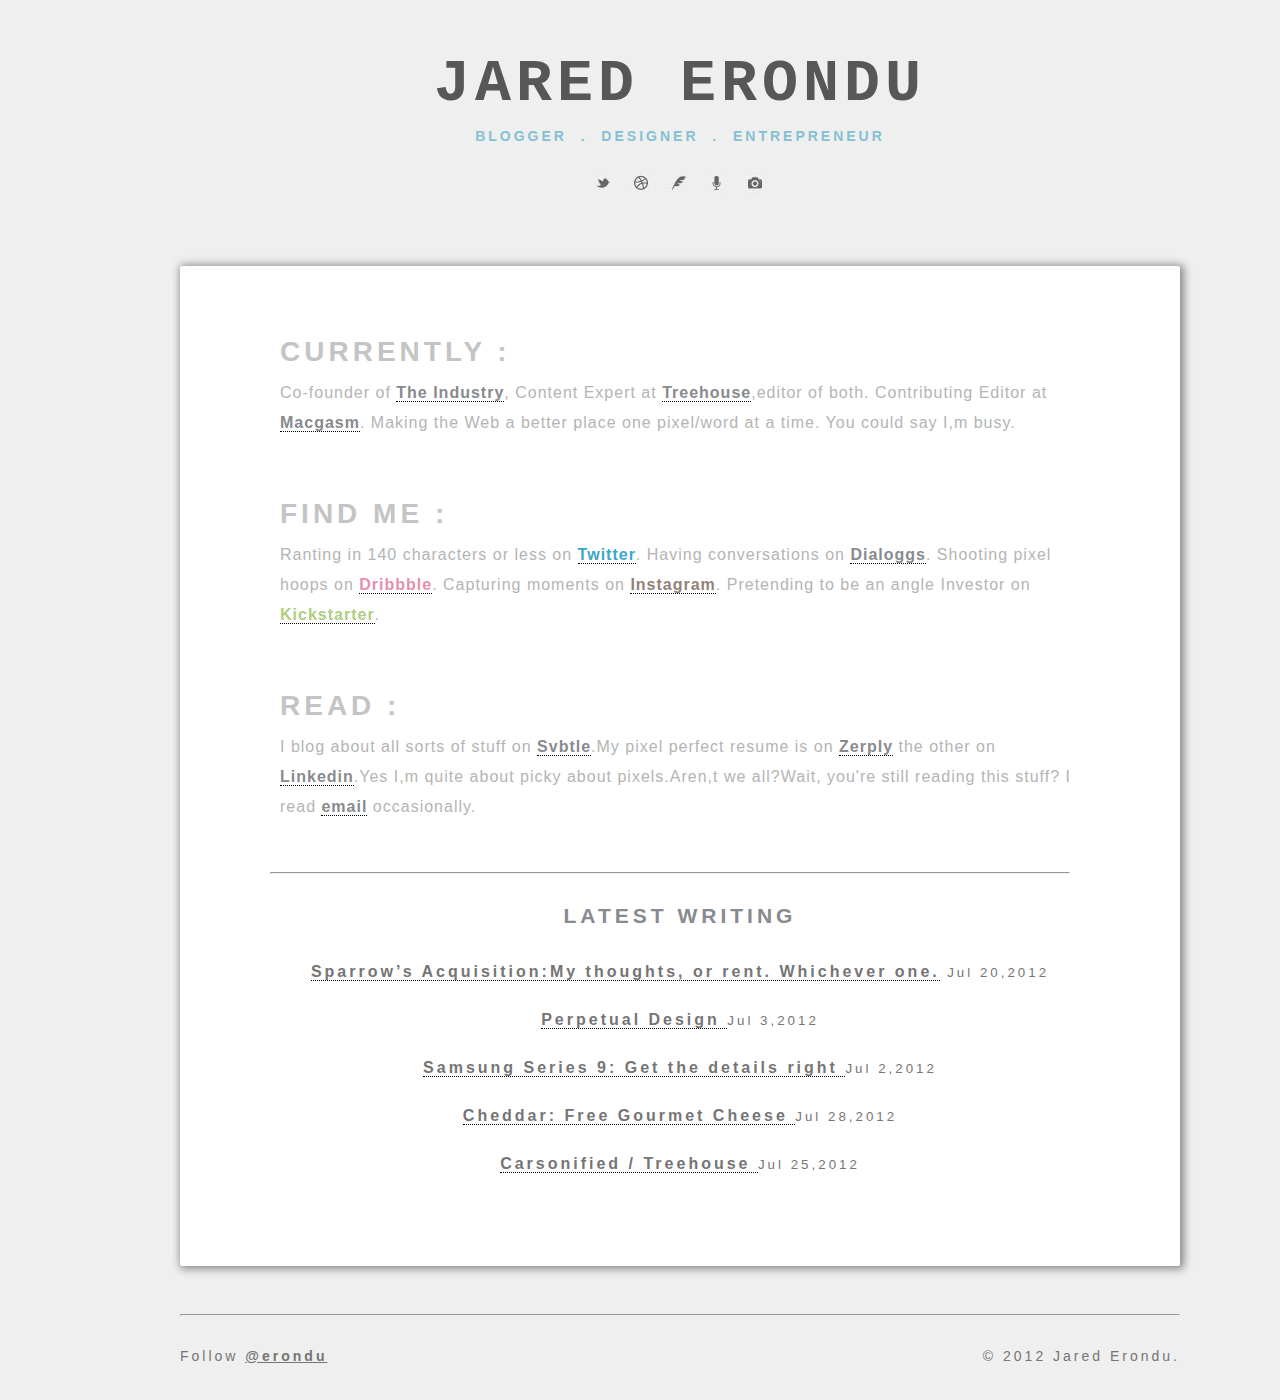
<file: index.html>
<!doctype html>
<html>
	<head>
		<title>Assignment 1 using html & css</title>
		<link type="text/css" rel="stylesheet" href="style.css">
	</head>
	<body>
		<div id="wrapper">
			<header>
				<pre><strong>JARED ERONDU</strong></pre>
				<p><strong>BLOGGER &nbsp;.&nbsp; DESIGNER &nbsp;.&nbsp; ENTREPRENEUR</strong></p>
				<img src="logos.JPG">
			</header>
			<section class="body-part">
				<div class="currently">
					<h1 style="margin-top:30px;">CURRENTLY :</h1>
					<p>Co-founder of <span>The Industry</span>, Content Expert at <span>Treehouse</span>,editor of both. Contributing Editor at <span>Macgasm</span>. Making the Web a better place one pixel/word at a time. You could say I,m busy.</p>
				</div>
				<div class="currently">
					<h1>FIND ME :</h1>
					<p>Ranting in 140 characters or less on <span style="color: #3CA6C7">Twitter</span>. Having conversations on <span style="color: #878A8F">Dialoggs</span>. Shooting pixel hoops on <span style="color: #E58FB0">Dribbble</span>. Capturing moments on <span style="color: #938177">Instagram</span>. Pretending to be an angle Investor on <span style="color: #AECE81">Kickstarter</span>.</p>
				</div>
				<div class="currently">
					<h1>READ :</h1>
					<p>I blog about all sorts of stuff on <span>Svbtle</span>.My pixel perfect resume is on <span>Zerply</span>  the other on <span>Linkedin</span>.Yes I,m quite about picky about pixels.Aren,t we all?Wait, you're still reading this stuff? I read <span>email</span> occasionally.</p>
				</div>
				<div class="hr"><hr></div>
				<div class="latest-wr">
					<h2>LATEST WRITING</h2>
					<p><strong>Sparrow&rsquo;s Acquisition:My thoughts, or rent. Whichever one.</strong> <small>Jul 20,2012</small></p>
					<p><strong>Perpetual Design </strong> <small>Jul 3,2012</small></p>
					<p><strong>Samsung Series 9: Get the details right </strong> <small> Jul 2,2012</small></p>
					<p><strong>Cheddar: Free Gourmet Cheese </strong> <small> Jul 28,2012</small></p>
					<p><strong>Carsonified / Treehouse </strong> <small> Jul 25,2012</small></p>
				</div>
			</section>
			<br><br><br>
			<hr>
			<br><br>
			<footer>
				<div class="leftside">
					<p>Follow <strong><a href="#">@erondu</a></strong></p>
				</div>
				<div class="rightside">
					<p>&copy; 2012 Jared Erondu.</p>
				</div>
			</footer>
		</div>		
	</body>
</html>
</file>
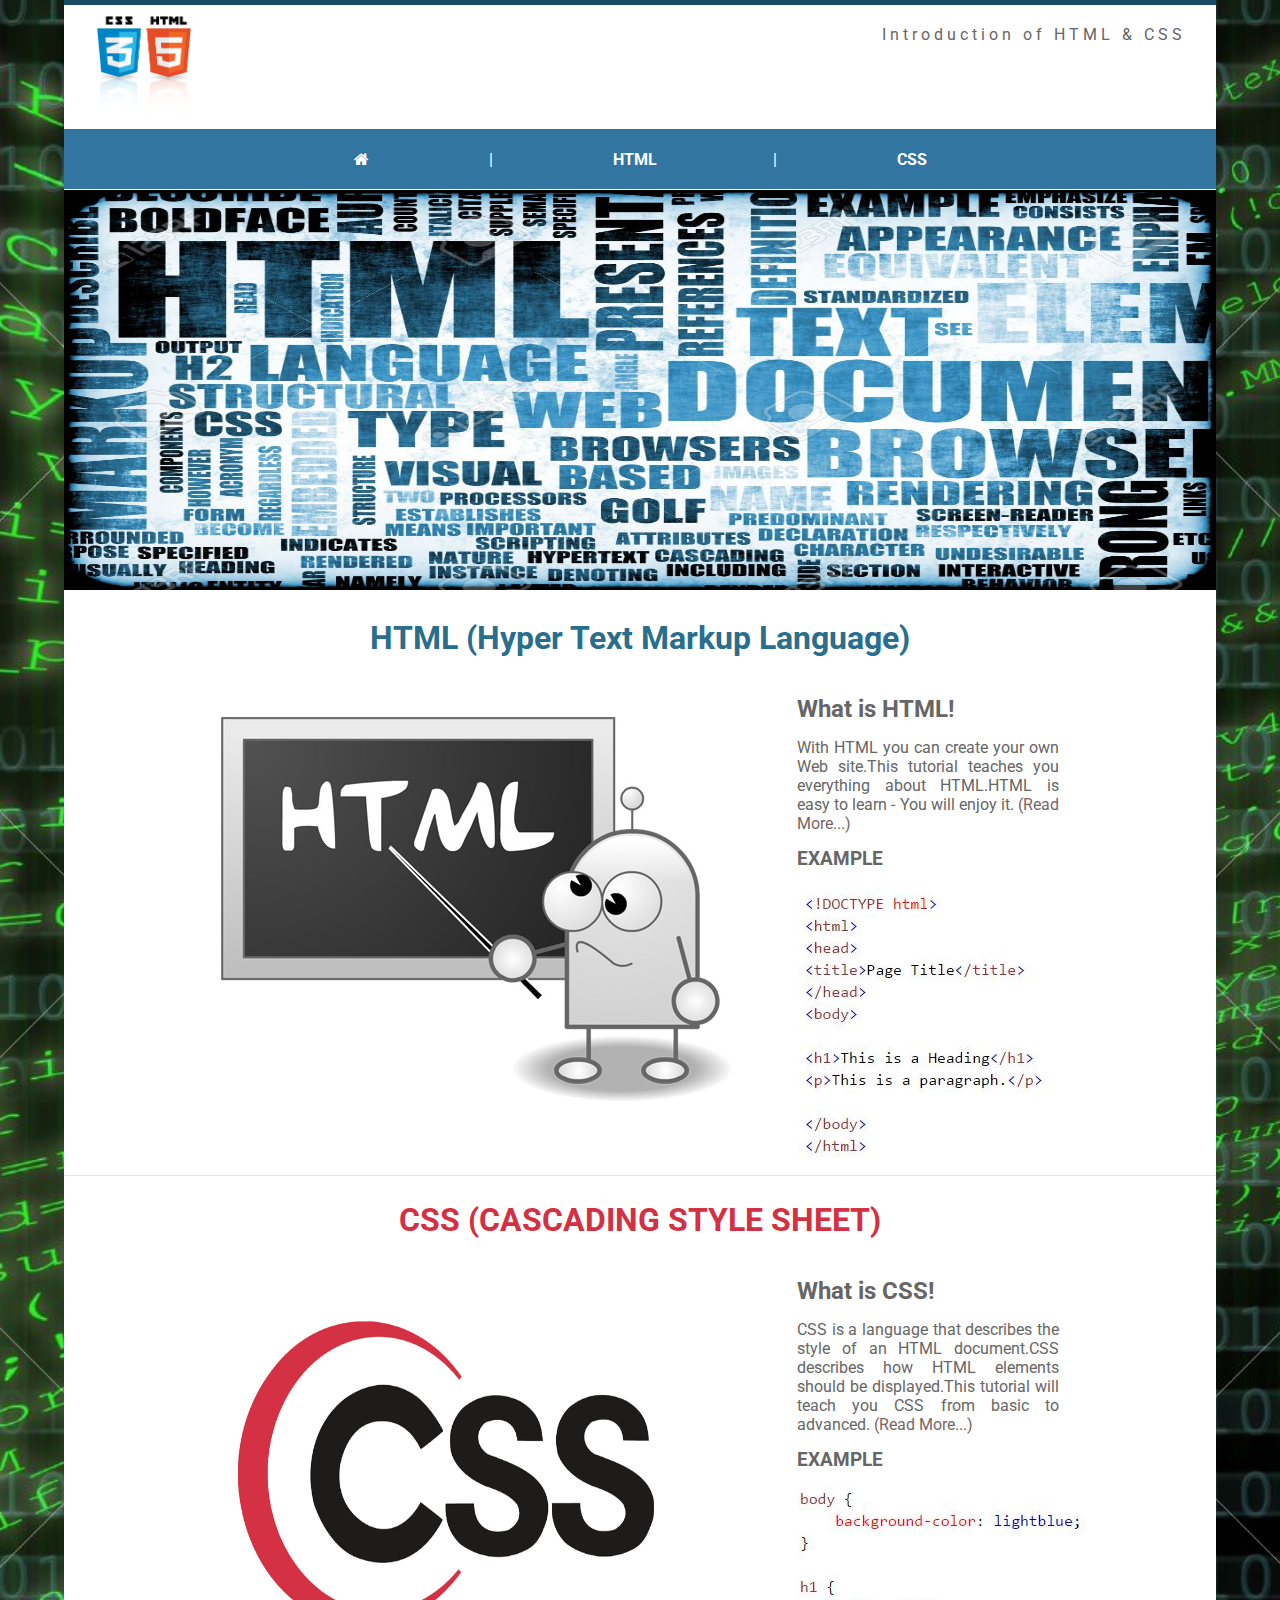
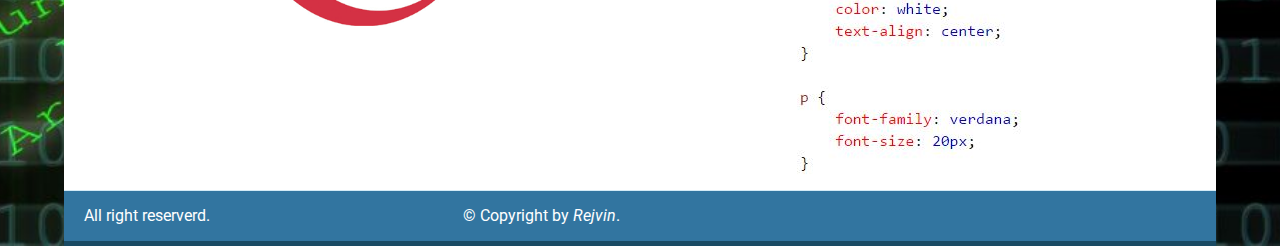
<file: Assignment three/index.html>
<!doctype html>
<html>
	<head>
		<title>Assignment#3 (Home page)</title>
		<link href="https://fonts.googleapis.com/css?family=Roboto:300,300i,400,700" rel="stylesheet">
		<link rel="stylesheet" type="text/css" href="css/font-awesome.min.css">
		<link rel="stylesheet" type="text/css" href="css/style.css">
	</head>
	<body>
		<div class="page-wrapper">
			<!-- Header top area -->
			<header class="header-top-area">
				<div class="header-logo pull-left">
					<img src="img/html_css.jpg" height="100" width="100">
				</div>
				<div class="header-right pull-right">
					<p>Introduction of <span>HTML</span> & <span>CSS</span></p>
				</div>
			</header>
			<div class="clearfix"></div>
			<!-- Navigation area -->
			<nav class="navigation-area">
				<ul>
					<li><a href="index.html"><i class="fa fa-home"></i></a> <span class="spacebar">|</span></li>
					<li><a href="html-page.html">HTML</a><span class="spacebar">|</span></li>
					<li><a href="css-page.html">CSS</a></li>
				</ul>
			</nav>
			<!-- Main body area -->
			<div class="main-body">

				<!-- Background Image area -->
				<section class="background-img-area">
					<div class="background-img">
						<img src="img/slider-img.jpg">
					</div>
				</section>

				<!-- HTML area -->
				<section class="html-body-area">
					<div class="html-body">
						<h1>HTML (Hyper Text Markup Language)</h1>
						<div class="html-body-left pull-left">
							<img src="img/HTML.jpg">
						</div>
						<div class="html-body-right pull-right">
							<h2>What is HTML!</h2>
							<p>With HTML you can create your own Web site.This tutorial teaches you everything about HTML.HTML is easy to learn - You will enjoy it. <a href="html-page.html" style="color:#7A6666;">(Read More...)</a></p>
							<p class="example">
								<h3>EXAMPLE</h3>
								<img src="img/example-html.JPG">
							</p>
						</div>
						<div class="clearfix"></div>
					</div>
				</section>

				<!-- CSS area -->
				<section class="css-body-area">
					<div class="css-body">
						<h1>CSS (CASCADING STYLE SHEET)</h1>
						<div class="css-body-left pull-left">
							<img src="img/CSS_logo.png">
						</div>
						<div class="css-body-right pull-right">
							<h2>What is CSS!</h2>
							<p>CSS is a language that describes the style of an HTML document.CSS describes how HTML elements should be displayed.This tutorial will teach you CSS from basic to advanced. <a href="css-page.html" style="color:#7A6666;">(Read More...)</a></p>
							<p class="example">
								<h3>EXAMPLE</h3>
								<img src="img/example-css.JPG">
							</p>
						</div>
					</div>
				</section>
				<!-- Footer area -->
				<footer class="page-footer-area">
					<div class="page-footer">
						<div class="page-footer-left pull-left">
							<p>All right <span>reserverd.</span></p>
						</div>
						<div class="page-footer-right pull-right">
							<p>&copy; Copyright by <span><i>Rejvin</i>.</span></p>
						</div>
					</div>
				</footer>
			</div>
		</div>		
	</body>
</html>
</file>
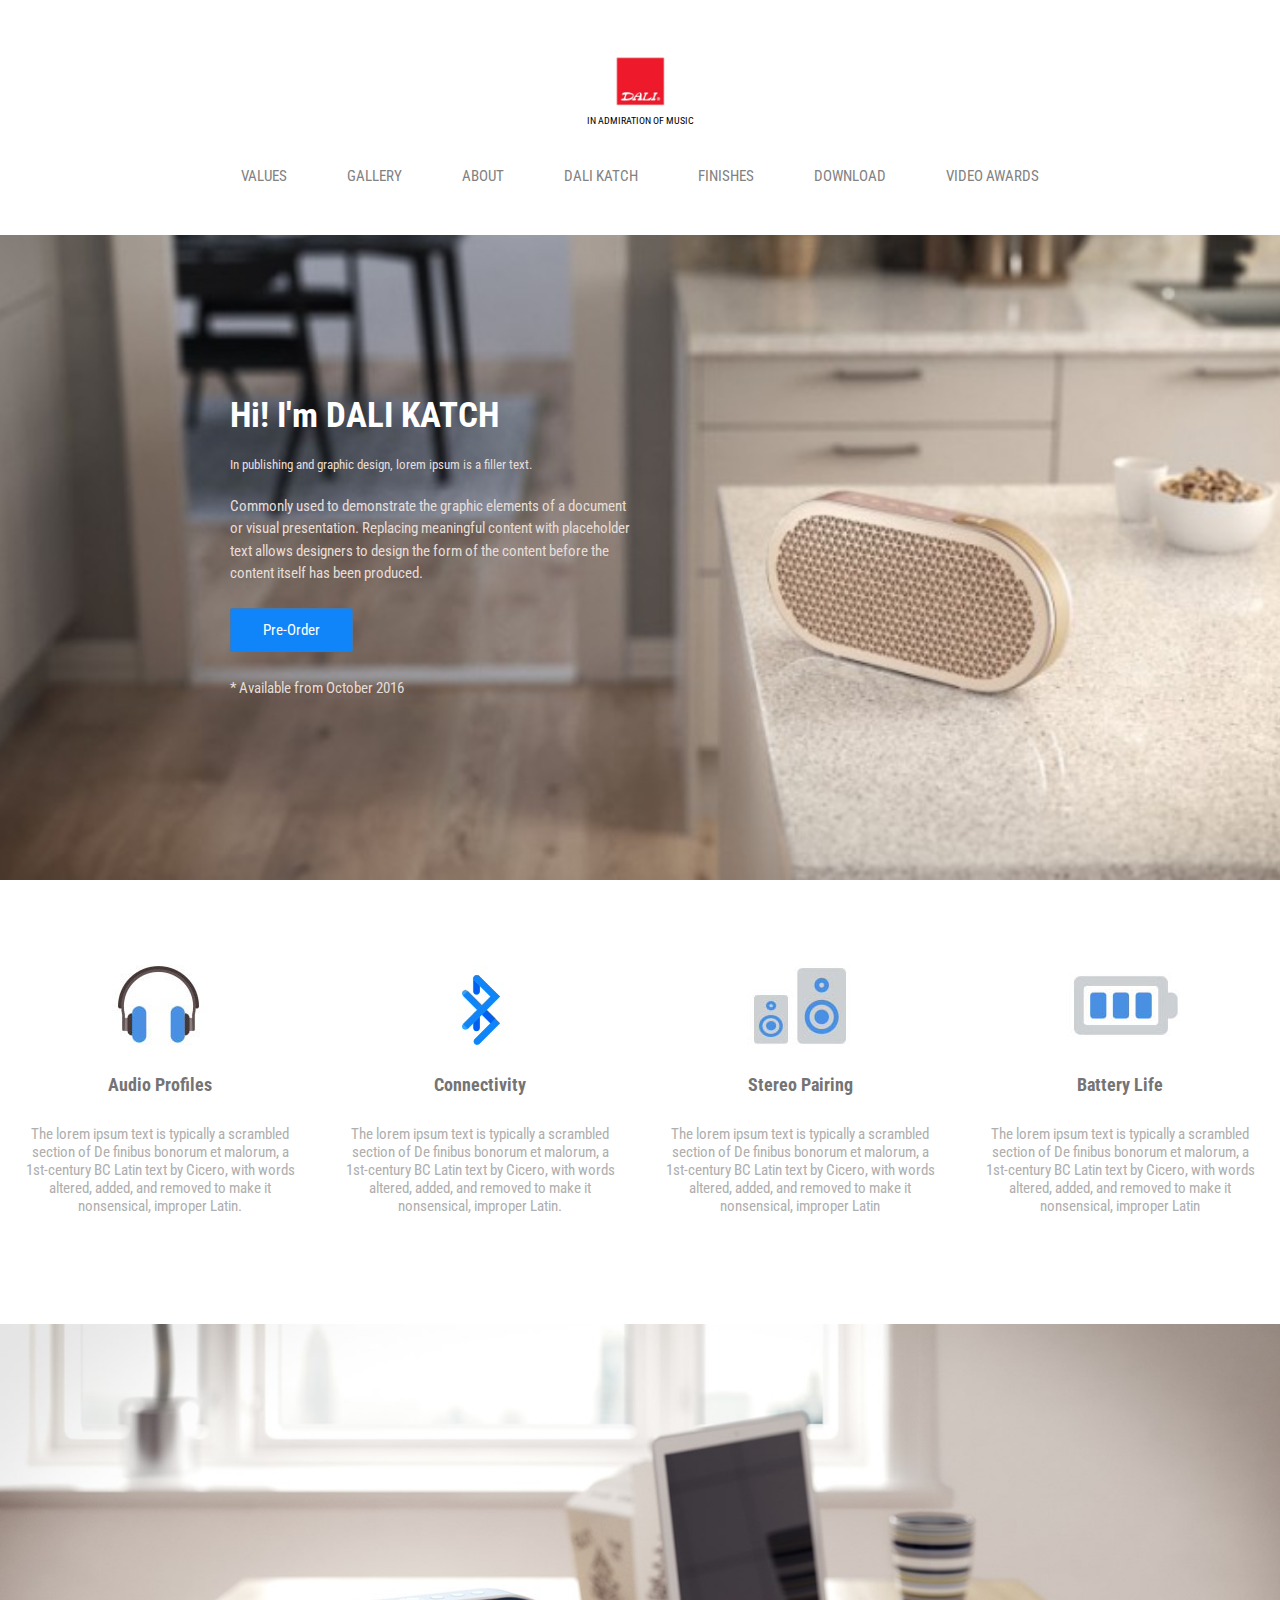
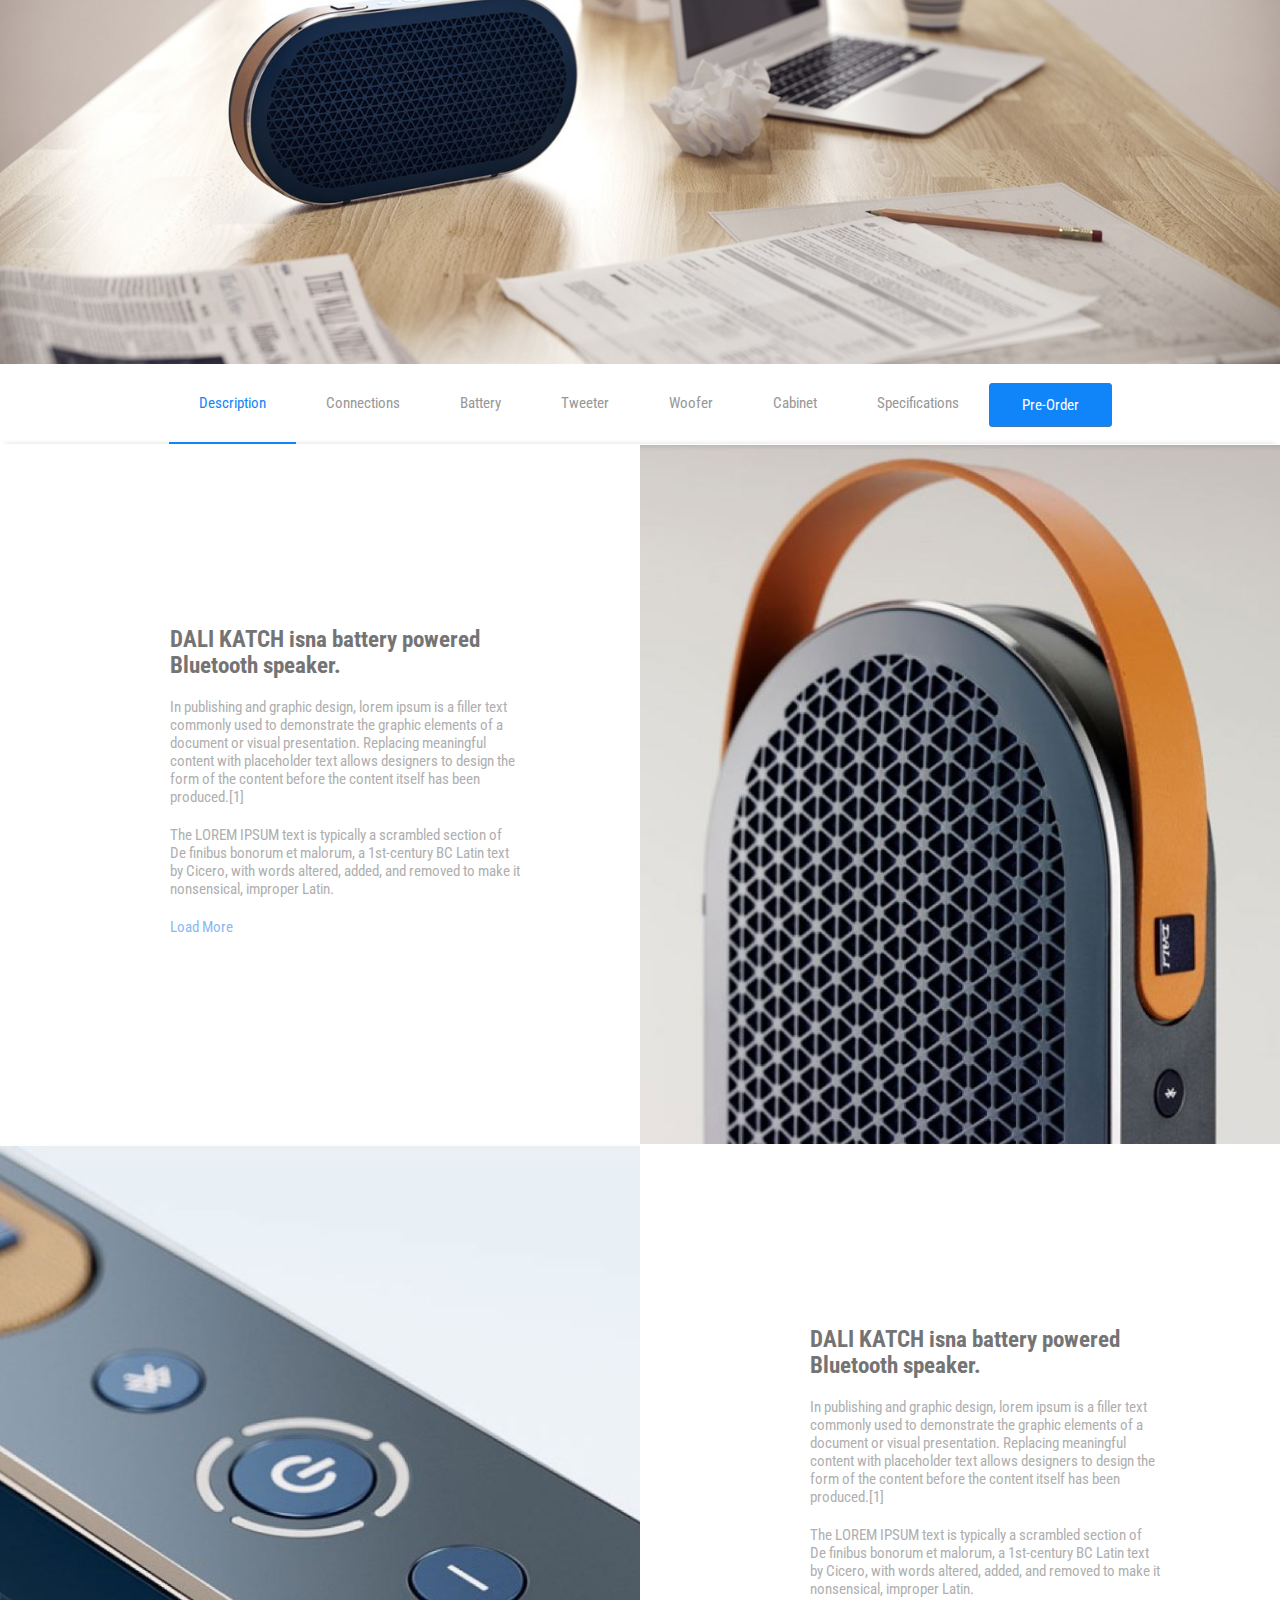
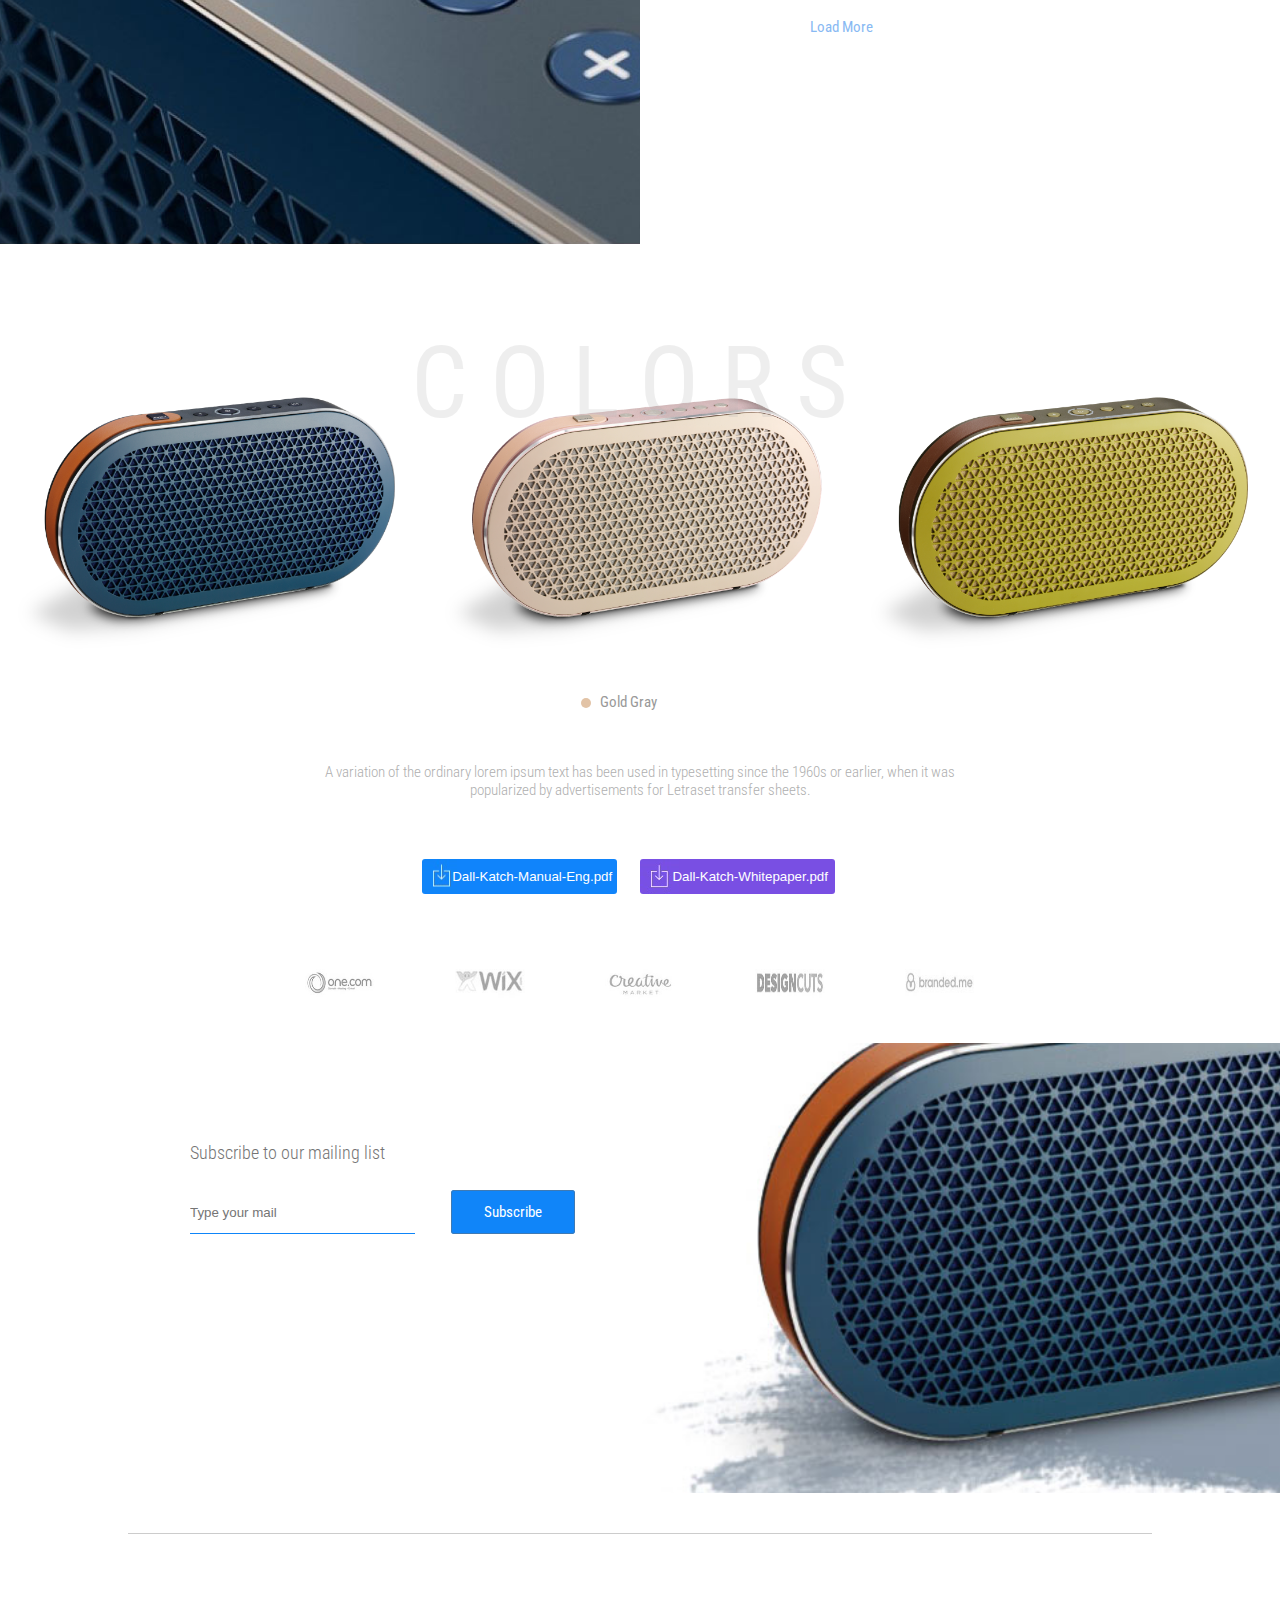
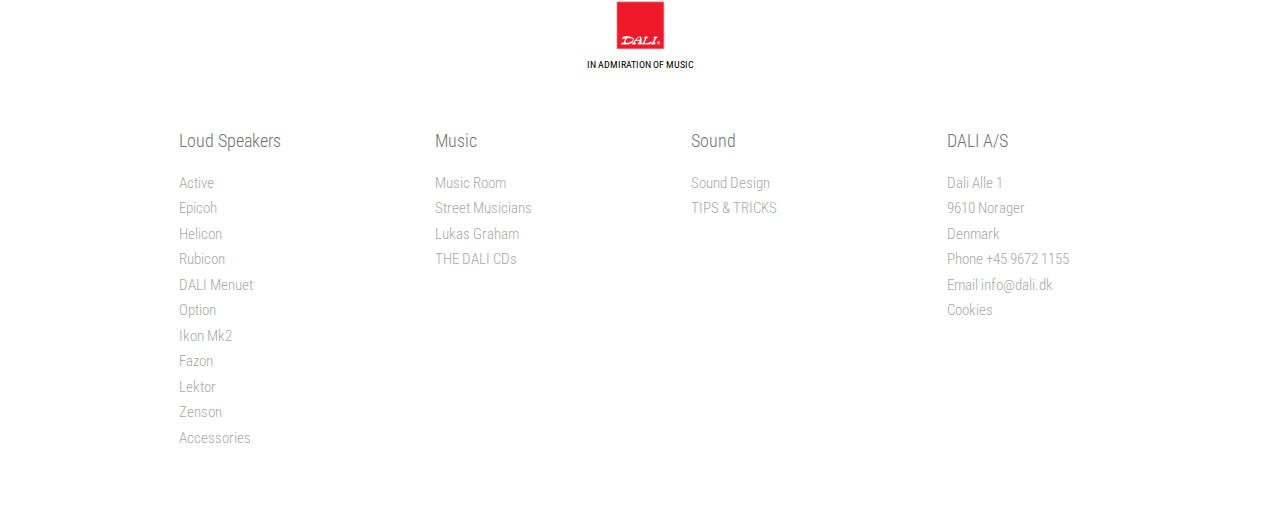
<file: Assignment-five/index.html>
<!doctype html>
<html lang="en">
	<head>
		<meta charset="utf-8">
        <meta http-equiv="X-UA-Compatible" content="IE=edge">
        <meta name="viewport" content="width=device-width, initial-scale=1">
		<title>Assignment #06</title>
		<link href="https://fonts.googleapis.com/css?family=Roboto+Condensed:300,300i,400,400i,700,700i" rel="stylesheet">
		<link href="assets/css/font-awesome.min.css" rel="stylesheet">
		<link href="assets/css/style.css" rel="stylesheet">
		<link href="assets/css/responsive.css" rel="stylesheet">
	</head>
	<body>
		<section class="header-top-area">
			<header>
			    <div class="header-top">
			        <figure class="header-brnd-logo">
					    <img src="assets/img/dali-logo.jpg" alt="header top logo">
				    </figure>
				    <p class="logo-caption upper-text">
				        <small>IN AdMIRATION of MuSIC</small>
				    </p>
			    </div>
				<nav class="first-nav upper-text">
					<ul>
						<li><a href="">values</a></li>
						<li><a href="">gallery</a></li>
						<li><a href="">about</a></li>
						<li><a href="">dali katch</a></li>
						<li><a href="">finishes</a></li>
						<li><a href="">download</a></li>
						<li><a href="">video awards</a></li>
					</ul>
				</nav>
			</header>
		</section>

		<section class="header-background-area">
			<div class="header-background header-bg-img">
			    <div class="header-background-content">
                    <h1 class="header-title">Hi! I'm <span class="upper-text">dali katch</span></h1>
                    <p class="header-paragraph">
                        <small>In publishing and graphic design, lorem ipsum is a filler text.</small>
                        Commonly used to demonstrate the graphic elements of a document or visual presentation. Replacing meaningful content with placeholder text allows designers to design the form of the content before the content itself has been produced.
                    </p>
                    <a class="pre-order-btn" href="#">Pre-Order</a>
                    <p class="order-available-dt">* Available from October 2016</p>
                </div>
            </div>
		</section>
		
		<section class="product-items-area">
			<div class="product-items">
				<!--   Single product item start   -->
				<div class="single-product-item text-center">
					<div class="single-item-bg single-item-img-1"></div>
					<div class="single-item-header">
						<h3>Audio Profiles</h3>
					</div>
					<div class="single-product-item-content">
						<p>
							The lorem ipsum text is typically a scrambled section of De finibus bonorum et malorum, a 1st-century BC Latin text by Cicero, with words altered, added, and removed to make it nonsensical, improper Latin.
						</p>
					</div>
				</div>
				<!--   Single product item end   -->

				<!--   Single product item start   -->
				<div class="single-product-item text-center">
					<div class="single-item-bg single-item-img-2"></div>
					<div class="single-item-header">
						<h3>Connectivity</h3>
					</div>
					<div class="single-product-item-content">
						<p>
							The lorem ipsum text is typically a scrambled section of De finibus bonorum et malorum, a 1st-century BC Latin text by Cicero, with words altered, added, and removed to make it nonsensical, improper Latin.
						</p>
					</div>
				</div>
				<!--   Single product item end   -->

				<!--   Single product item start   -->
				<div class="single-product-item text-center">
					<div class="single-item-bg single-item-img-3"></div>
					<div class="single-item-header">
						<h3>Stereo Pairing</h3>
					</div>
					<div class="single-product-item-content">
						<p>
							The lorem ipsum text is typically a scrambled section of De finibus bonorum et malorum, a 1st-century BC Latin text by Cicero, with words altered, added, and removed to make it nonsensical, improper Latin
						</p>
					</div>
				</div>
				<!--   Single product item end   -->

				<!--   Single product item start   -->
				<div class="single-product-item text-center">
					<div class="single-item-bg single-item-img-4"></div>
					<div class="single-item-header">
						<h3>Battery Life</h3>
					</div>
					<div class="single-product-item-content">
						<p>
							The lorem ipsum text is typically a scrambled section of De finibus bonorum et malorum, a 1st-century BC Latin text by Cicero, with words altered, added, and removed to make it nonsensical, improper Latin
						</p>
					</div>
				</div>
				<!--   Single product item end   -->
			</div>
		</section>

		<section class="middle-backgroud-area">
			<div class="middle-backgroud middle-bg-img"></div>
		</section>

		<section class="product-description-navbar">
			<nav class="second-nav">
				<ul>
					<li class="active"><a href="#">Description</a></li>
					<li><a href="#">Connections</a></li>
					<li><a href="#">Battery</a></li>
					<li><a href="#">Tweeter</a></li>
					<li><a href="#">Woofer</a></li>
					<li><a href="#">Cabinet</a></li>
					<li><a href="#">Specifications</a></li>
					<li><a href="#">Pre-Order</a></li>
				</ul>
			</nav>
		</section>
		
		<section class="product-description-area">
		    <div class="product-description">
                <!--    single-product-description start    -->
		        <div class="single-product-description">
		            <div class="single-product-description-content">
		                <h2 class="single-product-description-title">
		                    <span class="upper-text">dali katch</span> isna battery powered Bluetooth speaker.
		                </h2>
		                <div class="padding-10"></div>
		                <p class="single-product-description-para">
		                    In publishing and graphic design, lorem ipsum is a filler text commonly used to demonstrate the graphic elements of a document or visual presentation. Replacing meaningful content with placeholder text allows designers to design the form of the content before the content itself has been produced.[1]
                            <div class="padding-10"></div>
                            The <span class="upper-text">lorem ipsum</span> text is typically a scrambled section of De finibus bonorum et malorum, a 1st-century BC Latin text by Cicero, with words altered, added, and removed to make it nonsensical, improper Latin.
		                </p>
		                <div class="padding-10"></div>
		                <a href="" class="single-product-description-btn">Load More</a>
		            </div>
		            <div class="single-product-description-img s-des-img-1"></div>
		        </div>
		        <!--    single-product-description end    -->
		        <!--    single-product-description start    -->
		        <div class="single-product-description">
                    <div class="single-product-description-img1 s-des-img-2"></div>
		            <div class="single-product-description-content1">
		                <h2 class="single-product-description-title">
		                    <span class="upper-text">dali katch</span> isna battery powered Bluetooth speaker.
		                </h2>
		                <div class="padding-10"></div>
		                <p class="single-product-description-para">
		                    In publishing and graphic design, lorem ipsum is a filler text commonly used to demonstrate the graphic elements of a document or visual presentation. Replacing meaningful content with placeholder text allows designers to design the form of the content before the content itself has been produced.[1]
                            <div class="padding-10"></div>
                            The <span class="upper-text">lorem ipsum</span> text is typically a scrambled section of De finibus bonorum et malorum, a 1st-century BC Latin text by Cicero, with words altered, added, and removed to make it nonsensical, improper Latin.
		                </p>
		                <div class="padding-10"></div>
		                <a href="" class="single-product-description-btn">Load More</a>
		            </div>
		        </div>
		        <!--    single-product-description end    -->
		    </div>
		</section>
		
		<section class="product-colors-area">
            <div class="product-item-colors">
               <span class="color-text upper-text">colors</span>
                <figure>
                    <img class="gray" src="assets/img/sample-item-3.png" alt="">
                    <img class="pink" src="assets/img/sample-item-2.png" alt="">
                    <img class="yellow" src="assets/img/sample-item-1.png" alt="">
                </figure>
                
            </div> 
            <div class="gold-gray">
                <p class="gold-gray-dot">Gold Gray</p>
            </div> 
            <div class="product-color-content">
                <p>
                    A variation of the ordinary lorem ipsum text has been used in typesetting since the 1960s or earlier, when it was popularized by advertisements for Letraset transfer sheets.
                </p>
            </div>
            <div class="color-pdf-btn" >
                <button class="manual-btn manual-btn-img"><span></span>Dall-Katch-Manual-Eng.pdf</button>
                <button class="whitepaper-btn whitepaper-btn-img"><span>Dall-Katch-Whitepaper.pdf</span></button>
            </div> 
            <div class="product-color-brand-name">
                <a href="" class="single-brand-name">
                    <img src="assets/img/single-brand-img-1.png" alt="">
                </a>
                <a href="" class="single-brand-name">
                    <img src="assets/img/single-brand-img-2.png" alt="">
                </a>
                <a href="" class="single-brand-name">
                    <img src="assets/img/single-brand-img-3.png" alt="">
                </a>
                <a href="" class="single-brand-name">
                    <img src="assets/img/single-brand-img-4.png" alt="">
                </a>
                <a href="" class="single-brand-name">
                    <img src="assets/img/single-brand-img-5.png" alt="">
                </a>
            </div>
		</section>
		
		<section class="mail-subscribe-area">
		    <div class="mail-subscribe-content">
		        <div class="mail-subscribe-title">
		            <h3>Subscribe to our mailing list</h3>
                    <form action="index.html">
                        <input type="email" placeholder="Type your mail"><a href="" class="pre-order-btn subscribe-btn">Subscribe</a>
                    </form>
		        </div>
		    </div>
		    <div class="mail-subscribe-bg mail-subscribe-bg-img"></div>
		</section>
		
		<div class="hr"></div>
		
		<section class="footer-area">
		    <footer>
		        <div class="footer-top">
		            <figure class="header-brnd-logo">
					    <img src="assets/img/dali-logo.jpg" alt="header top logo">
				    </figure>
				    <p class="logo-caption upper-text"><small>in admiration of music</small></p>
		        </div>
		        <div class="footer-bottom">
		            <div class="single-footer-bottom-item">
		                <ul><h3>Loud Speakers</h3>
		                    <li><a href="">Active</a></li>
		                    <li><a href="">Epicoh</a></li>
		                    <li><a href="">Helicon</a></li>
		                    <li><a href="">Rubicon</a></li>
		                    <li><a href=""><span class="upper-text">dali</span> Menuet</a></li>
		                    <li><a href="">Option</a></li>
		                    <li><a href="">Ikon Mk2</a></li>
		                    <li><a href="">Fazon</a></li>
		                    <li><a href="">Lektor</a></li>
		                    <li><a href="">Zenson</a></li>
		                    <li><a href="">Accessories</a></li>
		                </ul>
		            </div>
		            <div class="single-footer-bottom-item">
		                <ul><h3>Music</h3> 
		                    <li><a href="">Music Room</a></li>
		                    <li><a href="">Street Musicians</a></li>
		                    <li><a href="">Lukas Graham</a></li>
		                    <li><a href=""><span class="upper-text">the dali cd</span>s</a></li>
		                </ul>
		            </div>
		            <div class="single-footer-bottom-item">
		                <ul><h3>Sound</h3>
		                    <li><a href="">Sound Design</a></li>
		                    <li><a href=""><span class="upper-text">tips & tricks</span></a></li>
		                </ul>
		            </div>
		            <div class="single-footer-bottom-item">
                        <ul><span class="upper-text"><h3>dali a/s</h3></span>
		                    <li><a href="">Dali Alle 1</a></li>
		                    <li><a href="">9610 Norager</a></li>
		                    <li><a href="">Denmark</a></li>
		                    <li><a href="">Phone +45 9672 1155</a></li>
		                    <li><a href="">Email info@dali.dk</a></li>
		                    <li><a href="">Cookies</a></li>
		                </ul>
		            </div>
		        </div>
		    </footer>
		</section>

	
		<script src="assets/js/jquery.min.js"></script>
	</body>
</html>
</file>
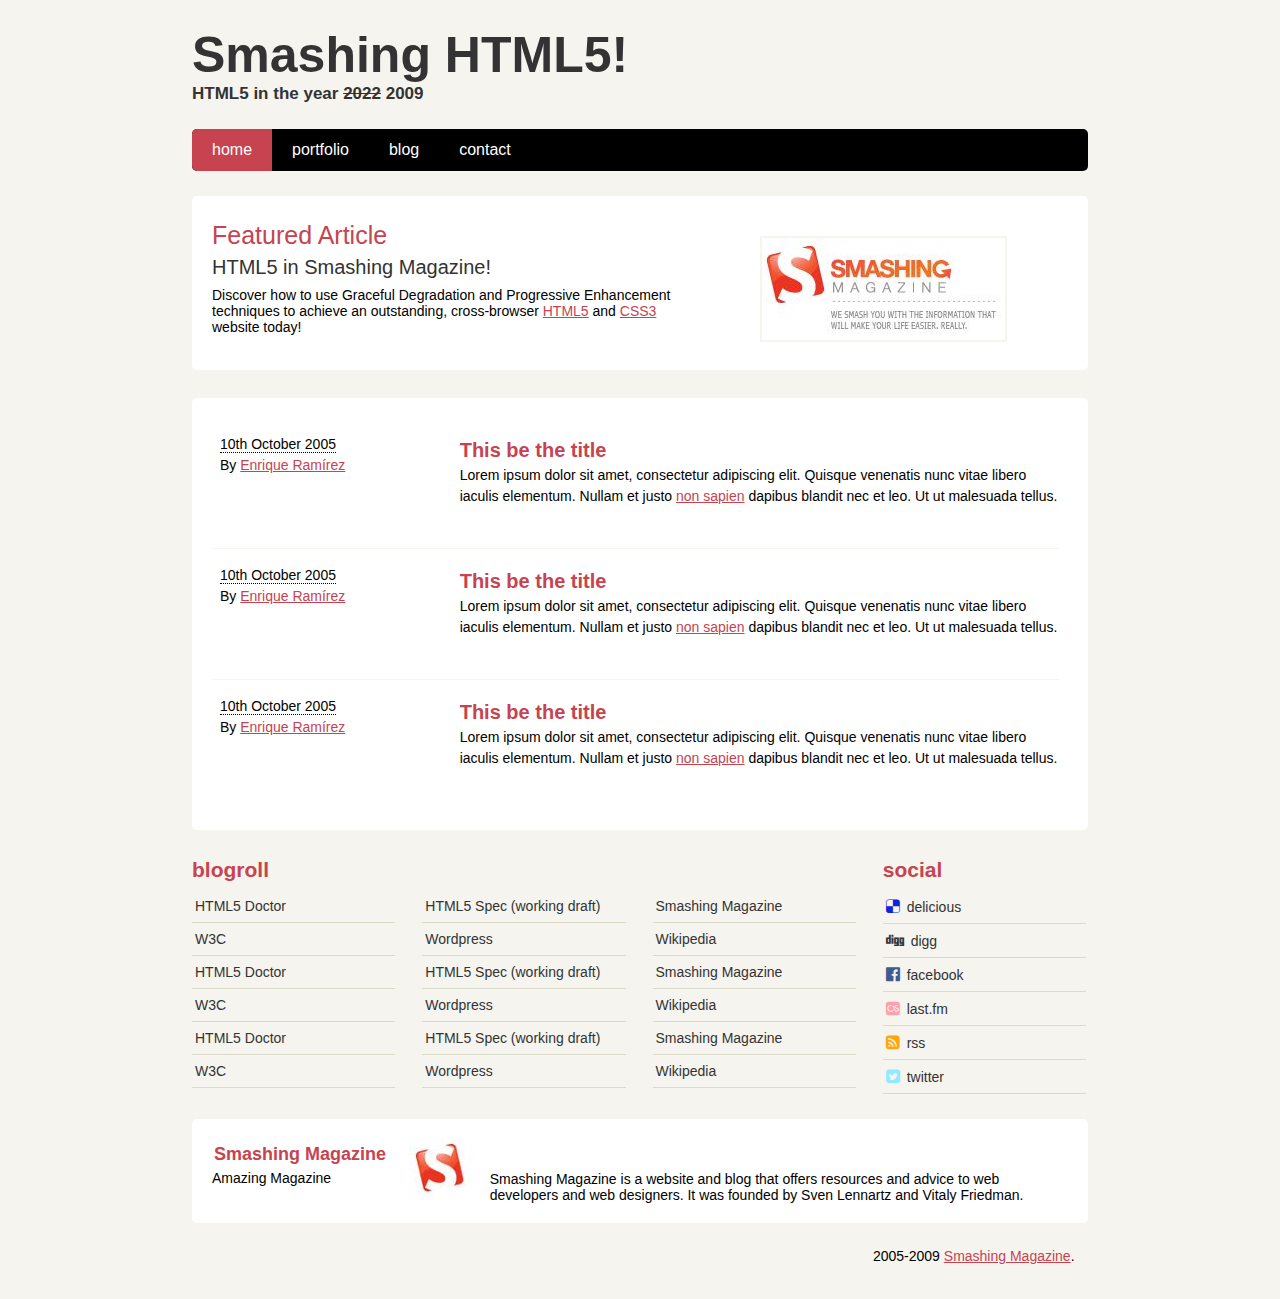
<file: Assignment-four/index.html>
<!DOCTYPE html>
<html lang="en">
    <head>
        <meta charset="utf-8">
        <meta http-equiv="X-UA-Compatible" content="IE=edge">
        <meta name="viewport" content="width=device-width, initial-scale=1">

        <title>Assignment #05</title>
        
        <link href="assets/css/font-awesome.min.css" rel="stylesheet">
        <link href="assets/css/style.css" rel="stylesheet">
        <link href="assets/css/responsive.css" rel="stylesheet">
    </head>
    <body>
        <section class="section-gray">
            <div class="wrapper">
                <header>
                    <div class="heading-top">
                        <h1><a href="">
                            Smashing HTML5!
                            <strong>HTML5 in the year <del>2022</del> 2009</strong>
                            </a>
                        </h1>
                    </div>
                    <div class="section-margin"></div>
                    <nav>
                        <ul>
                            <li class="active"><a href="#">home</a></li>
                            <li><a href="#">portfolio</a></li>
                            <li><a href="#">blog</a></li>
                            <li><a href="#">contact</a></li>
                        </ul>
                    </nav>
                </header>
                <div class="section-margin"></div>
                <aside>
                    <div class="aside-left pull-left">
                        <hgroup>
                            <h2>Featured Article</h2>
                            <h3>
                                <a href="">HTML5 in Smashing Magazine!</a>
                            </h3>
                        </hgroup>
                        <p>
                            Discover how to use Graceful Degradation and Progressive Enhancement techniques to achieve an outstanding, cross-browser <a href="">HTML5</a> and <a href="">CSS3</a> website today!
                        </p>
                    </div>
                    <div class="aside-right pull-right">
                        <figure>
                            <img src="assets/img/logo-aside.JPG">
                        </figure>
                    </div>
                </aside>
                <div class="clearfix"></div>
                <div class="section-margin"></div>
                
                <div class="section-items">
                    <div class="single-section-item">
                        <div class="single-section-item-left pull-left">
                            <p>      
                                <span>10th October 2005</span><br/>
                                By <a href="">Enrique Ramírez</a>
                            </p>
                        </div>
                        <div class="single-section-item-right pull-right">
                            <h2>
                                <a href="">This be the title</a>
                            </h2>
                            <p>
                                Lorem ipsum dolor sit amet, consectetur adipiscing elit. Quisque venenatis nunc vitae libero iaculis elementum. Nullam et justo <a href="">non sapien</a> dapibus blandit nec et leo. Ut ut malesuada tellus.
                            </p>
                        </div>
                    </div>
                    <div class="clearfix"></div>
                    <div class="single-border"></div>
                    <div class="single-section-item">
                        <div class="single-section-item-left pull-left">
                            <p>      
                                <span>10th October 2005</span><br/>
                                By <a href="">Enrique Ramírez</a>
                            </p>
                        </div>
                        <div class="single-section-item-right pull-right">
                            <h2>
                                <a href="">This be the title</a>
                            </h2>
                            <p>
                                Lorem ipsum dolor sit amet, consectetur adipiscing elit. Quisque venenatis nunc vitae libero iaculis elementum. Nullam et justo <a href="">non sapien</a> dapibus blandit nec et leo. Ut ut malesuada tellus.
                            </p>
                        </div>
                    </div>
                    <div class="clearfix"></div>
                    <div class="single-border"></div>
                    <div class="single-section-item">
                        <div class="single-section-item-left pull-left">
                            <p>      
                                <span>10th October 2005</span><br/>
                                By <a href="">Enrique Ramírez</a>
                            </p>
                        </div>
                        <div class="single-section-item-right pull-right">
                            <h2>
                                <a href="">This be the title</a>
                            </h2>
                            <p>
                                Lorem ipsum dolor sit amet, consectetur adipiscing elit. Quisque venenatis nunc vitae libero iaculis elementum. Nullam et justo <a href="">non sapien</a> dapibus blandit nec et leo. Ut ut malesuada tellus.
                            </p>
                        </div>
                    </div>
                </div>
                <div class="section-margin"></div>

                <div class="social-section-items">
                    <div class="single-social-item" style="margin-left: 0px;">
                        <div class="social-item-title">
                            <h2>blogroll</h2>
                        </div>
                        <ul>
                            <li><a href="">HTML5 Doctor</a></li>
                            <li><a href="">W3C</a></li>
                            <li><a href="">HTML5 Doctor</a></li>
                            <li><a href="">W3C</a></li>
                            <li><a href="">HTML5 Doctor</a></li>
                            <li><a href="">W3C</a></li>
                        </ul>
                    </div>

                    <div class="single-social-item single-social-item-res">
                        <div class="social-item-title">
                            <h2>&nbsp;</h2>
                        </div>
                        <ul>
                            <li><a href="">HTML5 Spec (working draft)</a></li>
                            <li><a href="">Wordpress</a></li>
                            <li><a href="">HTML5 Spec (working draft)</a></li>
                            <li><a href="">Wordpress</a></li>
                            <li><a href="">HTML5 Spec (working draft)</a></li>
                            <li><a href="">Wordpress</a></li>
                        </ul>
                    </div>

                    <div class="single-social-item">
                        <div class="social-item-title">
                            <h2>&nbsp;</h2>
                        </div>
                        <ul>
                            <li><a href="">Smashing Magazine</a></li>
                            <li><a href="">Wikipedia</a></li>
                            <li><a href="">Smashing Magazine</a></li>
                            <li><a href="">Wikipedia</a></li>
                            <li><a href="">Smashing Magazine</a></li>
                            <li><a href="">Wikipedia</a></li>
                        </ul>
                    </div>

                    <div class="single-social-item single-social-item-padding">
                        <div class="social-item-title">
                            <h2>social</h2>
                        </div>
                        <ul>
                            <li>
                                <a href="">
                                    <i class="fa fa-delicious" aria-hidden="true"></i>
                                    <span>delicious</span>
                                </a>
                            </li>
                            <li>
                                <a href="">
                                    <i class="fa fa-digg" aria-hidden="true"></i>
                                    <span>digg</span>
                                </a>
                            </li>
                            <li>
                                <a href="">
                                    <i class="fa fa-facebook-official" aria-hidden="true"></i>
                                    <span>facebook</span>
                                </a>
                            </li>
                            <li>
                                <a href="">
                                    <i class="fa fa-lastfm-square" aria-hidden="true"></i>
                                    <span>last.fm</span>
                                </a>
                            </li>
                            <li>
                                <a href="">
                                    <i class="fa fa-rss-square" aria-hidden="true"></i>
                                    <span>rss</span>
                                </a>
                            </li>
                            <li>
                                <a href="">
                                    <i class="fa fa-twitter-square" aria-hidden="true"></i>
                                    <span>twitter</span>
                                </a>
                            </li>
                        </ul>
                    </div>
                </div>
                <div class="clearfix"></div>
                <div class="section-margin"></div>

                <div class="footer-top-area">
                    <div class="footer-top-title">
                        <h2><a href="">Smashing Magazine</a></h2>
                        <p>Amazing Magazine</p>
                    </div>
                    <div class="footer-top-logo">
                        <img src="assets/img/logo-footertop.JPG">
                    </div>
                    <div class="footer-top-para">
                        <p>
                            Smashing Magazine is a website and blog that offers resources and advice to web developers and web designers. It was founded by Sven Lennartz and Vitaly Friedman.
                        </p>
                    </div>
                </div>
                <div class="section-margin"></div>

                <footer>
                    <p>2005-2009 <a href="">Smashing Magazine</a>.</p>
                </footer>
            </div>
		</section>
    </body>
</html>
</file>
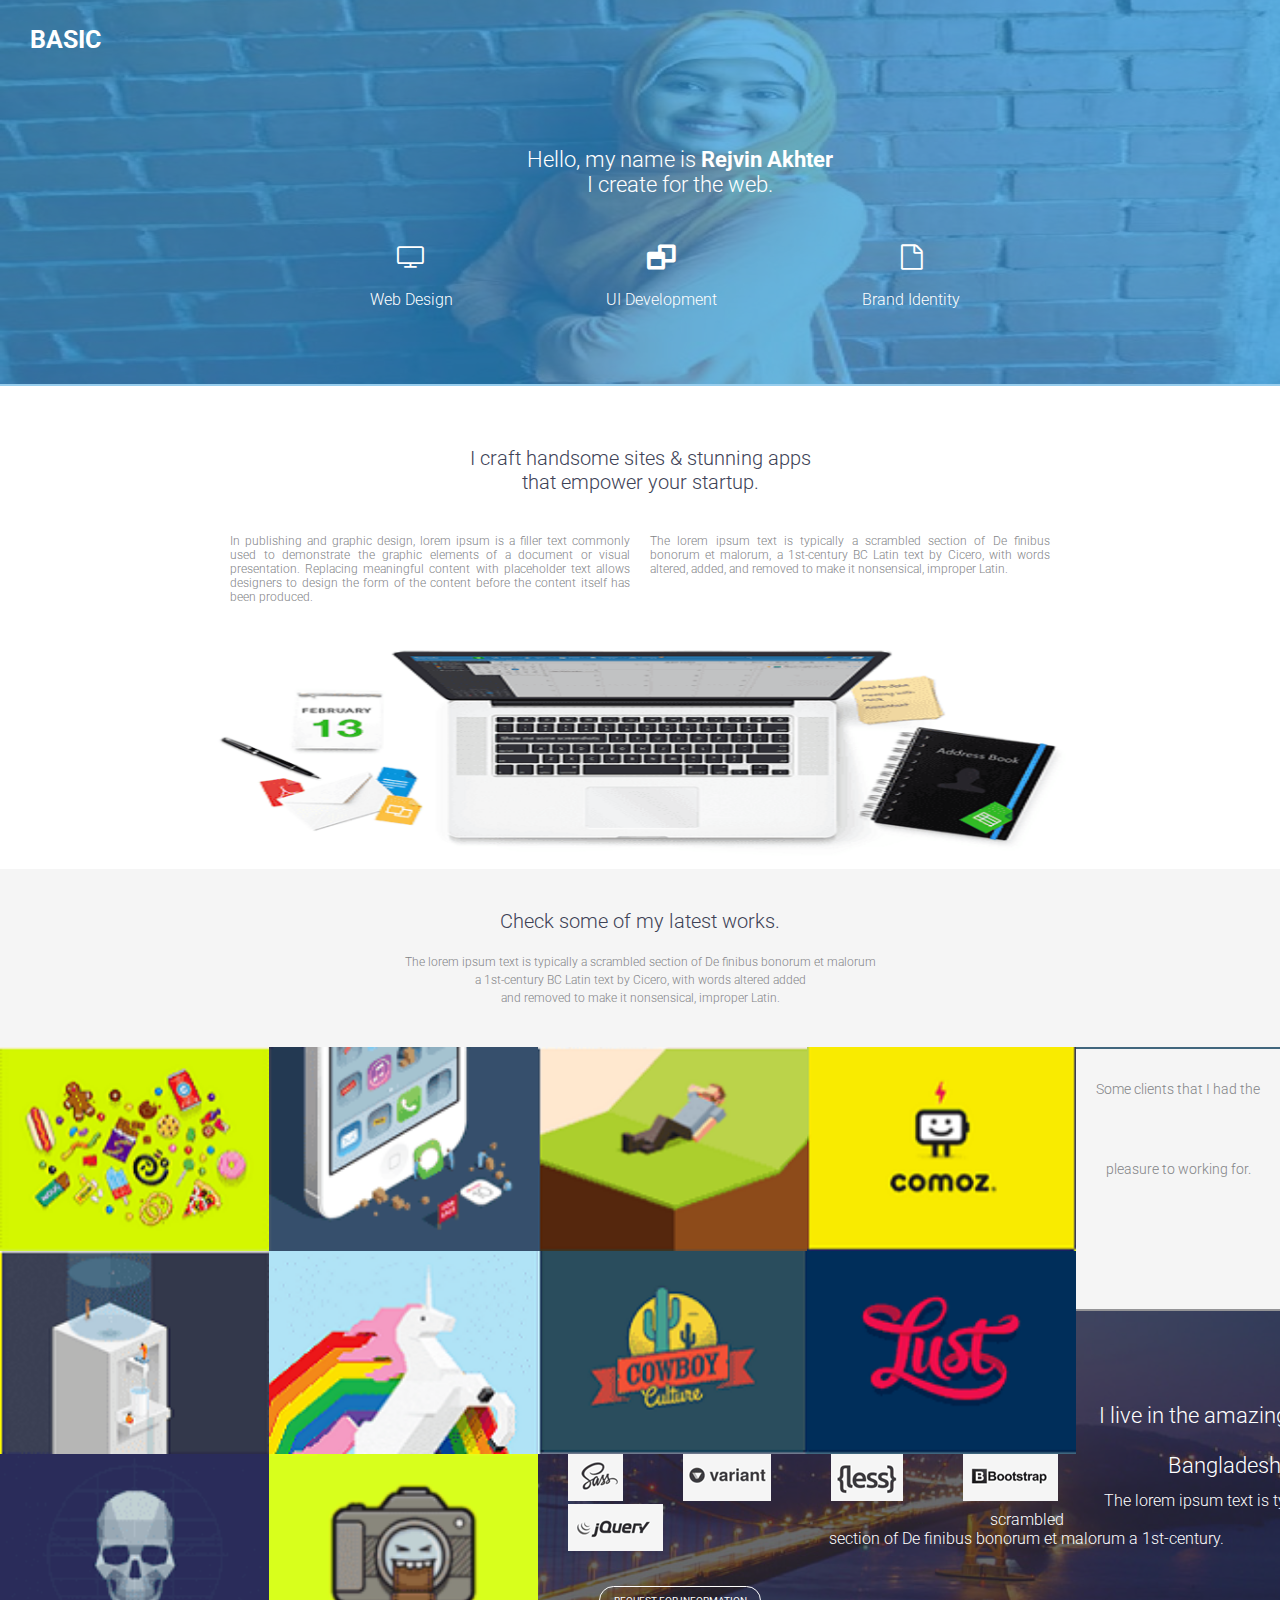
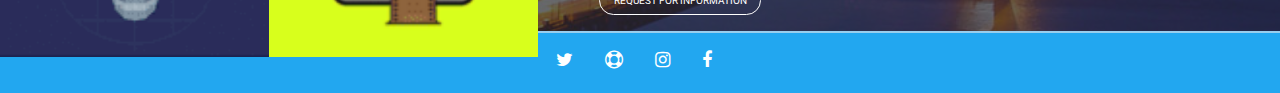
<file: Assignment-two/index.html>
<!DOCTYPE html>
   <html>
    <head>
        <title>Assignment#2 with html & css</title>
        <style>@import url('https://fonts.googleapis.com/css?family=Roboto:100,300,400');</style>
        <link rel="stylesheet" type="text/css" href="css/font-awesome.min.css">
        <link rel="stylesheet" type="text/css" href="css/style.css">
    </head>
    <body>
    	<section class="header_area">        
       		<div class="header">
              <h1>BASIC</h1> 
              <p>Hello, my name is <span>Rejvin Akhter</span><br>
                I create for the web.
              </p>
              <div class="achivements">
                <div class="single_achivement">
                    <a href="">
                      <i class="fa fa-television" aria-hidden="true"></i>
                      <h2>Web Design</h2>
                    </a>
                </div>
                <div class="single_achivement">
                    <a href="">
                      <i class="fa fa-window-restore" aria-hidden="true"></i>
                      <h2>UI Development</h2>
                    </a>
                </div>
                <div class="single_achivement">
                    <a href="">
                      <i class="fa fa-file-o" aria-hidden="true"></i>
                      <h2>Brand Identity</h2>
                    </a>
                </div>
              </div>
       		</div>
       </section>
       <section class="stratup_area">
          <div class="stratup">
            <h2>I craft handsome sites & stunning apps<br>
                that empower your startup.
            </h2>
            <div class="startup_left">
                <p>In publishing and graphic design, lorem ipsum is a filler text commonly used to demonstrate the graphic elements of a document or visual presentation. Replacing meaningful content with placeholder text allows designers to design the form of the content before the content itself has been produced.</p>
            </div>
            <div class="startup_right">
                <p>The lorem ipsum text is typically a scrambled section of De finibus bonorum et malorum, a 1st-century BC Latin text by Cicero, with words altered, added, and removed to make it nonsensical, improper Latin.
              </p>
            </div>
            <img src="img/startup.png">
          </div>
       </section>
       <section class="latest_works_area">
          <div class="latest_works">
              <h2>Check some of my latest works.</h2>
              <p>The lorem ipsum text is typically a scrambled section of De finibus bonorum et malorum<br>a 1st-century BC Latin text by Cicero, with words altered added<br>and removed to make it nonsensical, improper Latin.</p>
              <div class="latest_image">
                  <div class="latest_single_image">
                    <img src="img/latest_image1.png">
                  </div>
                  <div class="latest_single_image">
                    <img src="img/latest_image2.png">
                  </div>
                  <div class="latest_single_image">
                    <img src="img/latest_image3.png">
                  </div>
                  <div class="latest_single_image">
                    <img src="img/latest_image4.png">
                  </div>
                  <div class="latest_single_image">
                    <img src="img/latest_image5.png">
                  </div>
                  <div class="latest_single_image">
                    <img src="img/latest_image6.png">
                  </div>
                  <div class="latest_single_image">
                    <img src="img/latest_image7.png">
                  </div>
                  <div class="latest_single_image">
                    <img src="img/latest_image8.png">
                  </div>
                  <div class="latest_single_image">
                    <img src="img/latest_image9.png">
                  </div>
                  <div class="latest_single_image">
                    <img src="img/latest_image10.png">
                  </div>
              </div>
              <div class="single_para">Some clients that I had the pleasure to working for.</div>
              <div class="latest_logos">
                  <div class="latest_single_logo">
                    <img src="img/latest_logo1.png">
                  </div>
                  <div class="latest_single_logo">
                    <img src="img/latest_logo2.png">
                  </div>
                  <div class="latest_single_logo">
                    <img src="img/latest_logo3.png">
                  </div>
                  <div class="latest_single_logo">
                    <img src="img/latest_logo4.png">
                  </div>
                  <div class="latest_single_logo">
                    <img src="img/latest_logo5.png">
                  </div>
              </div>
          </div>
       </section>
       <section class="footer_area">        
          <div class="footer_up"> 
              <p><span>I live in the amazing ......... Bangladesh</span><br>
                The lorem ipsum text is typically a scrambled<br> section of De finibus bonorum et malorum a 1st-century.
              </p><br><br>
              <div class="request-info">request for information</div>
		 </div>
       </section>
       <section class="footer">
          <div class="footer_down">
            <ul>
              <li><a href=""><i class="fa fa-twitter" aria-hidden="true"></i></a></li>
              <li><a href=""><i class="fa fa-life-ring" aria-hidden="true"></i></a></li>
              <li><a href=""><i class="fa fa-instagram" aria-hidden="true"></i></a></li>
              <li><a href=""><i class="fa fa-facebook" aria-hidden="true"></i></a></li>
            </ul>
          </div>
       </section>
    </body>
</html>
</file>
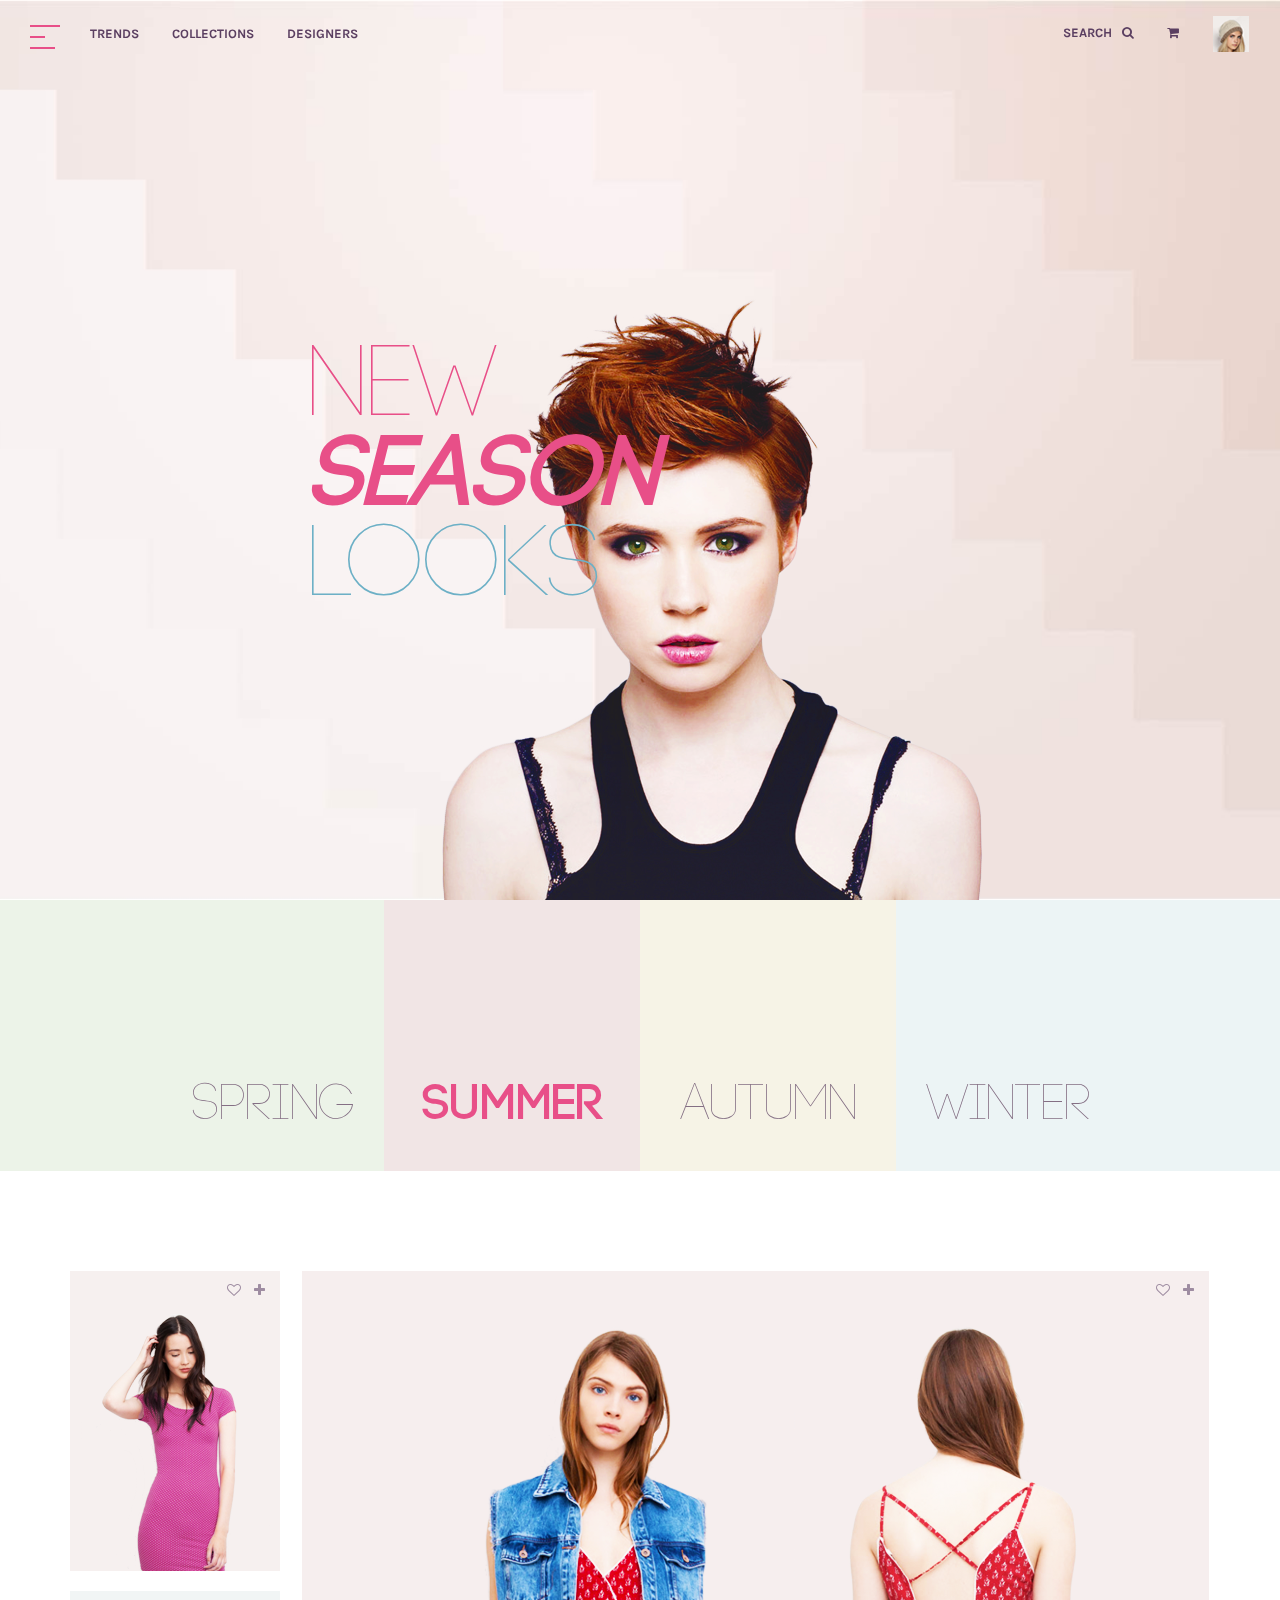
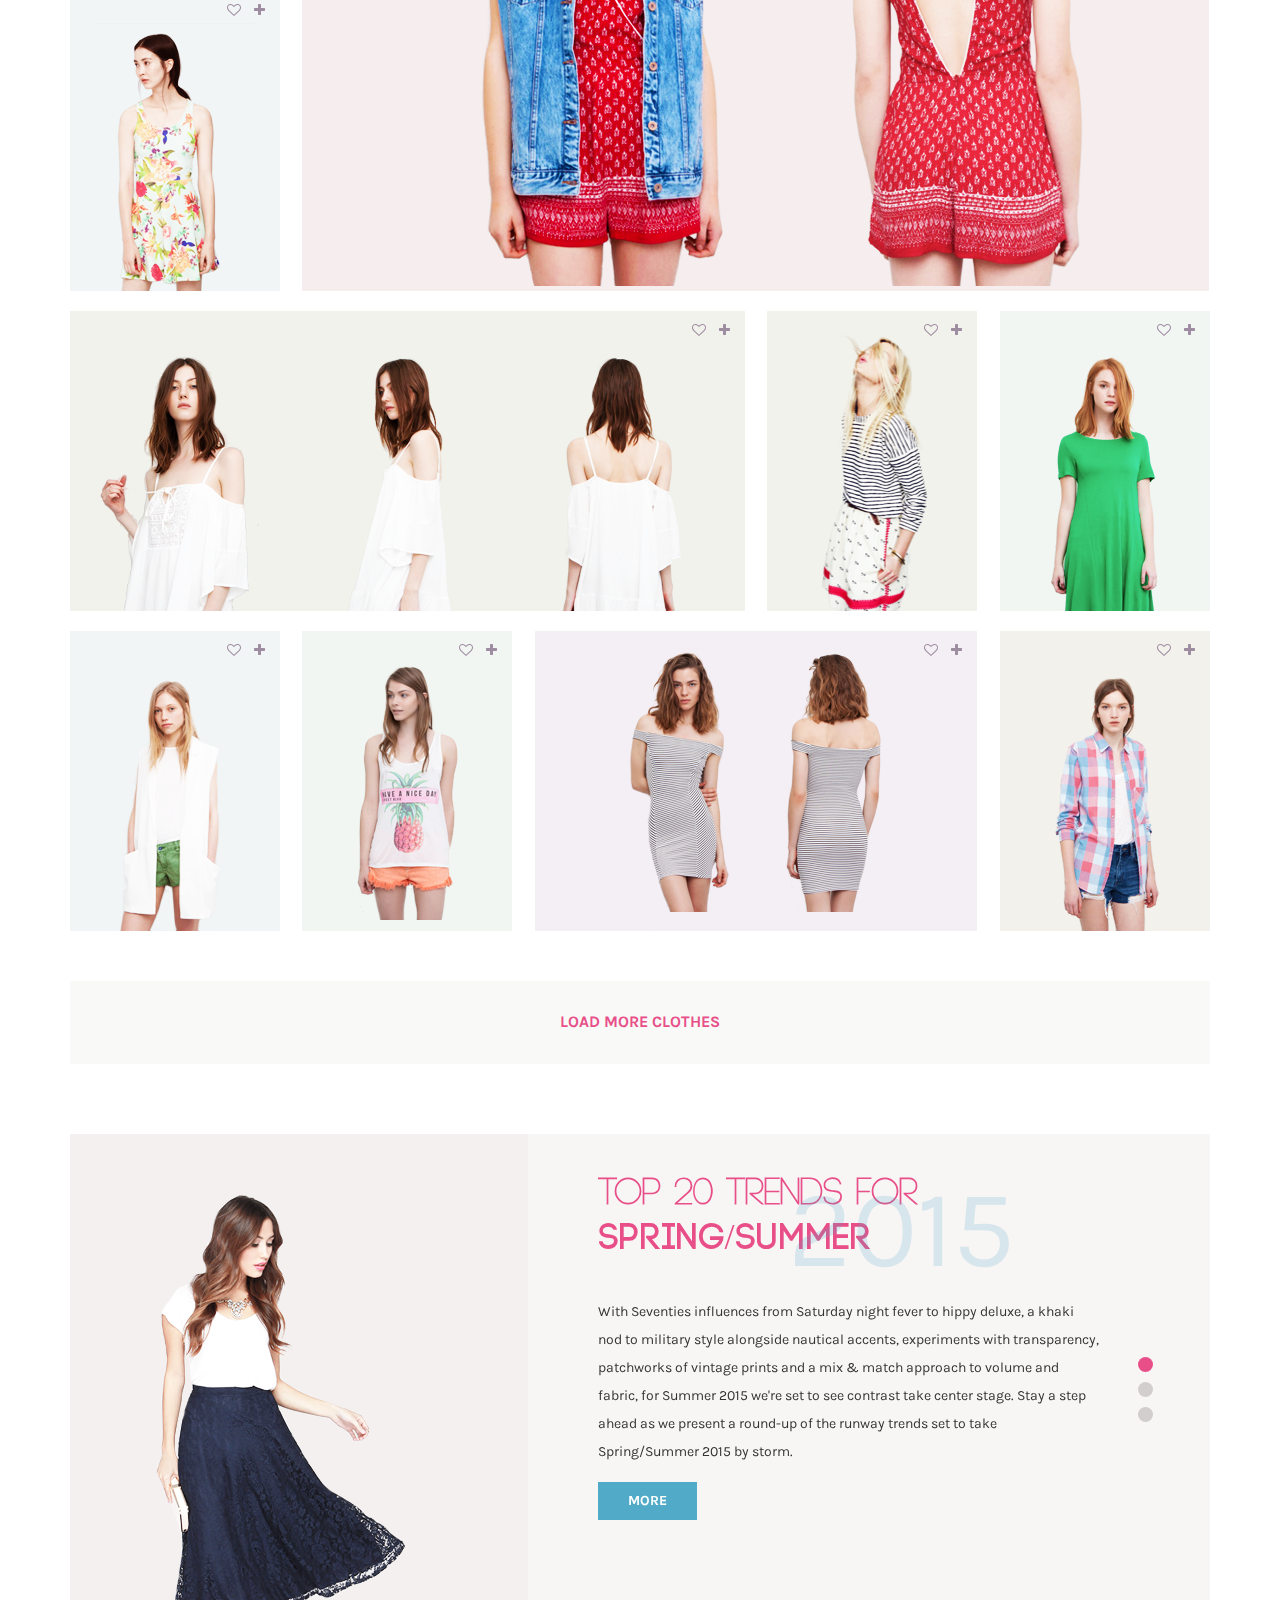
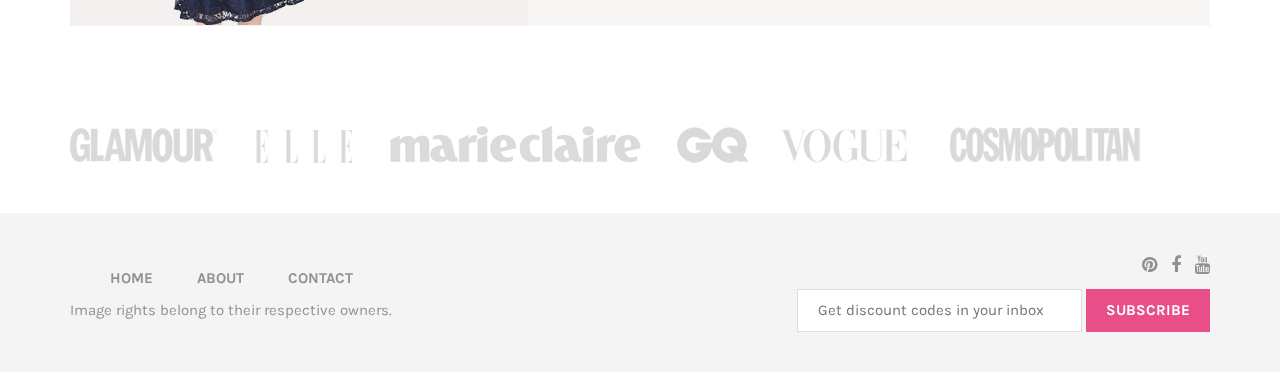
<file: practise-work-four/index.html>
<!DOCTYPE html>
<html lang="en">
    <head>
        <meta charset="utf-8">
        <meta http-equiv="X-UA-Compatible" content="IE=edge">
        <meta name="viewport" content="width=device-width, initial-scale=1">

        <title>practise psd to html</title>
        
        <link href="https://fonts.googleapis.com/css?family=Karla:400,400i,700,700i" rel="stylesheet">
        <link href="assets/css/bootstrap.min.css" rel="stylesheet">
        <link href="assets/css/font-awesome.min.css" rel="stylesheet">
        <link href="assets/css/owl.carousel.css" rel="stylesheet">
        <link href="assets/css/style.css" rel="stylesheet">
        <link href="assets/css/responsive.css" rel="stylesheet"> 
    </head>
    <body>
       
       <div class="off-canvas-menu">
          <span class="menu-close"><i class="fa fa-close"></i></span>
           <ul>
               <li><a href="">Home</a></li>
               <li><a href="">About</a></li>
               <li><a href="">Services</a></li>
               <li><a href="">Products</a></li>
               <li><a href="">Treand</a></li>
               <li><a href="">Contact</a></li>
           </ul>
       </div>
       <div class="off-canvas-overlay"></div>
       
       <div class="off-canvas-search">
          <span class="menu-close"><i class="fa fa-close"></i></span>
           <input type="text" placeholder="Search here...">
       </div>
       
        <div class="header-top-area">
            <div class="container-fluid">
                <div class="row">
                    <div class="col-md-6">
                        <div class="header-left">
                            <a href="" class="menu-trigger">
                                <span></span>
                                <span></span>
                                <span></span>
                            </a>
                            
                            <ul>
                                <li><a href="">TRENDS</a></li>
                                <li><a href="">COLLECTIONS</a></li>
                                <li><a href="">DESIGNERS</a></li>
                            </ul>
                        </div>
                    </div>

                    <div class="col-md-6">
                        <div class="header-right text-right">
                            <a href="" class="search-trigger">SEARCH<i class="fa fa-search"></i></a>
                            <a href=""><i class="fa fa-shopping-cart"></i></a>
                            <a href=""><img src="assets/img/header-right-logo.png" alt=""></a>
                        </div>
                    </div>
                </div>
            </div>
        </div>
        
        
        <div class="homepage-slider-wrap">
            <div class="homepage-slides">
                <div class="single-slide-item">
                    <img src="assets/img/woman.png" alt="">
                    <div class="slide-text-table">
                        <div class="slide-text-tablecell">
                            <p>New</p>
                            <p><strong>sEASON</strong></p>
                            <p class="slide-alternative-color">looks</p>
                        </div>
                    </div>
                </div>
                <div class="single-slide-item">
                    <img src="assets/img/woman.png" alt="">
                    <div class="slide-text-table">
                        <div class="slide-text-tablecell">
                            <p>Again</p>
                            <p><strong>New</strong></p>
                            <p class="slide-alternative-color">Text</p>
                        </div>
                    </div>
                </div>
            </div>
        </div>
        
        
        <ul class="big-menu">
            <li><a href="">Spring</a></li>
            <li><a href="">Summer</a></li>
            <li><a href="">AUTUMN</a></li>
            <li><a href="">WINTER</a></li>
        </ul>
        
        
        <div class="product-area">
            <div class="container">
                <div class="row">
                    <div class="col-md-12">
                        <div class="product-list">
                            <div class="single-product-list-item product-bg-1">
                                <div class="product-top-links">
                                    <a href=""><i class="fa fa-heart-o"></i></a>
                                    <a href=""><i class="fa fa-plus"></i></a>
                                </div>
                                
                                <div class="product-hover">
                                    <a href="">View</a>
                                    <div class="product-bottom-info">
                                        <span class="product-price">$56</span>
                                        <h4>MADEWELL SKIRT</h4>
                                        <p>
                                           S, M, L
                                           <span class="color-separator"></span>
                                           <span class="product-color-box">
                                               <span class="product-color-white"></span>
                                               <span class="product-color-red"></span>
                                               <span class="product-color-green"></span>
                                           </span>
                                        </p>
                                    </div>
                                </div>
                            </div>
                            
                            <div class="single-product-list-item product-bg-2">
                                <div class="product-top-links">
                                    <a href=""><i class="fa fa-heart-o"></i></a>
                                    <a href=""><i class="fa fa-plus"></i></a>
                                </div>
                                
                                <div class="product-hover">
                                    <a href="">View</a>
                                    <div class="product-bottom-info">
                                        <span class="product-price">$56</span>
                                        <h4>MADEWELL SKIRT</h4>
                                        <p>
                                           S, M, L
                                           <span class="color-separator"></span>
                                           <span class="product-color-box">
                                               <span class="product-color-white"></span>
                                               <span class="product-color-red"></span>
                                               <span class="product-color-green"></span>
                                           </span>
                                        </p>
                                    </div>
                                </div>
                            </div>
                            
                            <div class="single-product-list-item product-bg-3">
                                <div class="product-top-links">
                                    <a href=""><i class="fa fa-heart-o"></i></a>
                                    <a href=""><i class="fa fa-plus"></i></a>
                                </div>
                                
                                <div class="product-hover">
                                    <a href="">View</a>
                                    <div class="product-bottom-info">
                                        <span class="product-price">$56</span>
                                        <h4>MADEWELL SKIRT</h4>
                                        <p>
                                           S, M, L
                                           <span class="color-separator"></span>
                                           <span class="product-color-box">
                                               <span class="product-color-white"></span>
                                               <span class="product-color-red"></span>
                                               <span class="product-color-green"></span>
                                           </span>
                                        </p>
                                    </div>
                                </div>
                            </div>
                            
                            <div class="single-product-list-item product-bg-4">
                                <div class="product-top-links">
                                    <a href=""><i class="fa fa-heart-o"></i></a>
                                    <a href=""><i class="fa fa-plus"></i></a>
                                </div>
                                
                                <div class="product-hover">
                                    <a href="">View</a>
                                    <div class="product-bottom-info">
                                        <span class="product-price">$56</span>
                                        <h4>MADEWELL SKIRT</h4>
                                        <p>
                                           S, M, L
                                           <span class="color-separator"></span>
                                           <span class="product-color-box">
                                               <span class="product-color-white"></span>
                                               <span class="product-color-red"></span>
                                               <span class="product-color-green"></span>
                                           </span>
                                        </p>
                                    </div>
                                </div>
                            </div>
                            
                            <div class="single-product-list-item product-bg-5">
                                <div class="product-top-links">
                                    <a href=""><i class="fa fa-heart-o"></i></a>
                                    <a href=""><i class="fa fa-plus"></i></a>
                                </div>
                                
                                <div class="product-hover">
                                    <a href="">View</a>
                                    <div class="product-bottom-info">
                                        <span class="product-price">$56</span>
                                        <h4>MADEWELL SKIRT</h4>
                                        <p>
                                           S, M, L
                                           <span class="color-separator"></span>
                                           <span class="product-color-box">
                                               <span class="product-color-white"></span>
                                               <span class="product-color-red"></span>
                                               <span class="product-color-green"></span>
                                           </span>
                                        </p>
                                    </div>
                                </div>
                            </div>
                            
                            <div class="single-product-list-item product-bg-6">
                                <div class="product-top-links">
                                    <a href=""><i class="fa fa-heart-o"></i></a>
                                    <a href=""><i class="fa fa-plus"></i></a>
                                </div>
                                
                                <div class="product-hover">
                                    <a href="">View</a>
                                    <div class="product-bottom-info">
                                        <span class="product-price">$56</span>
                                        <h4>MADEWELL SKIRT</h4>
                                        <p>
                                           S, M, L
                                           <span class="color-separator"></span>
                                           <span class="product-color-box">
                                               <span class="product-color-white"></span>
                                               <span class="product-color-red"></span>
                                               <span class="product-color-green"></span>
                                           </span>
                                        </p>
                                    </div>
                                </div>
                            </div>
                            
                            <div class="single-product-list-item product-bg-7">
                                <div class="product-top-links">
                                    <a href=""><i class="fa fa-heart-o"></i></a>
                                    <a href=""><i class="fa fa-plus"></i></a>
                                </div>
                                
                                <div class="product-hover">
                                    <a href="">View</a>
                                    <div class="product-bottom-info">
                                        <span class="product-price">$56</span>
                                        <h4>MADEWELL SKIRT</h4>
                                        <p>
                                           S, M, L
                                           <span class="color-separator"></span>
                                           <span class="product-color-box">
                                               <span class="product-color-white"></span>
                                               <span class="product-color-red"></span>
                                               <span class="product-color-green"></span>
                                           </span>
                                        </p>
                                    </div>
                                </div>
                            </div>
                            
                            <div class="single-product-list-item product-bg-8">
                                <div class="product-top-links">
                                    <a href=""><i class="fa fa-heart-o"></i></a>
                                    <a href=""><i class="fa fa-plus"></i></a>
                                </div>
                                
                                <div class="product-hover">
                                    <a href="">View</a>
                                    <div class="product-bottom-info">
                                        <span class="product-price">$56</span>
                                        <h4>MADEWELL SKIRT</h4>
                                        <p>
                                           S, M, L
                                           <span class="color-separator"></span>
                                           <span class="product-color-box">
                                               <span class="product-color-white"></span>
                                               <span class="product-color-red"></span>
                                               <span class="product-color-green"></span>
                                           </span>
                                        </p>
                                    </div>
                                </div>
                            </div>
                            
                            <div class="single-product-list-item product-bg-9">
                                <div class="product-top-links">
                                    <a href=""><i class="fa fa-heart-o"></i></a>
                                    <a href=""><i class="fa fa-plus"></i></a>
                                </div>
                                
                                <div class="product-hover">
                                    <a href="">View</a>
                                    <div class="product-bottom-info">
                                        <span class="product-price">$56</span>
                                        <h4>MADEWELL SKIRT</h4>
                                        <p>
                                           S, M, L
                                           <span class="color-separator"></span>
                                           <span class="product-color-box">
                                               <span class="product-color-white"></span>
                                               <span class="product-color-red"></span>
                                               <span class="product-color-green"></span>
                                           </span>
                                        </p>
                                    </div>
                                </div>
                            </div>
                            
                            <div class="single-product-list-item product-bg-10">
                                <div class="product-top-links">
                                    <a href=""><i class="fa fa-heart-o"></i></a>
                                    <a href=""><i class="fa fa-plus"></i></a>
                                </div>
                                
                                <div class="product-hover">
                                    <a href="">View</a>
                                    <div class="product-bottom-info">
                                        <span class="product-price">$56</span>
                                        <h4>MADEWELL SKIRT</h4>
                                        <p>
                                           S, M, L
                                           <span class="color-separator"></span>
                                           <span class="product-color-box">
                                               <span class="product-color-white"></span>
                                               <span class="product-color-red"></span>
                                               <span class="product-color-green"></span>
                                           </span>
                                        </p>
                                    </div>
                                </div>
                            </div>
                        </div>
                        
                        <a href="" class="load-more-product-btn">LOAD MORE CLOTHES</a>
                        
                        <div class="product-promotion">
                            <div class="single-product-promotion">
                                <div class="row">
                                    <div class="col-md-5">
                                        <div class="promo-bg">
                                            <img src="assets/img/product-promotion-img.png" alt="">
                                        </div>
                                    </div>
                                    <div class="col-md-7">
                                        <div class="promo-content">
                                            <div class="promo-title">
                                                <h2>Top 20 trends for</h2>
                                                <h2><strong>Spring/Summer</strong></h2>
                                                <span class="year-text">2015</span>
                                            </div>
                                            
                                            <p>
                                                With Seventies influences from Saturday night fever to hippy deluxe, 
                                                a khaki nod to military style alongside nautical accents, experiments 
                                                with transparency, patchworks of vintage prints and a mix & match 
                                                approach to volume and fabric, for Summer 2015 we're set to see 
                                                contrast take center stage. Stay a step ahead as we present a 
                                                round-up of the runway trends set to take Spring/Summer 2015 by storm.
                                            </p>
                                            <a href="" class="bosed-btn">MORE</a>
                                        </div>
                                    </div>
                                </div>
                            </div>
                            
                            <div class="single-product-promotion">
                                <div class="row">
                                    <div class="col-md-5">
                                        <div class="promo-bg">
                                            <img src="assets/img/product-promotion-img.png" alt="">
                                        </div>
                                    </div>
                                    <div class="col-md-7">
                                        <div class="promo-content">
                                            <div class="promo-title">
                                                <h2>Demo Text 1 Here</h2>
                                                <h2><strong>Spring/Summer</strong></h2>
                                                <span class="year-text">2016</span>
                                            </div>
                                            
                                            <p>
                                                With Seventies influences from Saturday night fever to hippy deluxe, 
                                                a khaki nod to military style alongside nautical accents, experiments 
                                                with transparency, patchworks of vintage prints and a mix & match 
                                                approach to volume and fabric, for Summer 2015 we're set to see 
                                                contrast take center stage. Stay a step ahead as we present a 
                                                round-up of the runway trends set to take Spring/Summer 2015 by storm.
                                            </p>
                                            <a href="" class="bosed-btn">MORE</a>
                                        </div>
                                    </div>
                                </div>
                            </div>
                            
                            <div class="single-product-promotion">
                                <div class="row">
                                    <div class="col-md-5">
                                        <div class="promo-bg">
                                            <img src="assets/img/product-promotion-img.png" alt="">
                                        </div>
                                    </div>
                                    <div class="col-md-7">
                                        <div class="promo-content">
                                            <div class="promo-title">
                                                <h2>Demo Text 2 Here</h2>
                                                <h2><strong>Spring/Summer</strong></h2>
                                                <span class="year-text">2017</span>
                                            </div>
                                            
                                            <p>
                                                With Seventies influences from Saturday night fever to hippy deluxe, 
                                                a khaki nod to military style alongside nautical accents, experiments 
                                                with transparency, patchworks of vintage prints and a mix & match 
                                                approach to volume and fabric, for Summer 2015 we're set to see 
                                                contrast take center stage. Stay a step ahead as we present a 
                                                round-up of the runway trends set to take Spring/Summer 2015 by storm.
                                            </p>
                                            <a href="" class="bosed-btn">MORE</a>
                                        </div>
                                    </div>
                                </div>
                            </div>
                        </div>
                        
                        <div class="brand-images">
                            <img src="assets/img/brand.png" alt="">
                        </div>
                    </div>
                </div>
            </div>
        </div>
        
        
        <div class="footer-area">
            <div class="container">
                <div class="row">
                    <div class="col-md-6">
                        <div class="footer-menu">
                            <ul>
                                <li><a href="">HOME</a></li>
                                <li><a href="">ABOUT</a></li>
                                <li><a href="">CONTACT</a></li>
                            </ul>
                        </div>
                        <p>Image rights belong to their respective owners.</p>
                    </div>
                    <div class="col-md-6 text-right">
                       <div class="social-links">
                           <a href="" target="_blank"><i class="fa fa-pinterest"></i></a>
                           <a href="" target="_blank"><i class="fa fa-facebook"></i></a>
                           <a href="" target="_blank"><i class="fa fa-youtube"></i></a>
                       </div>
                        
                        <div class="email-subscribe-form">
                            <input type="email" placeholder="Get discount codes in your inbox">
                            <input type="submit" value="SUBSCRIBE">
                        </div>
                    </div>
                </div>
            </div>
        </div>
        

        <script src="assets/js/jquery.min.js"></script>
        <script src="assets/js/bootstrap.min.js"></script>
        <script src="assets/js/jquery-masonry.min.js"></script>
        <script src="assets/js/owl.carousel.min.js"></script>
        <script src="assets/js/main.js"></script>
    </body>
</html>
</file>
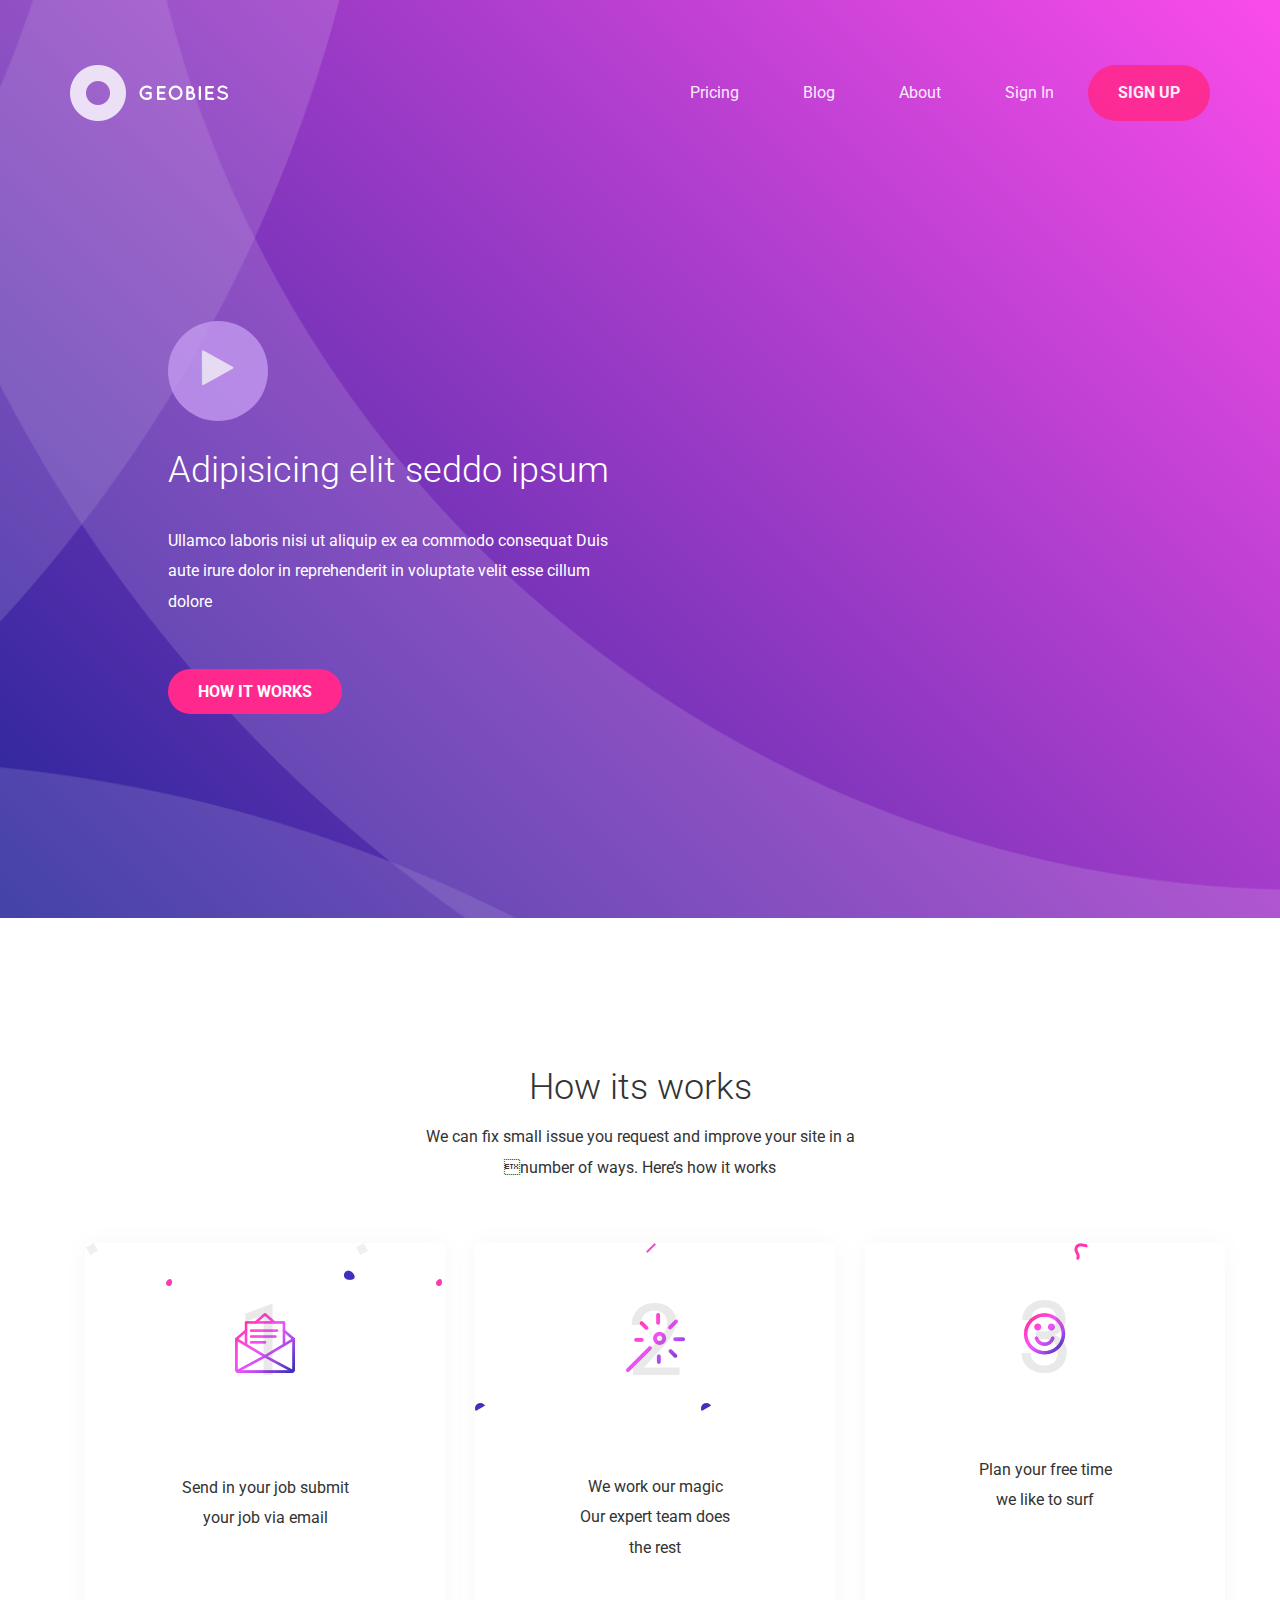
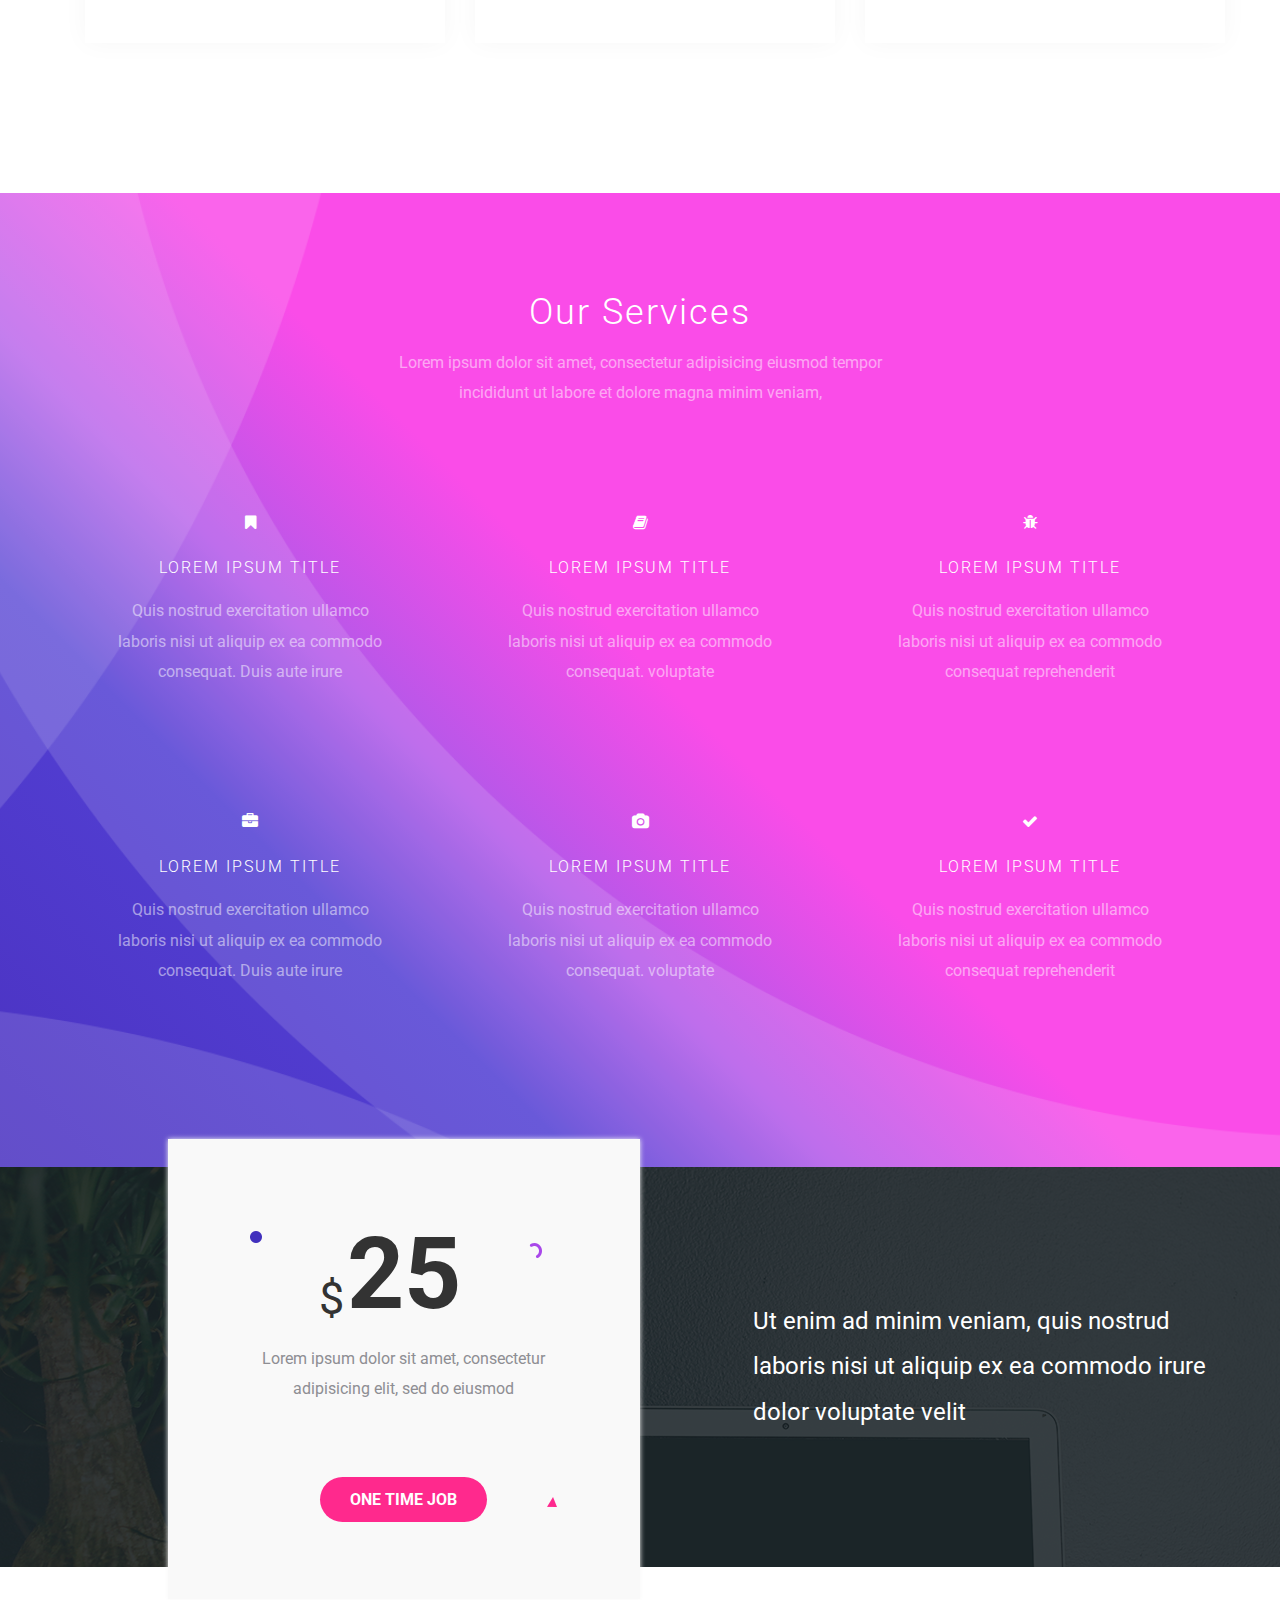
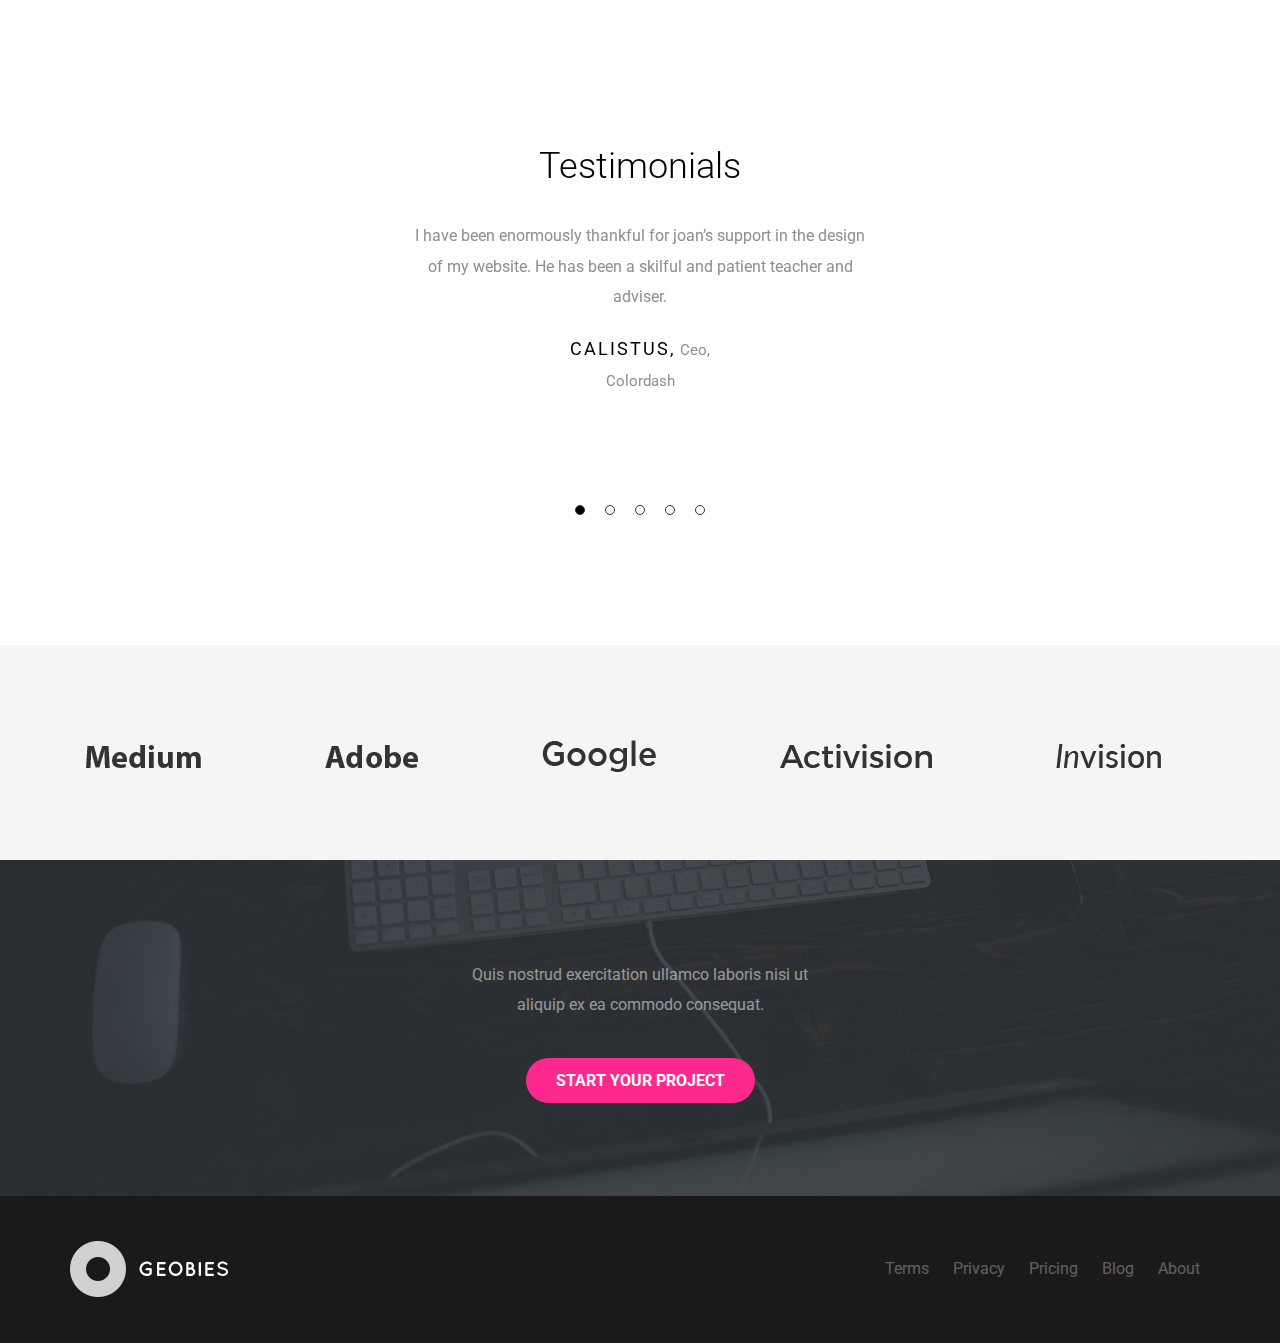
<file: practise-work-one/index.html>
<!DOCTYPE html>
<html lang="en">
    <head>
        <meta charset="utf-8">
        <meta http-equiv="X-UA-Compatible" content="IE=edge">
        <meta name="viewport" content="width=device-width, initial-scale=1">

        <title>practise psd to html</title>

        <link href="assets/css/bootstrap.min.css" rel="stylesheet">
        <link href="assets/css/font-awesome.min.css" rel="stylesheet">
        <link href="assets/css/magnific-popup.css" rel="stylesheet">
        <link href="assets/css/owl.carousel.css" rel="stylesheet">
        <link href="assets/css/style.css" rel="stylesheet">
        <link href="assets/css/responsive.css" rel="stylesheet">
        
    </head>
    <body>
       <! -------   Header area    ------------------->
       <div class="header-gradient-area">
           <div class="header-area">
               <div class="container">
                   <div class="row">
                       <div class="col-md-2 col-sm-3">
                           <div class="logo">
                               <a href="index.html"><img src="assets/img/logo.png" alt="Logo"></a>
                           </div>
                       </div>
                       
                       <div class="col-md-10 col-sm-9">
                           <div class="mainmenu text-right">
                               <ul>
                                   <li><a href="">pricing</a></li>
                                   <li><a href="">blog</a></li>
                                   <li><a href="">about</a></li>
                                   <li><a href="">sign in</a></li>
                                   <li><a href="#" class="header-btn">sign up</a></li>
                               </ul>
                           </div>
                       </div>
                   </div>
               </div>
           </div>
           
           <div class="header-content-area">
               <div class="container">
                   <div class="row">
                       <div class="col-md-5 col-md-offset-1">
                           <div class="header-text-area">
                               <a class="mfp-iframe video-play-btn" href="https://www.youtube.com/watch?v=uB0N0-ZKpTM"><i class="fa fa-play"></i></a>

                               <h3>Adipisicing elit seddo ipsum</h3>
                               <p>
                                  Ullamco laboris nisi ut aliquip ex ea commodo consequat
                                  Duis aute irure dolor in reprehenderit in voluptate velit 
                                  esse cillum dolore
                               </p>

                               <a href="#" class="header-btn">How it works</a>
                           </div>
                       </div>
                   </div>
               </div>
           </div>           
       </div>
       
       <! -------   How its works area    ------------------->
       <div class="section-padding">
           <div class="container">
               <div class="row">
                   <div class="col-md-6 col-md-offset-3">
                       <div class="works-area text-center">
                           <h1>How its works</h1>
                           <p>
                               We can fix small issue you request and improve your site in a number of ways. Here’s how it works
                           </p>
                       </div> 
                    </div>
                </div>  
               <div class="works-bg-area">
                   <div class="container">
                       <div class="row">
                           <div class="col-sm-4">
                               <div class="single-works-area text-center">
                                   <div class="single-works-bg">
                                       <div class="single-area-icon">
                                           <img src="assets/img/single-icon-1.png" alt="">
                                       </div>
                                       <p>
                                           Send in your job submit<br/> 
                                           your job via email
                                       </p>
                                   </div>
                               </div>
                           </div>

                           <div class="col-sm-4">
                               <div class="single-works-area text-center">
                                   <div class="single-works-bg single-bg-2">
                                       <div class="single-area-icon2">
                                           <img src="assets/img/single-icon-2.png" alt="">
                                       </div>
                                       <p>
                                           We work our magic<br/> 
                                            Our expert team does<br/> 
                                            the rest
                                       </p>
                                   </div>
                               </div>
                           </div>

                           <div class="col-sm-4">
                               <div class="single-works-area text-center">
                                   <div class="single-works-bg single-bg-3">
                                       <div class="single-area-icon3">
                                           <img src="assets/img/single-icon-3.png" alt="">
                                       </div>
                                       <p>
                                           Plan your free time<br/>
                                            we like to surf
                                       </p>
                                   </div>
                               </div>
                           </div>
                       </div>
                   </div>
               </div>
           </div>
       </div>
       
       <! -------   Service area    ------------------->
        <div class="service-area">
            <div class="container">
                <div class="row">
                    <div class="col-md-6 col-md-offset-3">
                        <div class="section-title">
                            <h2>Our Services</h2>
                            <p>
                               Lorem ipsum dolor sit amet, consectetur adipisicing eiusmod tempor
                               incididunt ut labore et dolore magna minim veniam, 
                            </p>
                        </div>
                    </div>
                </div>
                <div class="row">
                    <div class="col-md-4 col-sm-2">
                        <div class="single-service-icon">
                            <div class="service-icon-container">
                                <div class="service-icon-tablecell">
                                    <i class="fa fa-bookmark" aria-hidden="true"></i>
                                </div>
                            </div>
                            <h3>Lorem Ipsum Title</h3>
                            <p>
                                Quis nostrud exercitation ullamco
                                laboris nisi ut aliquip ex ea commodo 
                                consequat. Duis aute irure 
                            </p>
                        </div>
                    </div>
                    <div class="col-md-4 col-sm-2">
                        <div class="single-service-icon">
                            <div class="service-icon-container">
                                <div class="service-icon-tablecell">
                                    <i class="fa fa-book" aria-hidden="true"></i>
                                </div>
                            </div>
                            <h3>Lorem Ipsum Title</h3>
                            <p>
                                Quis nostrud exercitation ullamco
                                laboris nisi ut aliquip ex ea commodo 
                                consequat. voluptate 
                            </p>
                        </div>
                    </div>
                    <div class="col-md-4 col-sm-2">
                        <div class="single-service-icon">
                            <div class="service-icon-container">
                                <div class="service-icon-tablecell">
                                    <i class="fa fa-bug" aria-hidden="true"></i>
                                </div> 
                            </div>
                            <h3>Lorem Ipsum Title</h3>
                            <p>
                                Quis nostrud exercitation ullamco
                                laboris nisi ut aliquip ex ea commodo 
                                consequat reprehenderit 
                            </p>
                        </div>
                    </div>
                    <div class="col-md-4 col-sm-2">
                        <div class="single-service-icon">
                            <div class="service-icon-container">
                                <div class="service-icon-tablecell">
                                    <i class="fa fa-briefcase" aria-hidden="true"></i>
                                </div>
                            </div>
                            <h3>Lorem Ipsum Title</h3>
                            <p>
                                Quis nostrud exercitation ullamco
                                laboris nisi ut aliquip ex ea commodo 
                                consequat. Duis aute irure 
                            </p>
                        </div>
                    </div>
                    <div class="col-md-4 col-sm-2">
                        <div class="single-service-icon">
                            <div class="service-icon-container">
                                <div class="service-icon-tablecell">
                                    <i class="fa fa-camera" aria-hidden="true"></i>
                                </div>
                            </div>
                            <h3>Lorem Ipsum Title</h3>
                            <p>
                                Quis nostrud exercitation ullamco
                                laboris nisi ut aliquip ex ea commodo 
                                consequat. voluptate  
                            </p>
                        </div>
                    </div>
                    <div class="col-md-4 col-sm-2">
                        <div class="single-service-icon">
                            <div class="service-icon-container">
                                <div class="service-icon-tablecell">
                                    <i class="fa fa-check" aria-hidden="true"></i>
                                </div>
                            </div>
                            <h3>Lorem Ipsum Title</h3>
                            <p>
                                Quis nostrud exercitation ullamco
                                laboris nisi ut aliquip ex ea commodo 
                                consequat reprehenderit 
                            </p>
                        </div>
                    </div>
                </div>
            </div>
        </div>
        
        <! -------   Margin Minus area    ------------------->
        <div class="full-width-bg-area">
           <div class="container">
               <div class="row">
                   <div class="col-md-5 col-md-offset-1">
                       <div class="mainus-margin gray-bg ">
                           <h3 class="price-content"><span>25</span></h3>
                           <p>Lorem ipsum dolor sit amet, consectetur adipisicing elit, sed do eiusmod</p>
                           <a href="" class="header-btn">one time job</a>
                       </div>
                   </div>
                    <div class="col-md-5 col-md-offset-1">
                       <div class="big-content">
                           <p>Ut enim ad minim veniam, quis nostrud laboris nisi ut aliquip ex ea commodo irure dolor voluptate velit</p>
                       </div>
                   </div>
               </div>
           </div>
       </div>
        
        <! -------   Testimonial area    ------------------->
        <div class="testimonial-slide-area">
            <div class="single-slide-area">
                <div class="container">
                    <div class="row">
                        <div class="col-md-6 col-md-offset-3">
                           <div class="slider-text text-center">
                                <h1>Testimonials</h1>
                                <p>
                                    I have been enormously thankful for joan’s support in the design
                                    of my website. He has been a skilful and patient teacher 
                                    and adviser. 
                                </p>
                                <p class="designation"><span>Calistus,</span> Ceo,<br/>Colordash</p>
                            </div>
                        </div>
                    </div>
                </div>
            </div>
            
            <div class="single-slide-area">
                <div class="container">
                    <div class="row">
                        <div class="col-md-6 col-md-offset-3">
                           <div class="slider-text text-center">
                                <h1>Testimonials</h1>
                                <p>
                                    I have been enormously thankful for joan’s support in the design
                                    of my website. He has been a skilful and patient teacher 
                                    and adviser. 
                                </p>
                               <p class="designation"><span>Calistus,</span> Ceo,<br/>Colordash</p>
                            </div>
                        </div>
                    </div>
                </div>
            </div>
            
            <div class="single-slide-area">
                <div class="container">
                    <div class="row">
                        <div class="col-md-6 col-md-offset-3">
                           <div class="slider-text text-center">
                                <h1>Testimonials</h1>
                                <p>
                                    I have been enormously thankful for joan’s support in the design
                                    of my website. He has been a skilful and patient teacher 
                                    and adviser. 
                                </p>
                                <p class="designation"><span>Calistus,</span> Ceo,<br/>Colordash</p>
                            </div>
                        </div>
                    </div>
                </div>
            </div>
            
            <div class="single-slide-area">
                <div class="container">
                    <div class="row">
                        <div class="col-md-6 col-md-offset-3">
                           <div class="slider-text text-center">
                                <h1>Testimonials</h1>
                                <p>
                                    I have been enormously thankful for joan’s support in the design
                                    of my website. He has been a skilful and patient teacher 
                                    and adviser. 
                                </p>
                                <p class="designation"><span>Calistus,</span> Ceo,<br/>Colordash</p>
                            </div>
                        </div>
                    </div>
                </div>
            </div>
            
            <div class="single-slide-area">
                <div class="container">
                    <div class="row">
                        <div class="col-md-6 col-md-offset-3">
                           <div class="slider-text text-center">
                                <h1>Testimonials</h1>
                                <p>
                                    I have been enormously thankful for joan’s support in the design
                                    of my website. He has been a skilful and patient teacher 
                                    and adviser. 
                                </p>
                                <p class="designation"><span>Calistus,</span> Ceo,<br/>Colordash</p>
                            </div>
                        </div>
                    </div>
                </div>
            </div>
        </div>
        
        <! -------   Gray area    ------------------->
        <div class="gray-area">
            <div class="container">
                <div class="row">
                    <div class="col-md-12">
                        <img src="assets/img/gray-text-1.png" alt="gray-text-1">
                        <img src="assets/img/gray-text-2.png" alt="gray-text-2">
                        <img src="assets/img/gray-text-3.png" alt="gray-text-3">
                        <img src="assets/img/gray-text-4.png" alt="gray-text-4">
                        <img src="assets/img/gray-text-5.png" alt="gray-text-5">
                    </div>
                </div>
            </div>
        </div>
        
        <! -------   Footer Top area    ------------------->
        <div class="footer-top-area footer-top-bg">
            <div class="container">
                <div class="row">
                    <div class="col-md-4 col-md-offset-4">
                        <div class="footer-top-text text-center">
                            <p>
                                Quis nostrud exercitation ullamco laboris nisi ut
                                aliquip ex ea commodo consequat. 
                            </p>
                            <a href="#" class="header-btn">Start your project</a>
                        </div>
                    </div>
                </div>
            </div>
        </div>
        
        <! -------   Footer area    ------------------->
        <div class="footer-area">
            <div class="container">
                <div class="row">
                    <div class="col-md-6 col-sm-5">
                        <div class="footer-logo">
                            <img src="assets/img/logo.png" alt="Footer logo">
                        </div>
                    </div>
                    <div class="col-md-6 col-sm-7 text-right">
                        <ul>
                            <li><a href="">Terms</a></li>
                            <li><a href="">Privacy</a></li>
                            <li><a href="">Pricing</a></li>
                            <li><a href="">Blog</a></li>
                            <li><a href="">About</a></li>
                        </ul>
                    </div>
                </div>
            </div>
        </div>
        

        <script src="assets/js/jquery.min.js"></script>
        <script src="assets/js/bootstrap.min.js"></script>
        <script src="assets/js/jquery.magnific-popup.min.js"></script>
        <script src="assets/js/owl.carousel.min.js"></script>
        <script src="assets/js/main.js"></script>
    </body>
</html>
</file>
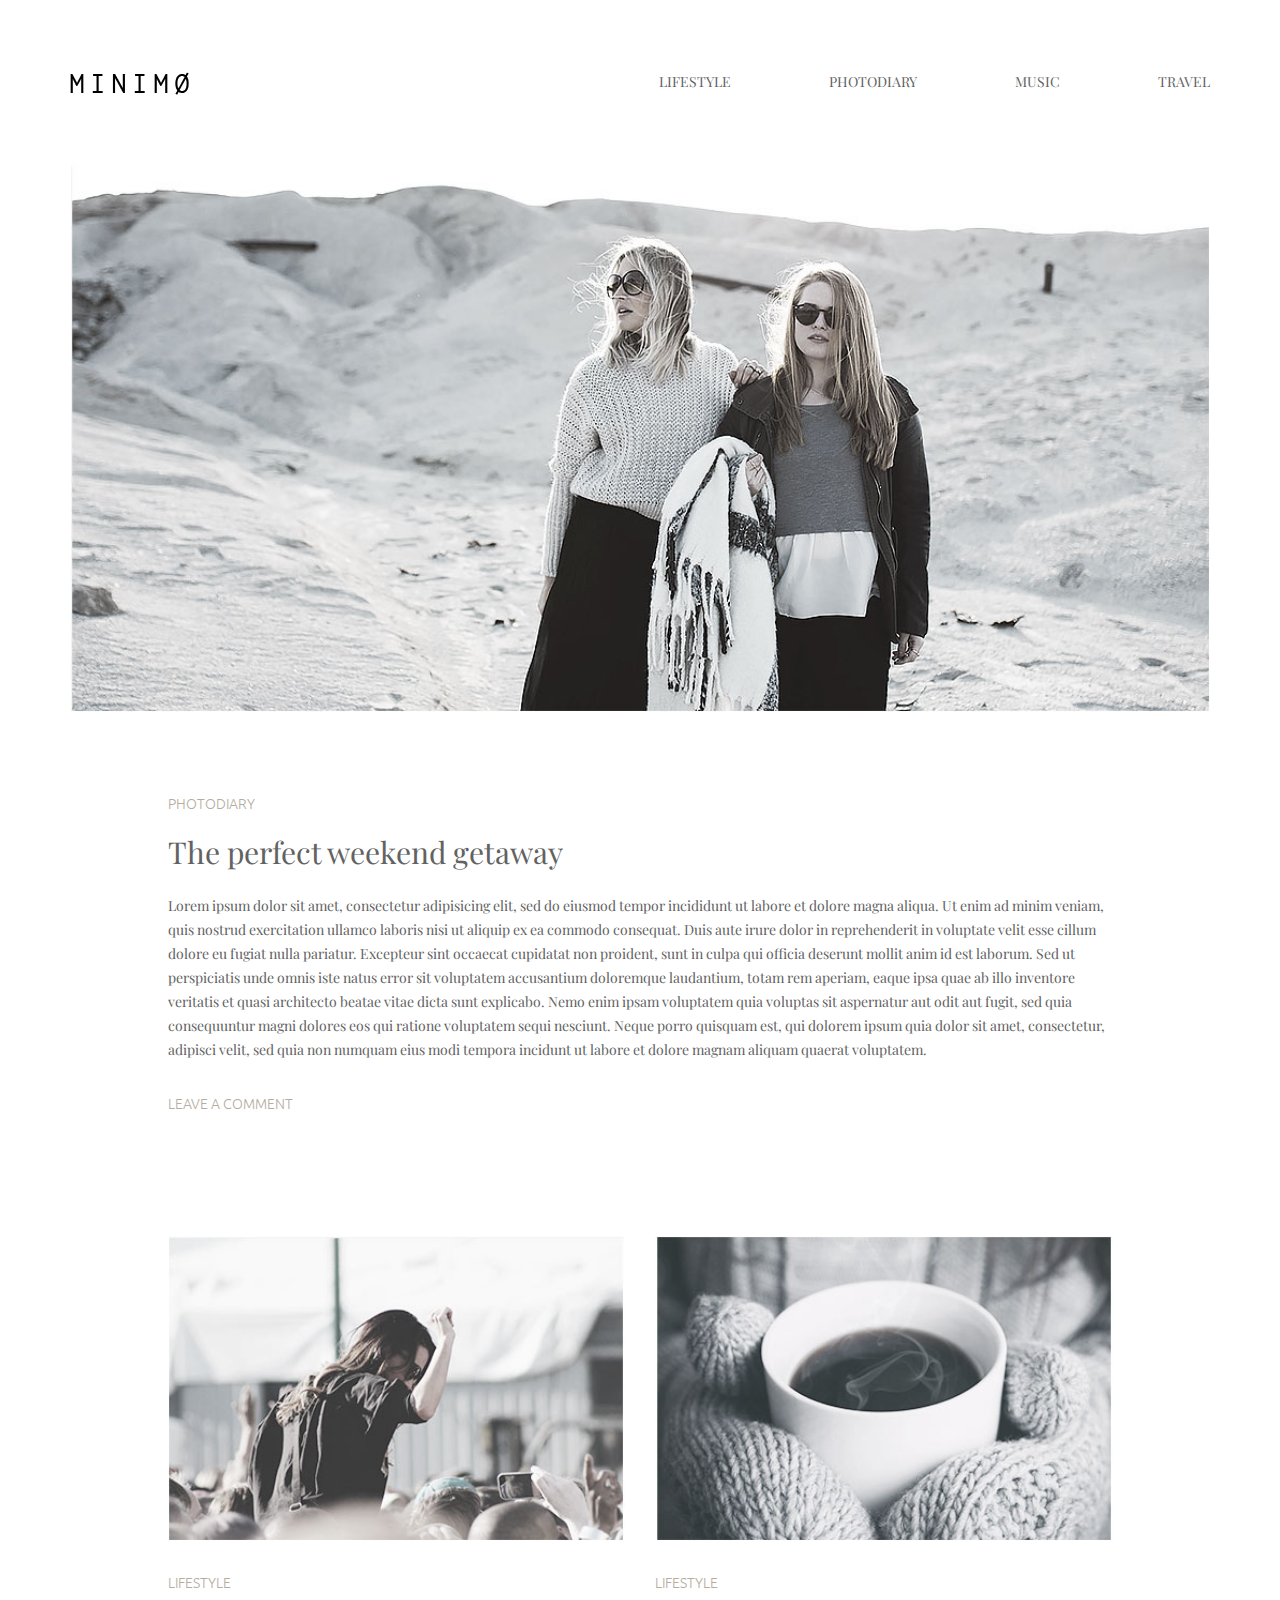
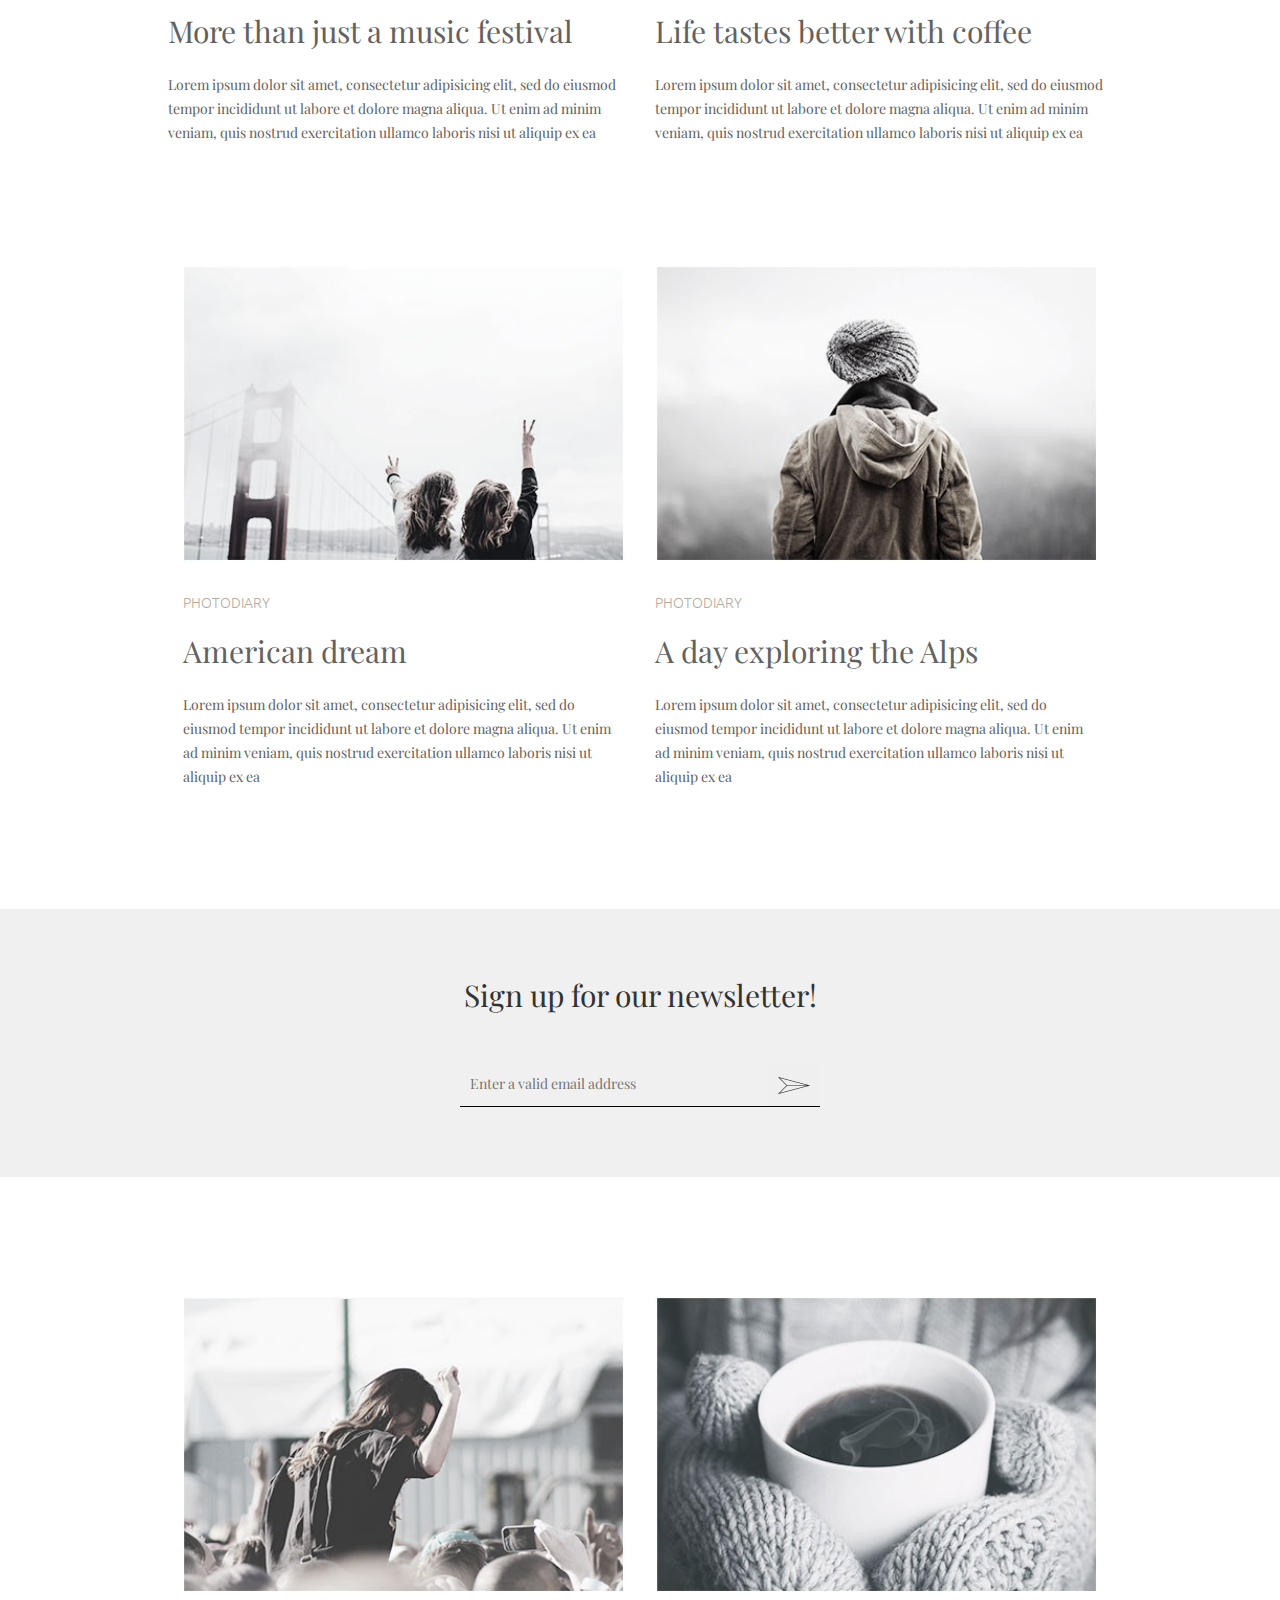
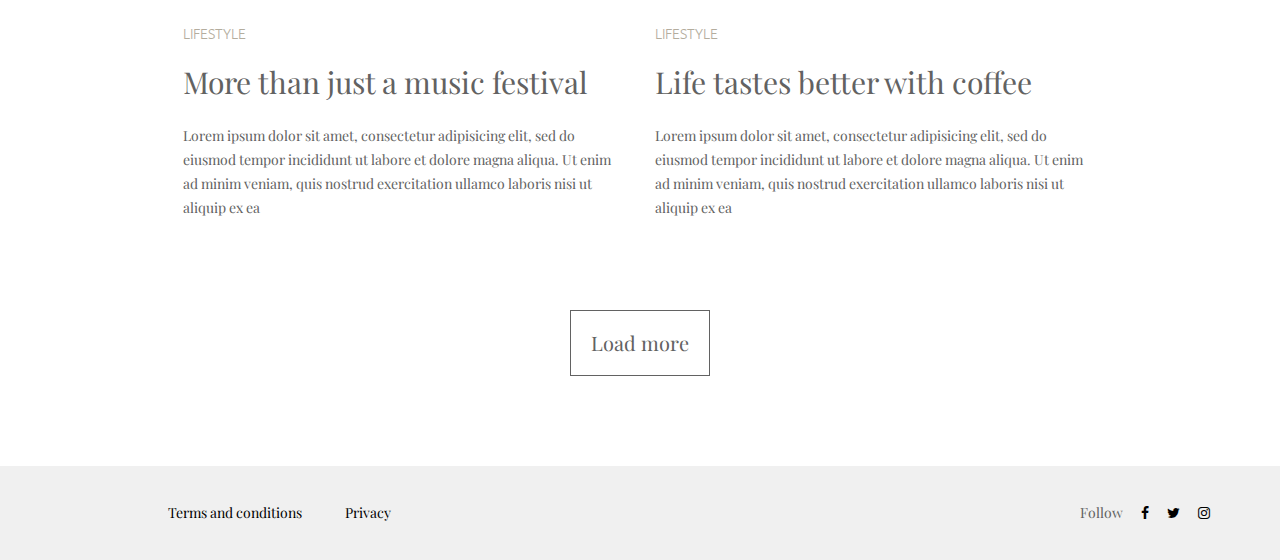
<file: practise-work-three/index.html>
<!DOCTYPE html>
<html lang="en">
    <head>
        <meta charset="utf-8">
        <meta http-equiv="X-UA-Compatible" content="IE=edge">
        <meta name="viewport" content="width=device-width, initial-scale=1">

        <title>practise psd to html</title>
        <link href="https://fonts.googleapis.com/css?family=Playfair+Display:400,400i,700,700i,900,900i|Ubuntu:300,300i,400,400i" rel="stylesheet">
        <link href="assets/css/bootstrap.min.css" rel="stylesheet">
        <link href="assets/css/font-awesome.min.css" rel="stylesheet">
        <link href="assets/css/style.css" rel="stylesheet">
        <link href="assets/css/responsive.css" rel="stylesheet">
        
    </head>
    <body>
        
        <div class="container">
            <div class="row">
                <div class="col-md-5 col-sm-2">
                   <div class="logo">
                        <a href="index.html">
                            <img src="assets/img/logo.png" alt="logo">
                        </a>
                   </div>
                </div>
                <div class="col-md-7 col-sm-10">
                    <div class="main-menu">
                        <ul>
                            <li><a href="#">lifestyle</a></li>
                            <li><a href="#">photodiary</a></li>
                            <li><a href="#">music</a></li>
                            <li><a href="#">travel</a></li>
                        </ul>
                    </div>
                </div>
            </div>
            
            <div class="row">
                <div class="col-md-12">
                    <div class="single-blog-item big-blog-box">
                        <div class="blog-feature-content">
                            <img src="assets/img/blog-1.jpg" alt="blog-1">
                        </div>
                        
                        <div class="row">
                            <div class="col-md-10 col-md-offset-1">
                                <p class="blog-meta">
                                    <a href="#">photodiary</a>
                                </p>
                                <h2>The perfect weekend getaway</h2>
                                <div class="blog-box-content">
                                    <p>
                                        Lorem ipsum dolor sit amet, consectetur adipisicing elit, sed do eiusmod tempor incididunt ut labore et dolore magna aliqua. Ut enim ad minim veniam, quis nostrud exercitation ullamco laboris nisi ut aliquip ex ea commodo consequat. Duis aute irure dolor in reprehenderit in voluptate velit esse cillum dolore eu fugiat nulla pariatur. Excepteur sint occaecat cupidatat non proident, sunt in culpa qui officia deserunt mollit anim id est laborum. Sed ut perspiciatis unde omnis iste natus error sit voluptatem accusantium doloremque laudantium, totam rem aperiam, eaque ipsa quae ab illo inventore veritatis et quasi architecto beatae vitae dicta sunt explicabo. Nemo enim ipsam voluptatem quia voluptas sit aspernatur aut odit aut fugit, sed quia consequuntur magni dolores eos qui ratione voluptatem sequi nesciunt. Neque porro quisquam est, qui dolorem ipsum quia dolor sit amet, consectetur, adipisci velit, sed quia non numquam eius modi tempora incidunt ut labore et dolore magnam aliquam quaerat voluptatem.
                                    </p>
                                </div>
                                <a class="blog-readmore-btn" href="#">Leave a comment</a>
                            </div>
                        </div>
                    </div>
                </div>
            </div>
            
            
            <div class="row">
                <div class="col-md-10 col-md-offset-1">
                    <div class="row">
                        <div class="col-sm-6">
                            <div class="single-blog-item">
                                <div class="blog-feature-content">
                                    <a href=""><img src="assets/img/blog-2.jpg" alt="blog-1"></a>
                                </div>
                                
                                <p class="blog-meta">
                                    <a href="#">Lifestyle</a>
                                </p>
                                <h2><a href="">More than just a music festival</a></h2>
                                <div class="blog-box-content">
                                    <p>
                                        Lorem ipsum dolor sit amet, consectetur adipisicing elit, sed do eiusmod tempor incididunt ut labore et dolore magna aliqua. Ut enim ad minim veniam, quis nostrud exercitation ullamco laboris nisi ut aliquip ex ea 
                                    </p>
                                </div>
                            </div>
                        </div>
                         <div class="col-sm-6">
                            <div class="single-blog-item">
                                <div class="blog-feature-content">
                                    <a href=""><img src="assets/img/blog-3.jpg" alt="blog-1"></a>
                                </div>
                                
                                <p class="blog-meta">
                                    <a href="#">Lifestyle</a>
                                </p>
                                <h2><a href="">Life tastes better with coffee</a></h2>
                                <div class="blog-box-content">
                                    <p>
                                        Lorem ipsum dolor sit amet, consectetur adipisicing elit, sed do eiusmod tempor incididunt ut labore et dolore magna aliqua. Ut enim ad minim veniam, quis nostrud exercitation ullamco laboris nisi ut aliquip ex ea 
                                    </p>
                                </div>
                            </div>
                        </div>
                    </div>
                    
                    <div clas="row">
                        <div class="col-sm-6">
                            <div class="single-blog-item">
                                <div class="blog-feature-content">
                                    <a href=""><img src="assets/img/blog-4.jpg" alt="blog-1"></a>
                                </div>
                                
                                <p class="blog-meta">
                                    <a href="#">photodiary</a>
                                </p>
                                <h2><a href="">American dream</a></h2>
                                <div class="blog-box-content">
                                    <p>
                                        Lorem ipsum dolor sit amet, consectetur adipisicing elit, sed do eiusmod tempor incididunt ut labore et dolore magna aliqua. Ut enim ad minim veniam, quis nostrud exercitation ullamco laboris nisi ut aliquip ex ea 
                                    </p>
                                </div>
                            </div>
                        </div>
                         <div class="col-sm-6">
                            <div class="single-blog-item">
                                <div class="blog-feature-content">
                                    <a href=""><img src="assets/img/blog-5.jpg" alt="blog-1"></a>
                                </div>
                                
                                <p class="blog-meta">
                                    <a href="#">photodiary</a>
                                </p>
                                <h2><a href="">A day exploring the Alps</a></h2>
                                <div class="blog-box-content">
                                    <p>
                                        Lorem ipsum dolor sit amet, consectetur adipisicing elit, sed do eiusmod tempor incididunt ut labore et dolore magna aliqua. Ut enim ad minim veniam, quis nostrud exercitation ullamco laboris nisi ut aliquip ex ea 
                                    </p>
                                </div>
                            </div>
                        </div>
                    </div>
                </div>
            </div>
        </div>
        
        <div class="news-letter-area text-center">
            <div class="contanier">
                <div class="row">
                    <div class="col-md-6 col-md-offset-3">
                        <h2>Sign up for our newsletter!</h2>
                        <div class="news-letter-form">
                            <form action="index.html">
                                <input type="email" placeholder="Enter a valid email address">
                                <button><img src="assets/img/send-btn.png" alt="send-icon"></button>
                            </form>
                        </div>
                    </div>
                </div>
            </div>
        </div>
        
        <div class="section-padding">
            <div class="container">
                <div class="row">
                    <div class="col-md-10 col-md-offset-1">
                        <div clas="row">
                            <div class="col-sm-6">
                                <div class="single-blog-item">
                                    <div class="blog-feature-content">
                                        <a href=""><img src="assets/img/blog-2.jpg" alt="blog-1"></a>
                                    </div>

                                    <p class="blog-meta">
                                        <a href="#">Lifestyle</a>
                                    </p>
                                    <h2><a href="">More than just a music festival</a></h2>
                                    <div class="blog-box-content">
                                        <p>
                                            Lorem ipsum dolor sit amet, consectetur adipisicing elit, sed do eiusmod tempor incididunt ut labore et dolore magna aliqua. Ut enim ad minim veniam, quis nostrud exercitation ullamco laboris nisi ut aliquip ex ea 
                                        </p>
                                    </div>
                                </div>
                            </div>
                             <div class="col-sm-6">
                                <div class="single-blog-item">
                                    <div class="blog-feature-content">
                                        <a href=""><img src="assets/img/blog-3.jpg" alt="blog-1"></a>
                                    </div>

                                    <p class="blog-meta">
                                        <a href="#">Lifestyle</a>
                                    </p>
                                    <h2><a href="">Life tastes better with coffee</a></h2>
                                    <div class="blog-box-content">
                                        <p>
                                            Lorem ipsum dolor sit amet, consectetur adipisicing elit, sed do eiusmod tempor incididunt ut labore et dolore magna aliqua. Ut enim ad minim veniam, quis nostrud exercitation ullamco laboris nisi ut aliquip ex ea 
                                        </p>
                                    </div>
                                </div>
                            </div>
                        </div>
                        
                        <div class="row">
                            <div class="col-md-12">
                                <div class="load-more-btn-wrapper text-center">
                                    <a href="" class="load-more-btn">Load more</a>
                                </div>
                            </div>
                        </div>
                    </div>
                </div>
            </div>
        </div>
        
        <div class="footer-area">
            <div class="container">
                <div class="row">
                    <div class="col-md-5 col-md-offset-1 col-sm-6">
                        <ul>
                            <li><a href="#">Terms and conditions</a></li>
                            <li><a href="#">Privacy</a></li>
                        </ul>
                    </div>
                    <div class="col-md-6 text-right col-sm-6">
                        Follow
                        <a href=""><i class="fa fa-facebook"></i></a>
                        <a href=""><i class="fa fa-twitter"></i></a>
                        <a href=""><i class="fa fa-instagram"></i></a>
                    </div>
                </div>
            </div>
        </div>
        
        

        <script src="assets/js/jquery.min.js"></script>
        <script src="assets/js/bootstrap.min.js"></script>
        <script src="assets/js/main.js"></script>
    </body>
</html>
</file>
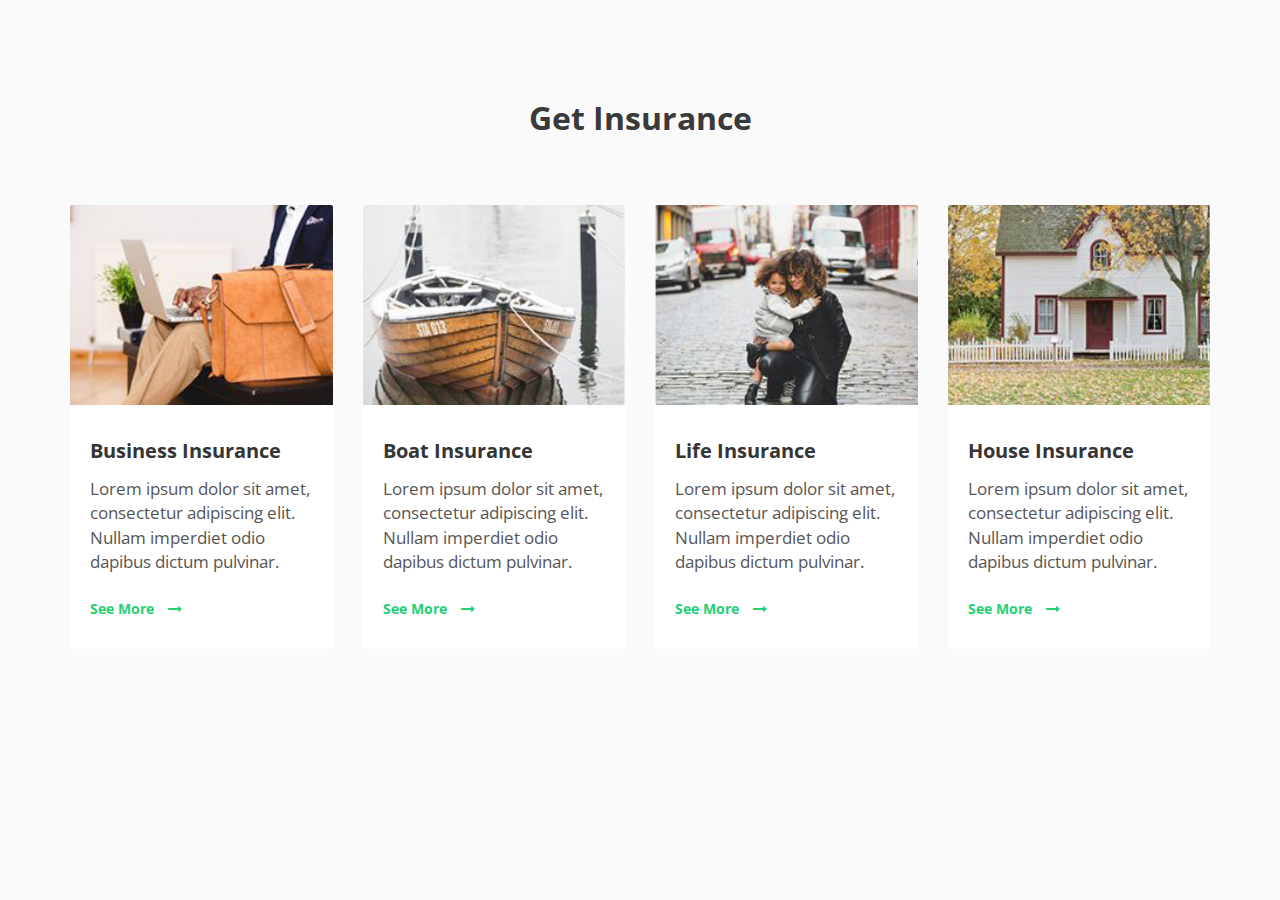
<file: practise-work-two/index.html>
<!DOCTYPE html>
<html lang="en">
    <head>
        <meta charset="utf-8">
        <meta http-equiv="X-UA-Compatible" content="IE=edge">
        <meta name="viewport" content="width=device-width, initial-scale=1">

        <title>practise a section</title>
        <link href="https://fonts.googleapis.com/css?family=Open+Sans:400,400i,600,600i,700,700i" rel="stylesheet">

        <link href="assets/css/bootstrap.min.css" rel="stylesheet">
        <link href="assets/css/font-awesome.min.css" rel="stylesheet">
        <link href="assets/css/style.css" rel="stylesheet">
        <link href="assets/css/responsive.css" rel="stylesheet">
        
    </head>
    <body>
        
        <section class="section-padding">
            <div class="container">
                <div class="row">
                    <div class="col-md-12">
                        <div class="section-title">
                            <h2>Get Insurance</h2>   
                        </div>
                    </div>
                </div>
                <div class="row">
                   <div class="col-md-3">
                        <div class="single-box">
                            <div class="blog-box-bg blog-box-bg-1"></div>
                            <div class="blog-box-content">
                                <h3>Business Insurance</h3>
                                <p>
                                    Lorem ipsum dolor sit amet, consectetur adipiscing elit. Nullam imperdiet odio dapibus dictum pulvinar.
                                </p>
                                <a href="" class="blog-readmore-btn">
                                    See More
                                    <i class="fa fa-long-arrow-right"></i>
                                </a>
                            </div>
                        </div>
                    </div>
                      <div class="col-md-3">
                        <div class="single-box">
                             <div class="blog-box-bg blog-box-bg-2"></div>
                            <div class="blog-box-content">
                                <h3>Boat Insurance</h3>
                                <p>
                                    Lorem ipsum dolor sit amet, consectetur adipiscing elit. Nullam imperdiet odio dapibus dictum pulvinar.
                                </p>
                                <a href="" class="blog-readmore-btn">
                                    See More
                                    <i class="fa fa-long-arrow-right"></i>
                                </a>
                            </div>   
                        </div>
                    </div>
                    <div class="col-md-3">
                        <div class="single-box">
                            <div class="blog-box-bg blog-box-bg-3"></div>
                            <div class="blog-box-content">
                                <h3>Life Insurance</h3>
                                <p>
                                    Lorem ipsum dolor sit amet, consectetur adipiscing elit. Nullam imperdiet odio dapibus dictum pulvinar.
                                </p>
                                <a href="" class="blog-readmore-btn">
                                    See More
                                    <i class="fa fa-long-arrow-right"></i>
                                </a>
                            </div>
                        </div>
                    </div>
                    <div class="col-md-3">
                        <div class="single-box">
                            <div class="blog-box-bg blog-box-bg-4"></div>
                            <div class="blog-box-content">
                                <h3>House Insurance</h3>
                                <p>
                                    Lorem ipsum dolor sit amet, consectetur adipiscing elit. Nullam imperdiet odio dapibus dictum pulvinar.
                                </p>
                                <a href="" class="blog-readmore-btn">
                                    See More
                                    <i class="fa fa-long-arrow-right"></i>
                                </a>
                            </div>
                        </div>
                    </div>
                </div>
            </div>
        </section>

        <script src="assets/js/jquery.min.js"></script>
        <script src="assets/js/bootstrap.min.js"></script>
        <script src="assets/js/main.js"></script>
    </body>
</html>
</file>
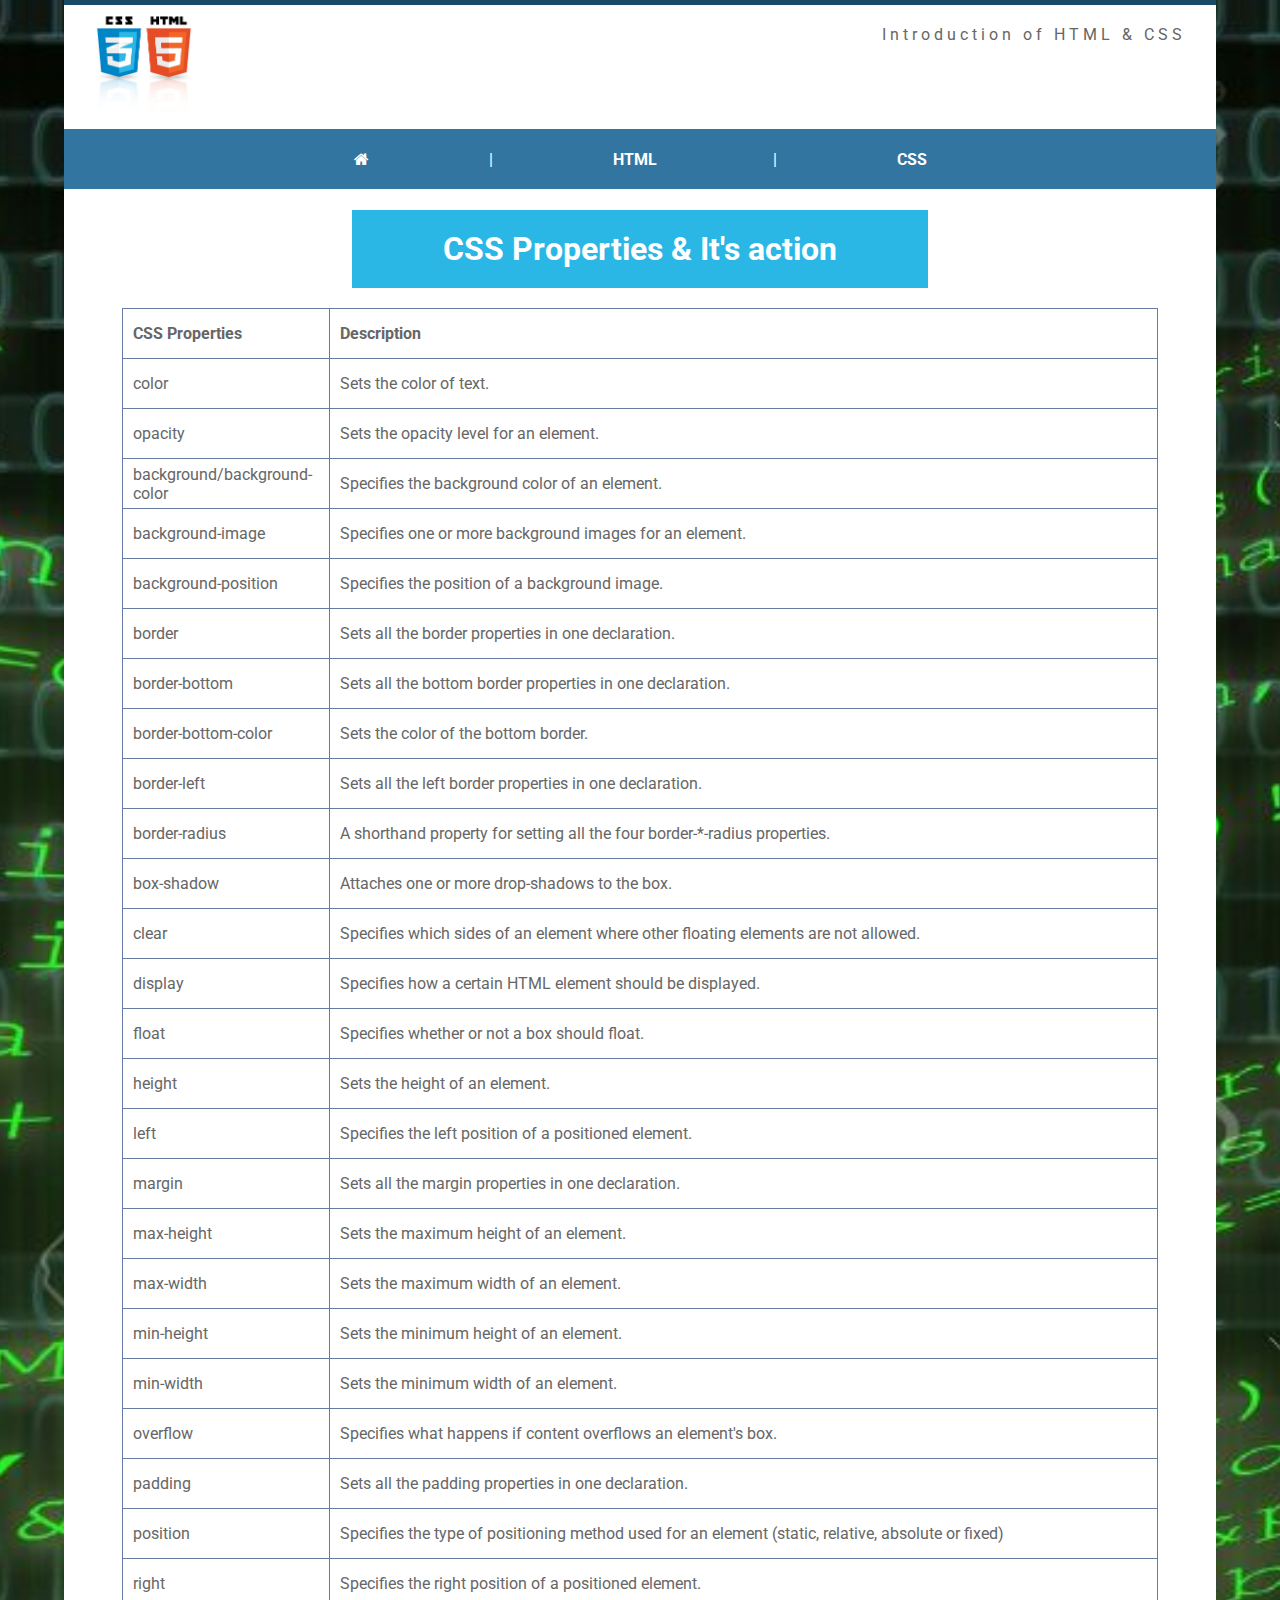
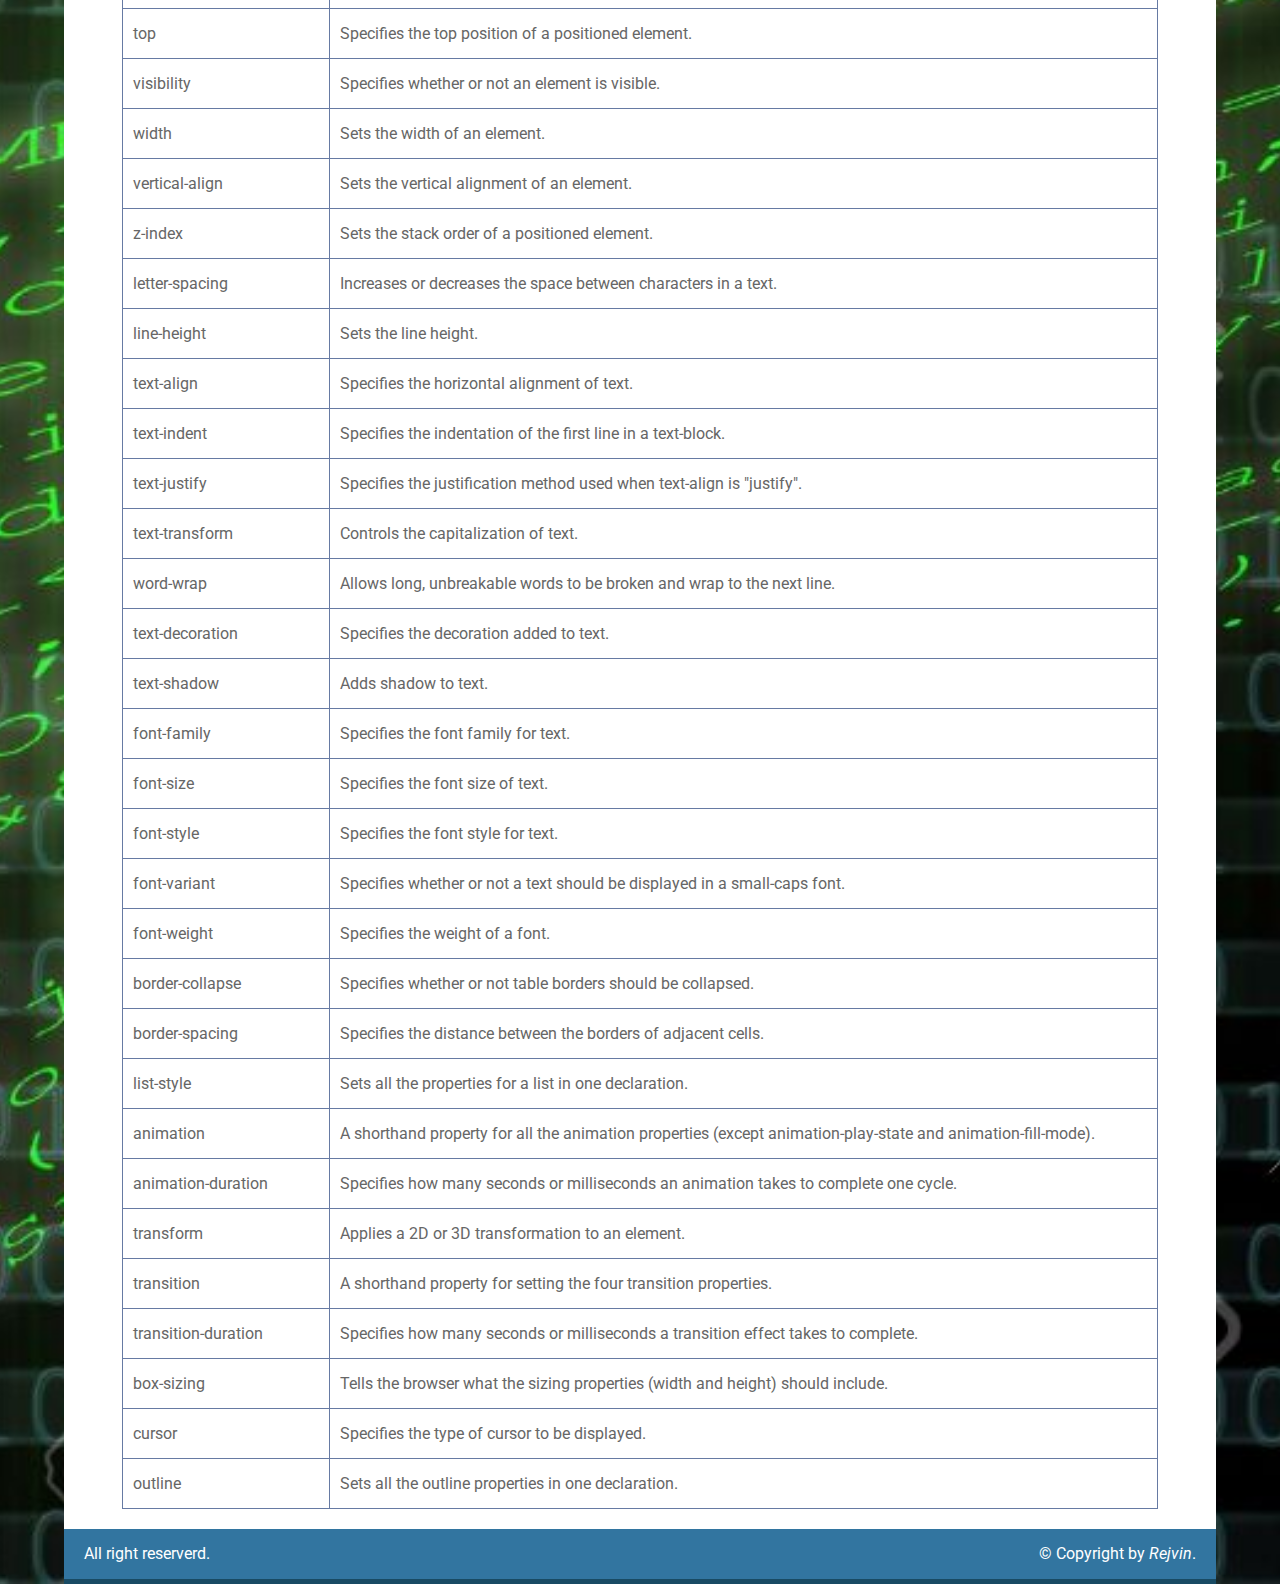
<file: Assignment three/css-page.html>
<!doctype html>
<html>
	<head>
		<title>Assignment#3 (CSS page)</title>
		<link href="https://fonts.googleapis.com/css?family=Roboto:300,300i,400,700" rel="stylesheet">
		<link rel="stylesheet" type="text/css" href="css/font-awesome.min.css">
		<link rel="stylesheet" type="text/css" href="css/style.css">
	</head>
	<body>
		<div class="page-wrapper">
			<!-- Header top area -->
			<header class="header-top-area">
				<div class="header-logo pull-left">
					<img src="img/html_css.jpg" height="100" width="100">
				</div>
				<div class="header-right pull-right">
					<p>Introduction of <span>HTML</span> & <span>CSS</span></p>
				</div>
			</header>
			<div class="clearfix"></div>
			<!-- Navigation area -->
			<nav class="navigation-area">
				<ul>
					<li><a href="index.html"><i class="fa fa-home"></i></a> <span class="spacebar">|</span></li>
					<li><a href="html-page.html">HTML</a><span class="spacebar">|</span></li>
					<li><a href="css-page.html">CSS</a></li>
				</ul>
			</nav>
			<!-- Main body area -->
			<div class="main-body">
				<div class="css-header">
					<h1>CSS Properties & It's action</h1>
				</div>
				<table>
					<thead>
						<tr>
							<th style="width:20%">CSS Properties</th>
							<th>Description</th>
						</tr>
					</thead>
					<tbody>
						<tr>
							<td>color</td>
							<td>Sets the color of text.</td>
						</tr>
						<tr>
							<td>opacity</td>
							<td>Sets the opacity level for an element.</td>
						</tr>
						<tr>
							<td>background/background-color</td>
							<td>Specifies the background color of an element.</td>
						</tr>
						<tr>
							<td>background-image</td>
							<td>Specifies one or more background images for an element.</td>
						</tr>
						<tr>
							<td>background-position</td>
							<td>Specifies the position of a background image.</td>
						</tr>
						<tr>
							<td>border</td>
							<td>Sets all the border properties in one declaration.</td>
						</tr>
						<tr>
							<td>border-bottom</td>
							<td>Sets all the bottom border properties in one declaration.</td>
						</tr>
						<tr>
							<td>border-bottom-color</td>
							<td>Sets the color of the bottom border.</td>
						</tr>
						<tr>
							<td>border-left</td>
							<td>Sets all the left border properties in one declaration.</td>
						</tr>
						<tr>
							<td>border-radius</td>
							<td>A shorthand property for setting all the four border-*-radius properties.</td>
						</tr>
						<tr>
							<td>box-shadow</td>
							<td>Attaches one or more drop-shadows to the box.</td>
						</tr>
						<tr>
							<td>clear</td>
							<td>Specifies which sides of an element where other floating elements are not allowed.</td>
						</tr>
						<tr>
							<td>display</td>
							<td>Specifies how a certain HTML element should be displayed.</td>
						</tr>
						<tr>
							<td>float</td>
							<td>Specifies whether or not a box should float.</td>
						</tr>
						<tr>
							<td>height</td>
							<td>Sets the height of an element.</td>
						</tr>
						<tr>
							<td>left</td>
							<td>Specifies the left position of a positioned element.</td>
						</tr>
						<tr>
							<td>margin</td>
							<td>Sets all the margin properties in one declaration.</td>
						</tr>
						<tr>
							<td>max-height</td>
							<td>Sets the maximum height of an element.</td>
						</tr>
						<tr>
							<td>max-width</td>
							<td>Sets the maximum width of an element.</td>
						</tr>
						<tr>
							<td>min-height</td>
							<td>Sets the minimum height of an element.</td>
						</tr>
						<tr>
							<td>min-width</td>
							<td>Sets the minimum width of an element.</td>
						</tr>
						<tr>
							<td>overflow</td>
							<td>Specifies what happens if content overflows an element's box.</td>
						</tr>
						<tr>
							<td>padding</td>
							<td>Sets all the padding properties in one declaration.</td>
						</tr>
						<tr>
							<td>position</td>
							<td>Specifies the type of positioning method used for an element (static, relative, absolute or fixed)</td>
						</tr>
						<tr>
							<td>right</td>
							<td>Specifies the right position of a positioned element.</td>
						</tr>
						<tr>
							<td>top</td>
							<td>Specifies the top position of a positioned element.</td>
						</tr>
						<tr>
							<td>visibility</td>
							<td>Specifies whether or not an element is visible.</td>
						</tr>
						<tr>
							<td>width</td>
							<td>Sets the width of an element.</td>
						</tr>
						<tr>
							<td>vertical-align</td>
							<td>Sets the vertical alignment of an element.</td>
						</tr>
						<tr>
							<td>z-index</td>
							<td>Sets the stack order of a positioned element.</td>
						</tr>
						<tr>
							<td>letter-spacing</td>
							<td>Increases or decreases the space between characters in a text.</td>
						</tr>
						<tr>
							<td>line-height</td>
							<td>Sets the line height.</td>
						</tr>
						<tr>
							<td>text-align</td>
							<td>Specifies the horizontal alignment of text.</td>
						</tr>
						<tr>
							<td>text-indent</td>
							<td>Specifies the indentation of the first line in a text-block.</td>
						</tr>
						<tr>
							<td>text-justify</td>
							<td>Specifies the justification method used when text-align is "justify".</td>
						</tr>
						<tr>
							<td>text-transform</td>
							<td>Controls the capitalization of text.</td>
						</tr>
						<tr>
							<td>word-wrap</td>
							<td>Allows long, unbreakable words to be broken and wrap to the next line.</td>
						</tr>
						<tr>
							<td>text-decoration</td>
							<td>Specifies the decoration added to text.</td>
						</tr>
						<tr>
							<td>text-shadow</td>
							<td>Adds shadow to text.</td>
						</tr>
						<tr>
							<td>font-family</td>
							<td>Specifies the font family for text.</td>
						</tr>
						<tr>
							<td>font-size</td>
							<td>Specifies the font size of text.</td>
						</tr>
						<tr>
							<td>font-style</td>
							<td>Specifies the font style for text.</td>
						</tr>
						<tr>
							<td>font-variant</td>
							<td>Specifies whether or not a text should be displayed in a small-caps font.</td>
						</tr>
						<tr>
							<td>font-weight</td>
							<td>Specifies the weight of a font.</td>
						</tr>
						<tr>
							<td>border-collapse</td>
							<td>Specifies whether or not table borders should be collapsed.</td>
						</tr>
						<tr>
							<td>border-spacing</td>
							<td>Specifies the distance between the borders of adjacent cells.</td>
						</tr>
						<tr>
							<td>list-style</td>
							<td>Sets all the properties for a list in one declaration.</td>
						</tr>
						<tr>
							<td>animation</td>
							<td>A shorthand property for all the animation properties (except animation-play-state and animation-fill-mode).</td>
						</tr>
						<tr>
							<td>animation-duration</td>
							<td>Specifies how many seconds or milliseconds an animation takes to complete one cycle.</td>
						</tr>
						<tr>
							<td>transform</td>
							<td>Applies a 2D or 3D transformation to an element.</td>
						</tr>
						<tr>
							<td>transition</td>
							<td>A shorthand property for setting the four transition properties.</td>
						</tr>

						<tr>
							<td>transition-duration</td>
							<td>Specifies how many seconds or milliseconds a transition effect takes to complete.</td>
						</tr>
						<tr>
							<td>box-sizing</td>
							<td>Tells the browser what the sizing properties (width and height) should include.</td>
						</tr>
						<tr>
							<td>cursor</td>
							<td>Specifies the type of cursor to be displayed.</td>
						</tr>
						<tr>
							<td>outline</td>
							<td>Sets all the outline properties in one declaration.</td>
						</tr>
					</tbody>
				</table>

				
				
				<!-- Footer area -->
				<footer class="page-footer-area">
					<div class="page-footer">
						<div class="page-footer-left pull-left">
							<p>All right <span>reserverd.</span></p>
						</div>
						<div class="page-footer-right pull-right">
							<p>&copy; Copyright by <span><i>Rejvin</i>.</span></p>
						</div>
					</div>
				</footer>
			</div>
		</div>		
	</body>
</html>
</file>
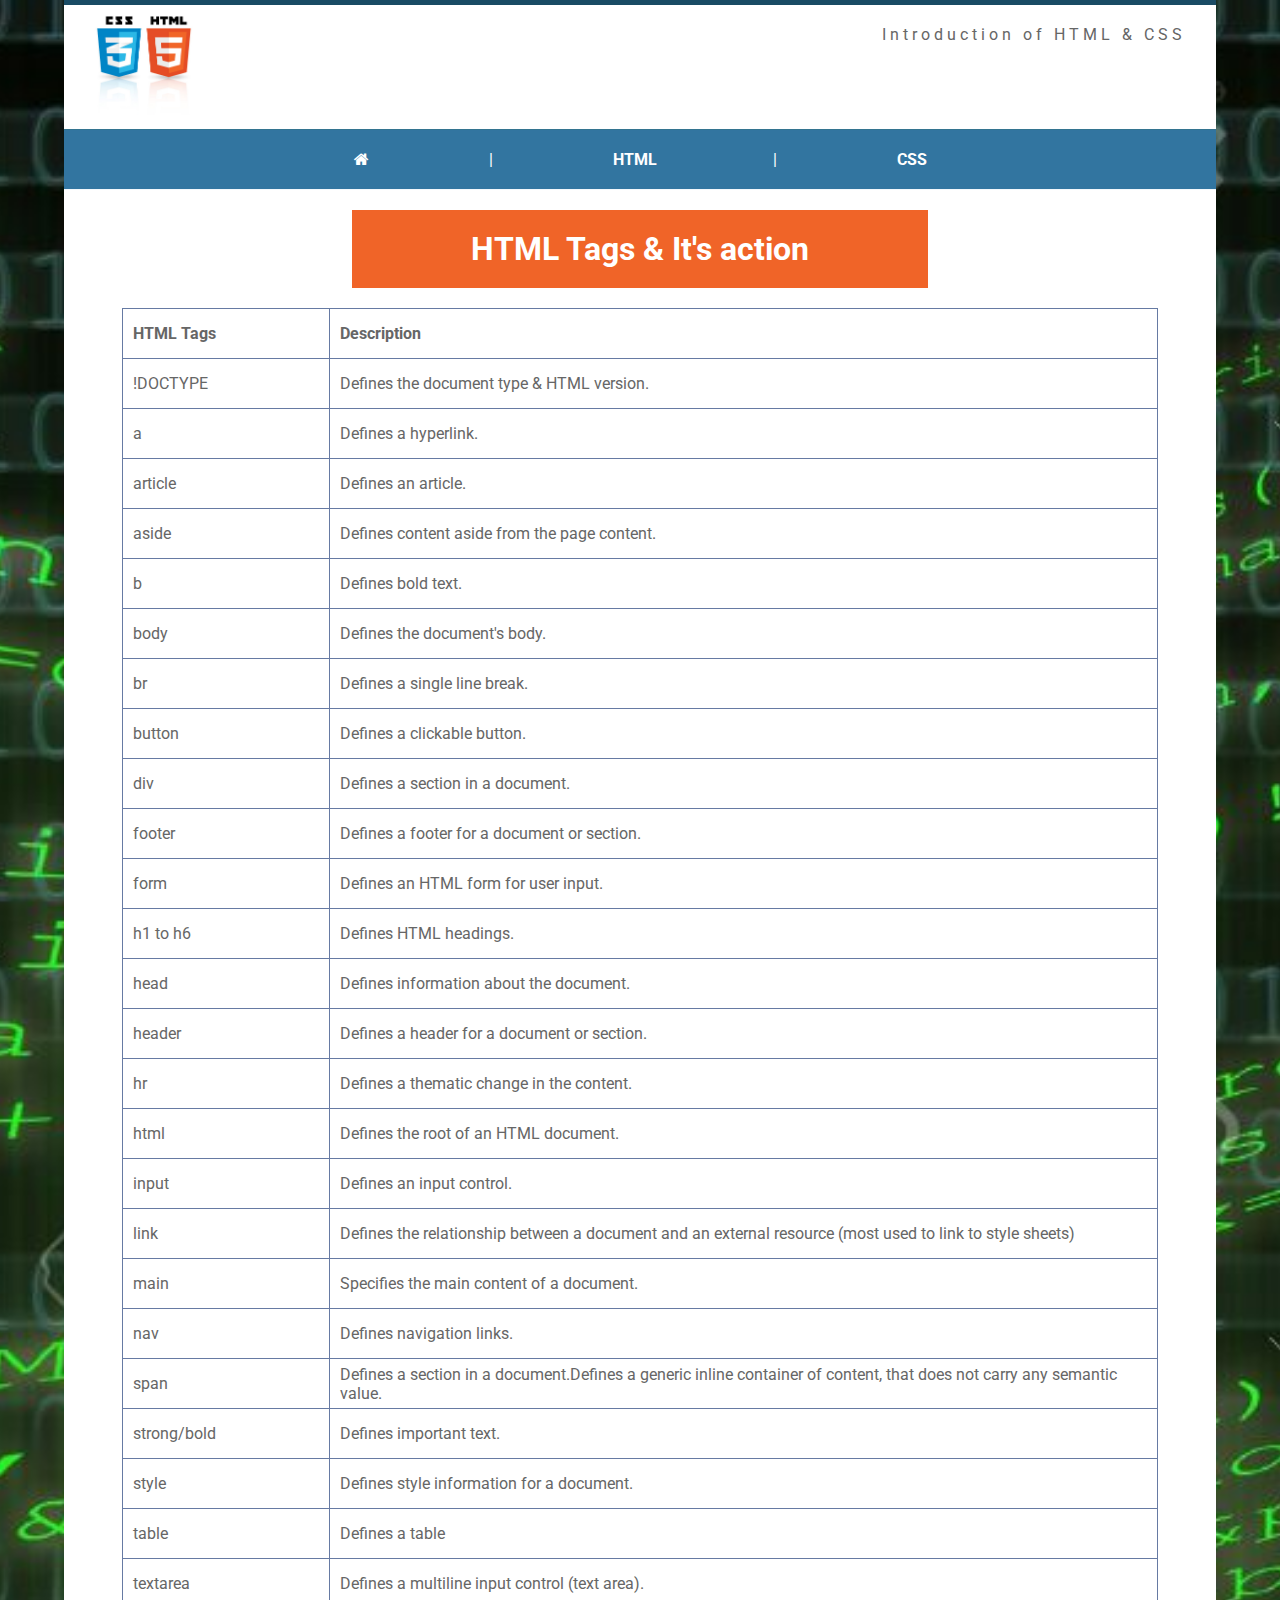
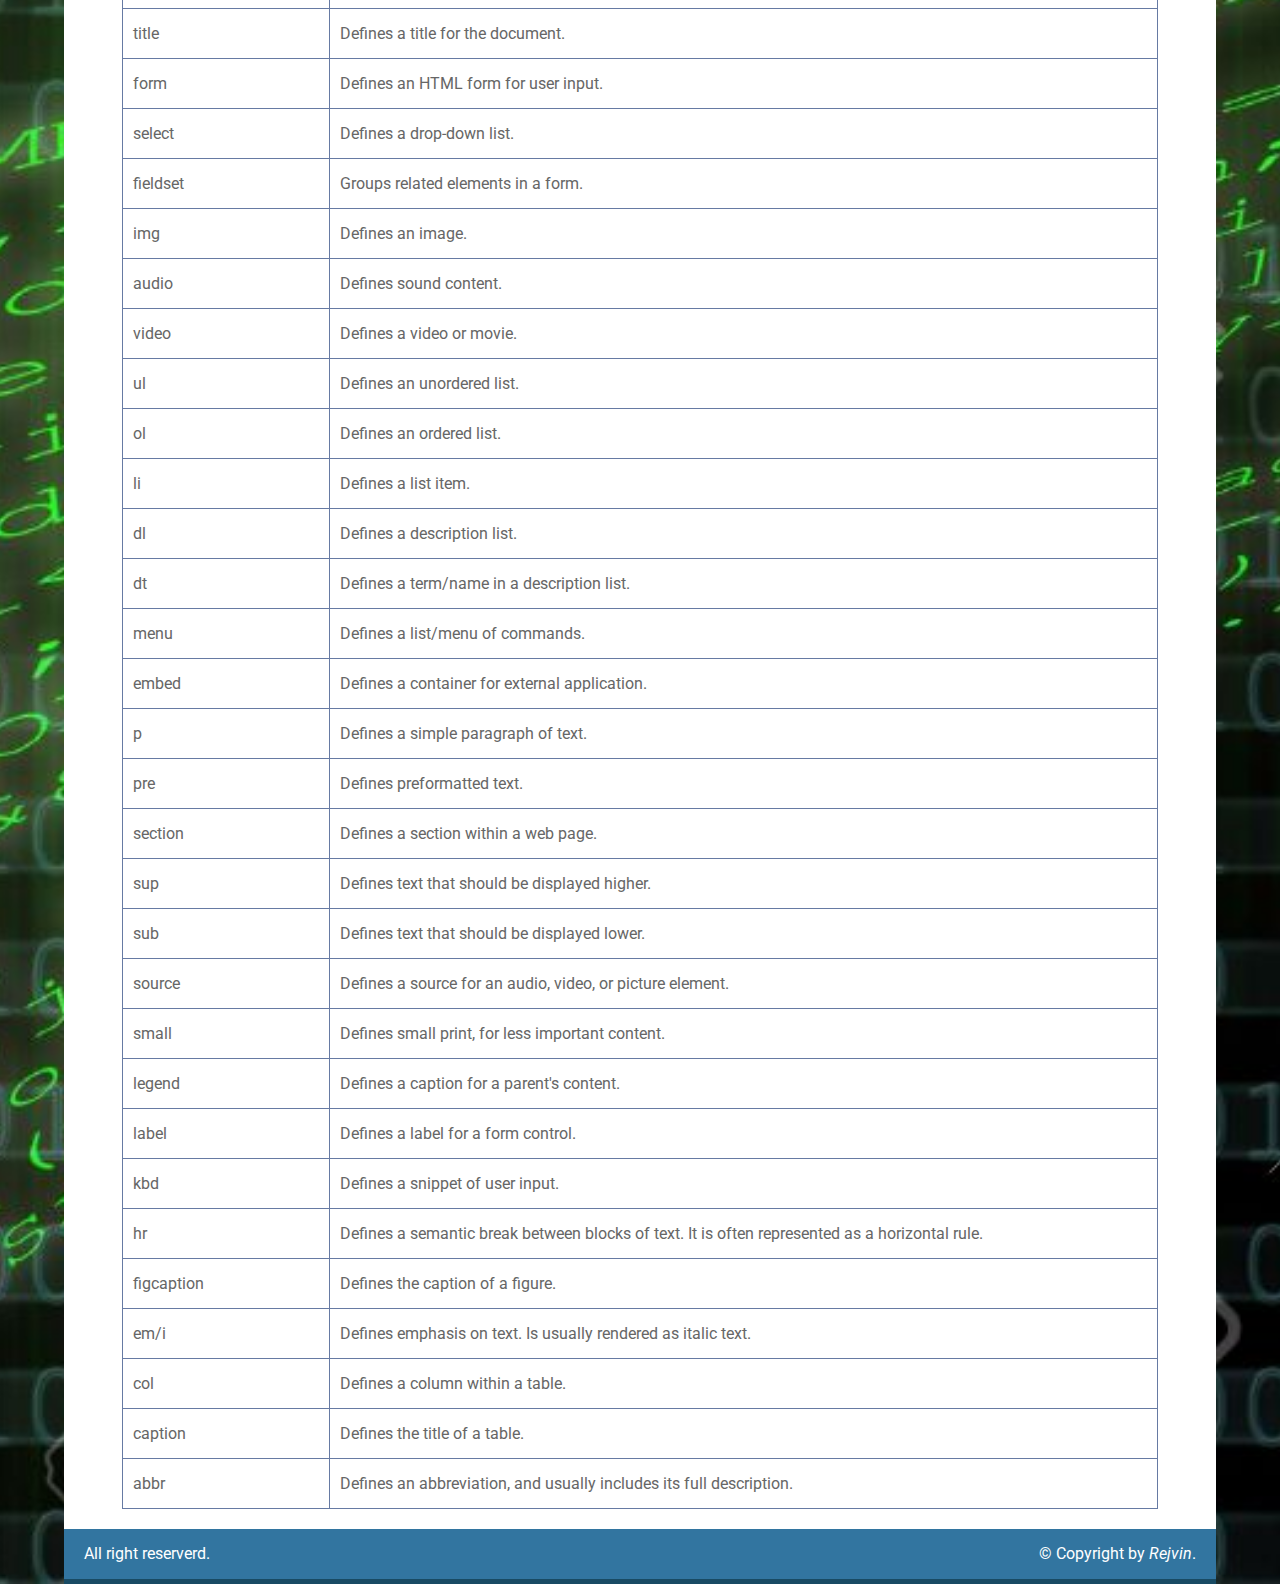
<file: Assignment three/html-page.html>
<!doctype html>
<html>
	<head>
		<title>Assignment#3 (HTML page)</title>
		<link href="https://fonts.googleapis.com/css?family=Roboto:300,300i,400,700" rel="stylesheet">
		<link rel="stylesheet" type="text/css" href="css/font-awesome.min.css">
		<link rel="stylesheet" type="text/css" href="css/style.css">
	</head>
	<body>
		<div class="page-wrapper">
			<!-- Header top area -->
			<header class="header-top-area">
				<div class="header-logo pull-left">
					<img src="img/html_css.jpg" height="100" width="100">
				</div>
				<div class="header-right pull-right">
					<p>Introduction of <span>HTML</span> & <span>CSS</span></p>
				</div>
			</header>
			<div class="clearfix"></div>
			<!-- Navigation area -->
			<nav class="navigation-area">
				<ul>
					<li><a href="index.html"><i class="fa fa-home"></i></a> <span class="spacebar">|</span></li>
					<li><a href="html-page.html">HTML</a><span class="spacebar">|</span></li>
					<li><a href="css-page.html">CSS</a></li>
				</ul>
			</nav>
			<!-- Main body area -->
			<div class="main-body">
				<div class="html-header">
					<h1>HTML Tags & It's action</h1>
				</div>
				<table>
					<thead>
						<tr>
							<th style="width:20%">HTML Tags</th>
							<th>Description</th>
						</tr>
					</thead>
					<tbody>
						<tr>
							<td>!DOCTYPE</td>
							<td>Defines the document type & HTML version.</td>
						</tr>
						<tr>
							<td>a</td>
							<td>Defines a hyperlink.</td>
						</tr>
						<tr>
							<td>article</td>
							<td>Defines an article.</td>
						</tr>
						<tr>
							<td>aside</td>
							<td>Defines content aside from the page content.</td>
						</tr>
						<tr>
							<td>b</td>
							<td>Defines bold text.</td>
						</tr>
						<tr>
							<td>body</td>
							<td>Defines the document's body.</td>
						</tr>
						<tr>
							<td>br</td>
							<td>Defines a single line break.</td>
						</tr>
						<tr>
							<td>button</td>
							<td>Defines a clickable button.</td>
						</tr>
						<tr>
							<td>div</td>
							<td>Defines a section in a document.</td>
						</tr>
						<tr>
							<td>footer</td>
							<td>Defines a footer for a document or section.</td>
						</tr>
						<tr>
							<td>form</td>
							<td>Defines an HTML form for user input.</td>
						</tr>
						<tr>
							<td>h1 to h6</td>
							<td>Defines HTML headings.</td>
						</tr>
						<tr>
							<td>head</td>
							<td>Defines information about the document.</td>
						</tr>
						<tr>
							<td>header</td>
							<td>Defines a header for a document or section.</td>
						</tr>
						<tr>
							<td>hr</td>
							<td>Defines a thematic change in the content.</td>
						</tr>
						<tr>
							<td>html</td>
							<td>Defines the root of an HTML document.</td>
						</tr>
						<tr>
							<td>input</td>
							<td>Defines an input control.</td>
						</tr>
						<tr>
							<td>link</td>
							<td>Defines the relationship between a document and an external resource (most used to link to style sheets)</td>
						</tr>
						<tr>
							<td>main</td>
							<td>Specifies the main content of a document.</td>
						</tr>
						<tr>
							<td>nav</td>
							<td>Defines navigation links.</td>
						</tr>
						<tr>
							<td>span</td>
							<td>Defines a section in a document.Defines a generic inline container of content, that does not carry any semantic value.</td>
						</tr>
						<tr>
							<td>strong/bold</td>
							<td>Defines important text.</td>
						</tr>
						<tr>
							<td>style</td>
							<td>Defines style information for a document.</td>
						</tr>
						<tr>
							<td>table</td>
							<td>Defines a table</td>
						</tr>
						<tr>
							<td>textarea</td>
							<td>Defines a multiline input control (text area).</td>
						</tr>
						<tr>
							<td>title</td>
							<td>Defines a title for the document.</td>
						</tr>
						<tr>
							<td>form</td>
							<td>Defines an HTML form for user input.</td>
						</tr>
						<tr>
							<td>select</td>
							<td>Defines a drop-down list.</td>
						</tr>
						<tr>
							<td>fieldset</td>
							<td>Groups related elements in a form.</td>
						</tr>
						<tr>
							<td>img</td>
							<td>Defines an image.</td>
						</tr>
						<tr>
							<td>audio</td>
							<td>Defines sound content.</td>
						</tr>
						<tr>
							<td>video</td>
							<td>Defines a video or movie.</td>
						</tr>
						<tr>
							<td>ul</td>
							<td>Defines an unordered list.</td>
						</tr>
						<tr>
							<td>ol</td>
							<td>Defines an ordered list.</td>
						</tr>
						<tr>
							<td>li</td>
							<td>Defines a list item.</td>
						</tr>
						<tr>
							<td>dl</td>
							<td>Defines a description list.</td>
						</tr>
						<tr>
							<td>dt</td>
							<td>Defines a term/name in a description list.</td>
						</tr>
						<tr>
							<td>menu</td>
							<td>Defines a list/menu of commands.</td>
						</tr>
						<tr>
							<td>embed</td>
							<td>Defines a container for external application.</td>
						</tr>
						<tr>
							<td>p</td>
							<td>Defines a simple paragraph of text.</td>
						</tr>
						<tr>
							<td>pre</td>
							<td>Defines preformatted text.</td>
						</tr>
						<tr>
							<td>section</td>
							<td>Defines a section within a web page.</td>
						</tr>
						<tr>
							<td>sup</td>
							<td>Defines text that should be displayed higher.</td>
						</tr>
						<tr>
							<td>sub</td>
							<td>Defines text that should be displayed lower.</td>
						</tr>
						<tr>
							<td>source</td>
							<td>Defines a source for an audio, video, or picture element.</td>
						</tr>
						<tr>
							<td>small</td>
							<td>Defines small print, for less important content.</td>
						</tr>
						<tr>
							<td>legend</td>
							<td>Defines a caption for a parent's content.</td>
						</tr>
						<tr>
							<td>label</td>
							<td>Defines a label for a form control.</td>
						</tr>
						<tr>
							<td>kbd</td>
							<td>Defines a snippet of user input.</td>
						</tr>
						<tr>
							<td>hr</td>
							<td>Defines a semantic break between blocks of text. It is often represented as a horizontal rule.</td>
						</tr>
						<tr>
							<td>figcaption</td>
							<td>Defines the caption of a figure.</td>
						</tr>

						<tr>
							<td>em/i</td>
							<td>Defines emphasis on text. Is usually rendered as italic text.</td>
						</tr>
						<tr>
							<td>col</td>
							<td>Defines a column within a table.</td>
						</tr>
						<tr>
							<td>caption</td>
							<td>Defines the title of a table.</td>
						</tr>
						<tr>
							<td>abbr</td>
							<td>Defines an abbreviation, and usually includes its full description.</td>
						</tr>
					</tbody>
				</table>
				<!-- Footer area -->
				<footer class="page-footer-area">
					<div class="page-footer">
						<div class="page-footer-left pull-left">
							<p>All right <span>reserverd.</span></p>
						</div>
						<div class="page-footer-right pull-right">
							<p>&copy; Copyright by <span><i>Rejvin</i>.</span></p>
						</div>
					</div>
				</footer>
			</div>
		</div>		
	</body>
</html>
</file>
<file: style.css>
* {
	margin: 0;
	padding: 0;
	outline: 0;
}

body {
	background-color: #EFEFEF;
	font-family: sans-serif;
	font-size: 14px;
}

#wrapper {
	background-color: none;
	width: 1000px;
	height: 1400px;
	margin-left: 180px;
}

header,pre {
	text-align: center;
	font-size: 60px;
	padding-top: 40px;
	padding-bottom: 10px;
	color: #575757;
	letter-spacing: 5px;
}

header,p {
	color: #84C1D3;
	font-size: 14px;
	letter-spacing: 3px;
	padding-bottom: 10px;
}
header,img {
	padding-top: 10px;
	padding-bottom: 30px;
}

.body-part {
	background-color: #fff;
	height: 1000px;
	position: relative;
	width: 100%;
	border-radius: 2px;
	box-shadow: 2px 1px 8px 2px #888888; 
}

.currently {
	position: relative;
	width: 80%;
	margin-left: 10%;
	background: none;
	padding-top: 40px;
	padding-bottom: 0px;
}

.currently h1{
	letter-spacing: 4px;
	color: #C4C4C4;
	padding-bottom: 10px;
}

.currently p{
	letter-spacing: 1px;
	color: #B4B4B4;
	padding-bottom: 20px;
	font-size: 16px;
	line-height: 30px;
}

.currently p span {
	border-bottom: 1px dotted #000;
	color: #878A8F;
	font-weight: bold;
}

.hr {
	width:800px;
	margin-left: 90px;
	padding-top: 30px;
	padding-bottom: 30px;
}

.latest-wr {
	letter-spacing: 4px;
	color: #878A8F;
	text-align: center;
}

.latest-wr h2{
	padding-bottom: 15px;
}

.latest-wr p{
	font-size: 16px;
	color: #757575;
	padding-top: 20px;
}

.latest-wr p strong{
	border-bottom: 1px dotted #000;
}

footer .leftside{
	float:left;
}


footer .leftside p{
	color: #757575;
}

footer .leftside a{
	color: #757575;
}

footer .rightside {
	float: right;
}

footer .rightside p{
	color: #757575;
}
</file>
<file: Assignment three/css/style.css>
* {
	margin: 0;
	padding: 0;
	outline: 0;
	border: 0;
	box-sizing: border-box;
}

body {
    font-size: 16px;
    font-family: 'Roboto', sans-serif;
    color: #666;
    background: url('../img/body1.jpg') no-repeat center center / cover;

}

h1,h2,h3,h4 {
    margin: 15px 0;
}

a {
    color: #4fb510;
    text-decoration: none;
}

ul {
    list-style: none;
}

.page-wrapper {
    width: 90%;
    height: auto;
    background:#ffffff;
    margin: 0 auto;
    border-top: 5px solid #194B64;
}

.pull-left {
	float:left;
}

.pull-right {
	float:right;
}

.clearfix {
	clear: both;
	width: 100%;
	height: 0;
}

/*---------   Header Top css   ----------*/
.header-top-area {}
.header-logo {margin: 10px 30px;}
.header-logo img {}
.header-right {margin: 20px 30px;}
.header-right p {letter-spacing: 4px;}

/*---------   Navigation Area css   ----------*/
.navigation-area {
	width: 100%;
	background: #3275A0;
	border-top: 1px solid #337490;
	border-bottom: 1px solid #F3F8FC;
}
.navigation-area ul {margin: 0; padding: 0;text-align: center;}
.navigation-area ul li {display: inline-block; padding: 20px 20px;}
.navigation-area ul li a {
	padding: 20px 46px;
	color: #fff;
	font-weight: 700;
}
.navigation-area ul li a:hover {
	background: #03080C;
}
.spacebar {color: #fff; margin-left: 40px; padding: 20px 30px;}

/*---------   Background-img Area css   ----------*/
.background-img-area {}
.background-img {}
.background-img img {width: 100%;height: 400px;}

/*---------  HTML Area css   ----------*/
.html-body-area {border-bottom: 1px solid #D3EAF6;}
.html-body {background-color: none;}
.html-body h1 {text-align: center; padding-top: 10px; color: #296E8D;}
.html-body-left {background-color: none; width:50%; padding: 45px 157px;}
.html-body-right {background-color: none; width:50%; padding: 8px 157px;}
.html-body-right p {text-align: justify;}

/*---------   CSS Area css   ----------*/
.css-body-area {border-bottom: 1px solid #D3EAF6; height:600px;}
.css-body {background-color: none;}
.css-body h1 {text-align: center; padding-top: 10px; color: #D33044;}
.css-body-left {background-color: none; width:50%; padding: 45px 157px;}
.css-body-left img {width:450px; height:350px;}
.css-body-right {background-color: none; width:50%; padding: 8px 157px;}
.css-body-right p {text-align: justify;}

/*---------   Footer Area css   ----------*/
.page-footer-area {border-bottom: 5px solid #194B64}
.page-footer {background: #3275A0; height: 50px; color: #fff;}
.page-footer-left {padding: 15px 20px;}
.page-footer-right {padding: 15px 20px;}
.page-footer-right span:hover {color: #F0F0F0; cursor: pointer;}

/*---------   HTML page Area css   ----------*/
.html-header {
	text-align: center;
	background: #F06428;
	color: #fff;
	width:50%;
	margin: 0 auto;
	padding: 5px 0px;
	margin-top: 20px;
	margin-bottom: 20px;
}
.html-header h1 {}
table, td, th {border: 1px solid #667AA3; padding-left: 10px;}
table {width: 90%;border-collapse: collapse; margin-left: 5%; margin-bottom: 20px;}
th {text-align: left; height:50px;}
tr {}
td {height:50px;} 
.css-header {
	text-align: center;
	background: #2BB7E5;
	color: #fff;
	width:50%;
	margin: 0 auto;
	padding: 5px 0px;
	margin-top: 20px;
	margin-bottom: 20px;
}
</file>
<file: Assignment-five/assets/css/style.css>
* {
    margin: 0;
    padding: 0;
    box-sizing: border-box; }

html, body {
    height: 100%;
   }

body {
    font-family: 'Roboto Condensed', sans-serif;
    font-size: 15px;
    margin: 0;
    padding: 0;
    color: #afafaf;
}
img {
    max-width: 100%;
    border: 0;
}
h1, h2, h3, h4, h5, h6 {
    color: #747474;
}
.header-bg-img {background-image: url(../img/slider-bg.jpg);}
.single-item-img-1 {background-image: url(../img/single-item-img-1.png);}
.single-item-img-2 {background-image: url(../img/single-item-img-2.png);}
.single-item-img-3 {background-image: url(../img/single-item-img-3.png);}
.single-item-img-4 {background-image: url(../img/single-item-img-4.png);}
.middle-bg-img {background-image: url(../img/bg-img.jpg);}
.s-des-img-1 {background-image: url(../img/single-product-description-img.jpg);}
.s-des-img-2 {background-image: url(../img/single-product-description-img2.jpg);}
.mail-subscribe-bg-img {background-image: url(../img/mail-subscribe.jpg)}

.header-background {
    background-color: #ddd;
    background-position: center center;
    background-size: cover;
    height: 645px;
}
.single-item-bg {
    background-color: #fff;
    background-position: center center;
    background-repeat: no-repeat;
    height: 140px;
    width: 180px;
}
.middle-backgroud {
    background-color: #ddd;
    background-position: center center;
    background-size: cover;
    height: 640px;
}
.single-product-description-img {
    background-color: #ddd;
    background-position: center center;
    background-size: cover;
    height: 358px;
}
.single-product-description-img1 {
    background-color: #ddd;
    background-position: center center;
    background-size: cover;
    height: 358px;
}
.header-top {
    background: #fff;
    height: 140;
    width: 100%;
    padding: 50px 0 0 0;
}
.header-brnd-logo {
    background: #ccc;
    height: 63px;
    width: 63px;
    display: block;
    margin: 0 auto;
}
.header-brnd-logo img {
    height: 63px;
    width: 63px;
}
.upper-text {text-transform: uppercase;}
.logo-caption {font-weight: 400; text-align: center; color: #000; font-size: 12px;}
.first-nav {margin-bottom: 10px;}
.first-nav ul {
   display: flex;
    margin: 0;
    padding: 0;
    justify-content: center;
}
.first-nav ul li {
    list-style: none;
}
.first-nav ul li a {
    text-decoration: none;
    padding: 40px 30px;
    display: block;
    color: #828282;
    transition: .3s;
}
.first-nav ul li a:hover {
   border: 1px solid #ddd;
    padding: 20px 30px;
    margin-top: 10px;
}

/*    header-background-area     */
.header-background-content {
    padding: 160px 230px;
    width: 68%;
    height: auto;
    color: #e6ddd8;
}
h1.header-title {
    font-size: 35px;
    padding-bottom: 20px;
    color: #fff;
}
p.header-paragraph small {display: block; padding-bottom: 20px;}
p.header-paragraph {line-height: 1.5; padding-bottom: 36px;}
a.pre-order-btn {
    color: #fff;
    background: #1085f9;
    text-decoration: none;
    padding: 12px 32px;
    border-radius: 3px;
    border: 1px solid #3f7ab4;
    transition: .2s;
}
a.pre-order-btn:hover {background: #fff;
color: #1085f9; border: 1px solid #1085f9;}
p.order-available-dt {margin-top: 40px;}

/*    product-items-area     */
.product-items-area {padding-top: 40px; padding-bottom: 94px;}
.product-items {
    display: flex;
    flex-wrap: wrap;
}
.single-product-item {
    flex: 1;
    margin: 0 5px;
    padding: 15px;
    display: flex;
    flex-direction: column;
}
.single-item-bg {
    text-align: center;
    display: flex;
    justify-content: center;
    align-items: center;
    align-self: center;
}
.text-center {text-align: center;}
.single-item-header {
    margin-bottom: 30px;
    color: #757575;
}
.single-product-item-content p {color: #aeaeae;}

/*    product-description-navbar     */
.second-nav ul {
    display: flex;
    margin: 0;
    padding: 0;
    justify-content: center;
}
.second-nav ul li {list-style: none;}
.second-nav ul li a {
    text-decoration: none;
    color: #979797;
    padding: 30px 30px;
    display: block;
    transition: .2s;
}
.second-nav ul li a:hover {border-bottom: 2px solid #1085f9;color: #1085f9;}
.active {
    border-bottom: 2px solid #1085f9;
}
.second-nav ul li:first-child a {color: #1085f9;}
.second-nav ul li:last-child a {
    background: #1085f9;
    padding: 12px 32px;
    margin-top: 19px;
    color: #fff;
    border-radius: 3px;
    border: 1px solid #3f7ab4;
    transition: .2s;
}
.second-nav ul li:last-child a:hover {
    background: #fff;
    color: #1085f9;
}

/*    product-description-area     */
.product-description-area {box-shadow: 0 -5px 5px -5px #ddd;}

.product-description {

}
.single-product-description {
    height: 700px;
    width: 100%;
}
.single-product-description-content {
    float: left;
    width: 50%;
    padding: 182px 120px 160px 170px;
   }
.single-product-description-img {
    float: right;
    width: 50%;
    height: 100%;
}
.single-product-description-content1 {
    float: right;
    width: 50%;
    padding: 182px 120px 160px 170px;
   }
.single-product-description-img1 {
    float: left;
    width: 50%;
    height: 100%;
}
.padding-10 {padding: 10px 0;}
.single-product-description-btn {
    text-decoration: none;
    color: #88b9f3;
    transition: .3s;
}
.single-product-description-btn:hover {
    color: #5D7B9A;
}

/*    product-colors-area     */
.product-colors-area {padding-top: 80px;}
.product-item-colors {position: relative;}
/*.product-item-colors span.color-text {
    position: absolute;
    left: 50%;
    font-size: 180px;
    color: #ddd;
    line-height: 76px;
    margin-top: 4%;
    opacity: .2;
    font-weight: 700;
    letter-spacing: 30px;
}*/

.product-item-colors span.color-text {
	position: absolute;
	left: 50%;
	transform: translateX(-50%);
	top: 0;
	font-size: 100px;
	text-transform: uppercase;
	letter-spacing: 22px;
	opacity: 0.2;
}
.product-item-colors figure {display: flex;}
.product-item-colors figure img {width: 33.3333%;}
.product-item-colors figure img:nth-child(1)  {}
.product-item-colors figure img:nth-child(2)  {}
.product-item-colors figure img:nth-child(3)  {}
.gold-gray {
    height: 20px;
    width: 80px;
    background: #fff;
    margin: 0 auto;
    color: #999;
}
.gold-gray-dot:before {
    height: 10px;
    width: 10px;
    border-radius: 50%;
    background: #e2c3a6;
    margin-left: 10px;
    content: "";
    position: absolute;
    margin-left: -19px;
    margin-top: 5px;
}
.product-color-content {
    width: 50%;
    margin: 0 auto;
    text-align: center;
    padding-top: 50px;
    font-weight: 300;
    padding-bottom: 60px;
}
.color-pdf-btn {
    margin-left: 33%;
    width: 40%;
    margin-bottom: 75px;
}
.manual-btn {
    background: #1084fb;
    color: #fff;
    border: none;
    background-position: left;
    background-repeat: no-repeat;
    width: 38%;
    border-radius: 3px;
    padding: 10px 2px;
    transition: .3s;
}
.manual-btn:hover {
    box-shadow: 2px 2px 4px #1084fb;
}
.manual-btn span {margin-left: 25px;}
.whitepaper-btn {
    background: #794fe3;
    color: #fff;
    border: none;
    background-position: left;
    background-repeat: no-repeat;
    width: 38%;
    border-radius: 3px;
    padding: 10px 2px;
    margin-left: 4%;
    transition: .3s;
}
.whitepaper-btn:hover {
    box-shadow: 2px 2px 4px #794fe3;
}
.whitepaper-btn span {margin-left: 25px;}
.manual-btn-img {background-image: url(../img/manual-btn.png);}
.whitepaper-btn-img {background-image: url(../img/whitepaper-btn.png);}
.product-color-brand-name {
    display: flex;
    justify-content: center;
}
.single-brand-name img {
    width: 150px;
    height: 30px;
    padding: 0 40px;
}

/*    mail-subscribe-area     */
.mail-subscribe-area {
    display: flex;
    padding: 40px 0;
}
.mail-subscribe-bg {
    height: 450px;
    width: 50%;
    background-position: right;
    background-repeat: no-repeat;
    background-size: cover;
}
.mail-subscribe-content {
   background: #fff;
    height: 450px;
    width: 50%;
}
.mail-subscribe-title {
   background: #fff;
    height: 190px;
    width: 450px;
    margin: 100px 270px 150px 190px;
}
.mail-subscribe-title h3 {
    padding-bottom: 40px;
    font-weight: 300;
}
.mail-subscribe-title form input[type=email] {
   border: none;
    background: none;
    border-bottom: 1px solid #0e85f9;
    width: 50%;
    padding-bottom: 3%;
    color: #ccc;
}
.subscribe-btn {margin-left: 8%;}

.hr {
    background: #ccc;
    height: 1px;
    width: 80%;
    margin: 0 auto;
}

/*    Footer Area      */
.footer-top {margin: 60px 0;}
.footer-bottom {
    display: flex;
    width: 80%;
    margin-left: 10%;
}
.single-footer-bottom-item {
    width: 25%;
    height: auto;
}
.single-footer-bottom-item ul {
    margin: 0 20%;
    padding: 0;
    list-style: none;
}
.single-footer-bottom-item ul h3 {font-weight: 300; color: #737373; padding-bottom: 20px;}
.single-footer-bottom-item ul li a {
   text-decoration: none;
    color: #a9a9a9;
    font-weight: 300;
    line-height: 1.7;
    transition: .3s;
}
.single-footer-bottom-item ul li a:hover {
   border-bottom: 1px solid #a9a9a9;
}
.footer-area {
    padding-bottom: 60px;
}
</file>
<file: Assignment-five/assets/css/responsive.css>
/* Medium Layout: 1280px. */
@media only screen and (min-width: 992px) and (max-width: 1200px) {
.header-background {
    height: 500px;
}
.single-item-bg {
    background-color: #fff;
    background-position: center center;
    background-repeat: no-repeat;
    height: 140px;
    width: 180px;
}
.middle-backgroud {
    height: 480px;
}
.single-product-description-img {
    height: 200px;
}
.single-product-description-img1 {
    height: 200px;
}

/*    header-background-area     */
.header-background-content {
    padding: 65px 230px;
}
/*    product-items-area     */
.product-items-area {padding-top: 30px; padding-bottom: 60px;}

/*    product-description-area     */
.single-product-description {
    display: inline-block;
}
.single-product-description-img {
    float: right;
    width: 50%;
    height: 100%;
}
.single-product-description-img1 {
    float: left;
    width: 50%;
    height: 100%;
}

}

/* Tablet Layout: 768px. */
@media only screen and (min-width: 768px) and (max-width: 991px) {
    body {font-size: 14px;}
.header-top {
    padding: 10px 0 0 0;
}
.first-nav {margin-bottom: 10px;}
.first-nav ul {display: block;}
.first-nav ul li a {
    padding: 10px 15px;
    display: block;
}
.first-nav ul li a:hover {
   padding: 10px 15px;
    margin-top: 5px;
}
/*    header-background-area     */
.header-background {
    height: 300px;
    background-size: cover;
    background-position: center center;
}
.header-background-content {
    padding: 50px 50px;
    width: 100%;
}
h1.header-title {
    font-size: 18px;
    padding-bottom: 10px;
}
.header-paragraph {margin-bottom: 10px;}
p.header-paragraph small {padding-bottom: 10px;}
p.header-paragraph {padding: 10px;}
a.pre-order-btn {
    padding: 10px 20px;
}
p.order-available-dt {margin-top: 20px;}

/*    product-items-area     */
.product-items-area {padding-top: 20px; padding-bottom: 25px;}

.single-item-header {
    margin-bottom: 20px;
}
.middle-backgroud {
    height: 200px;
}
/*    product-description-navbar     */
.second-nav ul {
    display: block;
}
.second-nav ul li a {
    padding: 10px 30px;
}
/*    product-description-area     */
.single-product-description {
    height: 300px;
}
.single-product-description-content {
    display: none;
   }
.single-product-description-img {
    float: right;
    width: 50%;
    height: 100%;
}
.single-product-description-content1 {
   display: none;
   }
.single-product-description-img1 {
    float: left;
    width: 50%;
    height: 100%;
}
/*    product-colors-area     */
.product-colors-area {padding-top: 30px;}
.product-item-colors span.color-text {
   position: absolute;
	left: 50%;
	transform: translateX(-50%);
	top: 0;
	font-size: 100px;
	text-transform: uppercase;
	letter-spacing: 22px;
	opacity: 0.2;
}
.product-color-content {
    width: 100%;
    padding-top: 20px;
    padding-bottom: 30px;
}
.color-pdf-btn {
    margin-left: 2%;
    width: 100%;
    margin-bottom: 20px;
}
.manual-btn {
    width: 45%;
    padding: 8px 2px;
}
.manual-btn span {margin-left: 30px;}
.whitepaper-btn {
    width: 45%;
    padding: 8px 2px;
}
.whitepaper-btn span {margin-left: 30px;}

.product-color-brand-name {
    display: block;
}
.single-brand-name img {
    width: 19%;
    height: 50px;
    padding: 10px 8px;
}

/*    mail-subscribe-area     */
.mail-subscribe-area {
    padding-bottom: 40px;
}
.mail-subscribe-bg {
    display: none;
}
.mail-subscribe-content {
   background: #fff;
    height: 100px;
    width: 100%;
}
.mail-subscribe-title {
    height: 100px;
    width: 200px;
    margin: 0% 40% 0% 40%;
}
.mail-subscribe-title h3 {
    padding-bottom: 10px;
}
.mail-subscribe-title form input[type=email] {
    width: 100%;
}
.subscribe-btn {margin-left: 0%; display: block;margin-top: 8%;text-align: center}
.footer-bottom {
    width: 90%;
    margin-left: 5%;
}

}
/* Mobile Layout: 320px. */
@media only screen and (max-width: 767px) {
body {font-size: 13px;}
.header-top {
    padding: 10px 0 0 0;
}
.first-nav {margin-bottom: 10px;}
.first-nav ul {display: block;}
.first-nav ul li a {
    padding: 10px 15px;
    display: block;
}
.first-nav ul li a:hover {
   padding: 10px 15px;
    margin-top: 5px;
}
/*    header-background-area     */
.header-background {
    height: 300px;
    background-size: cover;
    background-position: center center;
}
.header-background-content {
    padding: 10px 20px;
    width: 100%;
}
h1.header-title {
    font-size: 18px;
    padding-bottom: 10px;
}
.header-paragraph {margin-bottom: 10px;}
p.header-paragraph small {padding-bottom: 10px;}
p.header-paragraph {padding: 10px;}
a.pre-order-btn {
    padding: 10px 20px;
}
p.order-available-dt {margin-top: 20px;}

/*    product-items-area     */
.product-items-area {padding-top: 20px; padding-bottom: 25px;}

.single-item-header {
    margin-bottom: 20px;
}
.middle-backgroud {
    height: 200px;
}
/*    product-description-navbar     */
.second-nav ul {
    display: block;
}
.second-nav ul li a {
    padding: 10px 30px;
}
/*    product-description-area     */
.single-product-description {
    height: 300px;
}
.single-product-description-content {
    display: none;
   }
.single-product-description-img {
    float: right;
    width: 50%;
    height: 100%;
}
.single-product-description-content1 {
   display: none;
   }
.single-product-description-img1 {
    float: left;
    width: 50%;
    height: 100%;
}
/*    product-colors-area     */
.product-colors-area {padding-top: 20px;}
.product-item-colors span.color-text {
    left: 20;
    font-size: 20px;
    line-height: 15px;
    letter-spacing: 4px;
}
.product-color-content {
    padding-top: 20px;
    padding-bottom: 30px;
}
.color-pdf-btn {
    margin-left: 2%;
    width: 100%;
    margin-bottom: 20px;
}
.manual-btn {
    width: 45%;
    padding: 8px 2px;
}
.manual-btn span {margin-left: 30px;}
.whitepaper-btn {
    width: 45%;
    padding: 8px 2px;
}
.whitepaper-btn span {margin-left: 30px;}

.product-color-brand-name {
    display: none;
}

/*    mail-subscribe-area     */
.mail-subscribe-area {
    padding-bottom: 40px;
}
.mail-subscribe-bg {
    display: none;
}
.mail-subscribe-content {
   background: #fff;
    height: 100px;
    width: 100%;
}
.mail-subscribe-title {
    height: 100px;
    width: 200px;
    margin: 0px 50px 0px 50px;
}
.mail-subscribe-title h3 {
    padding-bottom: 10px;
}
.mail-subscribe-title form input[type=email] {
    width: 100%;
}
.subscribe-btn {margin-left: 0%; display: block;margin-top: 8%;text-align: center}

/*    Footer Area      */
.footer-top {margin: 15px 0;}
.footer-bottom {
    display: inline-block;
    width: 100%;
}
.single-footer-bottom-item {
    width: 100%;
    height: auto;
    display: block;
}
.single-footer-bottom-item ul {
    margin: 0 20%;
    padding: 0;
    list-style: none;
    padding-bottom: 20px;
}
.single-footer-bottom-item ul h3 {padding-bottom: 8px;}
.footer-area {
    padding-bottom: 30px;
}

}



/* Wide Mobile Layout: 480px. */
@media only screen and (min-width: 480px) and (max-width: 767px) {

    body {background: #fff;overflow-x: hidden;}
}
</file>
<file: Assignment-four/assets/css/style.css>
/* Base CSS */
* {
    margin: 0;
    padding: 0;
    outline: 0;
    border: 0;
	box-sizing: border-box;
}
a:focus { outline: 0 solid }
img {
    max-width: 100%;
    height: auto;
}
h1,
h2,
h3,
h4,
h5,
h6 {
    color: #333;
}
body {
    font-family: 'Trebuchet MS', Trebuchet, 'Lucida Sans Unicode', 'Lucida Grande', 'Lucida Sans', Arial, sans-serif;
    font-size: 14px;
}
::-moz-selection { /* Code for Firefox */
    color: #fff;
    background: #E9351E;
}

::selection {
    color: #fff;
    background: #E9351E;
}
ul {list-style: none;}
.clearfix {
	clear: both;
	width: 100%;
	height: 0;
}
.pull-left {float: left;}
.pull-right {float: right;} 
.section-margin {margin: 25px 0;}
.section-gray {background-color: #F5F4EF;}
.wrapper {padding: 1% 20%;}
.heading-top a  {
    color: #333;
    text-decoration: none;
}
.heading-top h1 a {
    font-size: 50px;
    -webkit-transition: .3s;
    transition: .3s;
}
.heading-top h1 a strong {
    font-size: 17px;
    display: block;
}
.heading-top h1 a:hover {
    color: #C74350;
}
nav ul {
    background: #000;
    border-radius: 5px;
    margin: 0;
    padding: 0;
    overflow: hidden;

}
nav ul li {
    float:left;
}
nav ul li.active {
    background-color: #C74350;
}
nav ul li a {
    text-decoration: none;
    color: #fff;
    padding: 12px 20px;
    display: block;
    text-align: center;
    font-size: 16px;
    -webkit-transition: .3s;
    transition: .3s;
}
nav ul li a:hover {
    background-color: #C74350;
}
aside {
    background-color: #fff;
    border-radius: 5px;
    display: inline-block;
    padding: 25px 20px;
}
aside .aside-left {
    width: 55%;
}
aside .aside-right {
    width: 36%;   
}
figure {padding-top: 15px;}
figure img {
    border: 2px solid #F5F4EF;
}
hgroup h2 {
    color: #C74350;
    font-size: 25px;
    font-weight: 300;
    padding-bottom: 6px;
}
hgroup h3 {padding-bottom: 8px;}
hgroup h3 a {
    color: #333;
    font-size: 20px;
    font-weight: 300;
    text-decoration: none;
    -webkit-transition: .3s;
    transition: .3s;
}
hgroup h3 a:hover {background-color: #C74350; color: #fff;}
a {color: #C74350;}
.aside-left p a {-webkit-transition: .3s;transition: .3s;}
.aside-left p a:hover {background-color: #C74350; color: #fff; text-decoration: none;}
.section-items {
    background-color: #fff; 
    padding: 20px 20px; 
    border-radius: 5px;
    display: inline-block;
    line-height: 1.5;
}
.single-section-item-left {
    width: 20%;
    padding: 4px 8px;
}
.single-section-item-left p span {
    border-width:1px;  
    border-bottom-style:dotted;
}
.single-section-item-right {
    width: 72%;
    padding: 4px 8px;
}
.single-section-item-right h2 a {text-decoration: none; font-size: 20px; -webkit-transition: .3s; transition: .3s;}
.single-border {
    background-color: #F6F6F1;
    height: 1px;
    width: 99%;
    margin: 0;
}
.single-section-item { 
    height: 130px;
    padding: 12px 0;
    -webkit-transition: .3s;
    transition: .3s;
}
.single-section-item:hover {
    background-color: #C74350;
    color: #fff;
}
.single-section-item:hover h2 a{
    color: #F6CF74;
}
.single-section-item:hover p a {
    color: #F6CF74;
}
.single-section-item:hover p a:hover {
    text-decoration: none;
}
.social-section-items {position: relative;display: inline}
.single-social-item {
    width: 22.7%; 
    float: left; 
    margin-left: 3%;
}
.social-item-title h2 {color: #C74350; padding-bottom: 8px;}
.single-social-item ul li a {
    text-decoration: none;
    padding: 8px 3px;
    display: block;
    color: #333;
    border-bottom: 1px solid #DBDBC9;
    font-weight: 500;
    -webkit-transition: .3s;
    transition: .3s;
}
i.fa-delicious {color: #0E24D8;}
i.fa-facebook-official {color: #3F5C8F;}
i.fa-lastfm-square {color: #FFA0AC;}
i.fa-rss-square {color: #FFA708;}
i.fa-twitter-square {color: #90E9FF;}

.single-social-item ul li i.fa {font-size: 16px;}
.single-social-item ul li a span {margin-left: 3px;}
.single-social-item ul li a:hover {
    background-color: #C74350; 
    color: #F6F5F1;
}
.footer-top-area {
    background-color: #fff;
    border-radius: 5px;
    padding: 20px 20px;
    position: relative;
}
.footer-top-title {
    float: left;
    width: 22%;
    display: inline-block;
}
.footer-top-title h2 a {
    font-size: 18px; 
    text-decoration: none; 
    padding: 5px 2px; 
    display: block;
    -webkit-transition: .3s;
    transition: .3s;
}
.footer-top-title h2 a:hover {
    background-color: #C74350; 
    color: #F6F5F1; 
    padding: 4px 2px; 
}
.footer-top-title {}
.footer-top-logo {width: 9%; display: inline-block; margin-left: 1%;}
.footer-top-para {width: 64%; display: inline-block;}
footer p {margin-left: 76%; padding-bottom: 10px;}
footer p a {-webkit-transition: .3s;transition: .3s;}
footer p a:hover {background-color: #C74350; color: #F6F5F1; text-decoration: none;}
</file>
<file: Assignment-four/assets/css/responsive.css>
/* Medium Layout: 1280px. */
@media only screen and (max-width: 1280px) { 
    .wrapper {padding: 2% 15%;} 
}
/* Tablet Layout: 992px. */
@media only screen and (max-width: 992px) { 
    .wrapper {padding: 2% 5%;}
    
}
/* Tablet Layout: 767px. */
@media only screen and (max-width: 767px) { 
    .wrapper {padding: 2% 2%;}
    .heading-top h1 a {font-size: 35px;}
    figure {padding-top: 10px;}
    .single-social-item {width: 49%; margin-left: 1%;}
    .single-social-item-res {padding-bottom: 2%;}
    .footer-top-title h2 a {font-size: 16px; padding-top: 10px;}
    footer p {margin-left: 73%;}
}

/* Wide Mobile Layout: 480px. */
@media only screen and (max-width: 480px) { 
	.wrapper {padding: 2% 2%;}
    .heading-top h1 a {font-size: 30px;}
    nav ul li a {padding: 10px 10px; font-size: 12px;}
    aside {text-align: center;}
    aside .aside-left {width: 100%;}
	aside .aside-right {width: 100%;}
	hgroup h2 {font-size: 28px;}
	hgroup h3 a {font-size: 20px;}
    figure {padding-top: 10px;}
    .single-section-item {width: 100%; height: 200px;}
    .single-section-item-left {width: 100%;}
    .single-section-item-right {width: 100%;}
    .single-section-item-right p {text-align: justify;}
    .single-social-item {width: 100%;}
    .single-social-item-padding {padding: 12% 0;}
    .footer-top-title {width: 70%;}
    .footer-top-logo {width: 20%;}
    .footer-top-para {width: 100%; padding-top: 2%;}
    .footer-top-title h2 a {font-size: 16px; padding-top: 10px;}
    footer p {margin-left: 56%;}
}

/* Mobile Layout: 320px. */
@media only screen and (max-width: 320px) { 
 	.wrapper {padding: 2% 2%;}
    .heading-top h1 a {font-size: 25px;}
    nav ul li a {padding: 10px 10px; font-size: 12px;}
    aside .aside-left {width: 100%;}
	aside .aside-right {width: 100%;}
	hgroup h2 {font-size: 25px;}
	hgroup h3 a {font-size: 18px;}
    figure {padding-top: 10px;}
    .single-section-item {width: 100%; height: 240px;}
    .single-section-item-left {width: 100%;}
    .single-section-item-right {width: 100%;}
    .single-section-item-right p {text-align: justify;}
    .single-social-item {width: 100%;}
    .single-social-item-padding {padding: 12% 0;}
    .footer-top-title {width: 70%;}
    .footer-top-logo {width: 20%;}
    .footer-top-para {width: 100%; padding-top: 5%;}
    .footer-top-title h2 a {font-size: 16px; padding-top: 10px;}
    footer p {margin-left: 35%;}
    
}
</file>
<file: Assignment-two/css/style.css>
* {
	margin: 0px;
	padding: 0px;
	outline: 0px;
}
img {
	max-width: 100%;
}
body {
	font-family: 'Roboto', sans-serif; 
}
/*=========== Starting Header section ========*/
.header_area {
	background-image:url('../img/1477655696778.jpg');
	width: 1360px;
    height: 384px;
    background-size: cover;
    background-position: center; 
    border-bottom: 2px solid #98ceee;
}

.header {
	background-color: #2595ddb3;
	width: 1360px;
    height: 384px;
    background-size: cover;
    background-position: center; 
}
.header h1 {
	color: #fff;
	padding: 20px 25px;
	font-size: 20px;
}
.header h1:hover {
	padding: 25px 30px;
	font-size: 25px;
}
.header p {
	text-align: center;
	font-size: 22px;
	color: #fff;
	padding-top: 68px;
	font-weight: 300;
}
.header p span {
	font-weight: 700;
}
.header p span:hover {
	color: #030512b3;
}
.achivements {
	color: #fff;
	margin-left: 286px;
	margin-top: 48px;
}
.single_achivement {
	float: left;
	margin-left: 25px;
	margin-right: 25px;
	text-align: center;
	width: 200px;
}
.single_achivement a {
	text-decoration: none;
	color: #fff;
}
.single_achivement a:hover {
	color: #032a09;
}
.single_achivement a i {
	font-size: 25px;
	padding-bottom: 20px;
	font-weight: 300;
}
.single_achivement h2 {
	font-size: 16px;
	font-weight: 300;
}
/*=========== Starting Start Up Area ========*/
.stratup_area{
	background: #fff;
	height: auto;
	max-width: 100%;
	padding-bottom: 10px;
}
.stratup {
	color: #838487;
	font-weight: 300;
	font-size: 12px;
	text-align: justify;
	background: #fff;
}
.stratup h2{
	text-align: center;
	font-weight: 300;
	color: #3d4256;
	padding-top: 60px;
	padding-bottom: 40px;
	font-size: 20px;
}
.startup_left {
	float: left;
	width: 400px;
	margin-left: 230px; 
}
.startup_right {
	float: right;
	width: 400px;
	margin-right: 230px;
}
.stratup img {
	padding-top: 20px;
}
/*=========== Starting Latest works Area ========*/
.latest_works_area {
	background-color: #f5f5f5;
	max-width: 100%;
	height: auto;
	border-bottom: 2px solid #949496;
}
.latest_works {
	color: #838487;
	font-weight: 300;
	font-size: 12px;
	text-align: justify;
}
.latest_works h2 {
	text-align: center;
	font-weight: 300;
	color: #3d4256;
	padding-top: 40px;
	padding-bottom: 20px;
	font-size: 20px;
}
.latest_works p {
	text-align: center;
	font-weight: 300;
	line-height: 18px;
	padding-bottom: 40px;
}
.latest_image {
	position: relative;
	line-height: 0px;
	border-bottom: 2px solid #41667d;
}
.latest_single_image {
	display: inline-block;
	line-height: 0px;
	float: left;
	/*margin-top: -4px;*/
}
.latest_single_image img{
	width:269px;
}
.single_para {
	text-align: center;
	line-height: 80px;
	padding-bottom: 20px;
	font-size: 14px;
}
.latest_logos {
	width: 800px;
	min-height: 80px;
	background: none;
	padding-left: 334px;
}
.latest_single_logo {
	float: left;
	margin-left: 30px;
	margin-right: 30px;
}
/*=========== Starting Footer Up Area ========*/
.footer_area {
	background-image:url('../img/golden-gate-bridge-elevated.jpg');
	width: 1360px;
    height: 320px;
    background-size: cover;
    background-position: center; 
    border-bottom: 2px solid #98ceee;
}
.footer_up {
	background-color: #282a2cb3;
	width: 1360px;
    height: 320px;
    background-size: cover;
    background-position: center; 
}
.footer_up p {
	text-align: center;
	font-size: 16px;
	color: #fff;
	padding-top: 80px;
	font-weight: 300;
}
.footer_up p span {
	font-size: 22px;
	font-weight: 300;
	line-height: 50px;
}
.request-info {
	text-transform: uppercase;
	text-align: center;
	color: #fff;
	border: 1px solid #fff;
	max-width: 160px;
	font-size: 10px;
	padding: 8px 0px;
	margin: 0 auto; 
	border-radius: 15px;
}
.request-info:hover {
	color: #002E5A;
	border: 1px solid #002E5A;
	background: #fff;
}

/*=========== Starting Footer section ========*/
.footer {
	background: #22a7f0;
	max-width: 100%;
	min-height: 60px;
}
.footer_down {
	max-width: 200px;
	margin: 0 auto;
}
.footer_down ul {
	list-style: none;
}
.footer_down ul li {
	float: left;
}
.footer_down ul li a {
	display: block;
    padding: 16px;
	color: #fff;
	font-size: 18px;
}
.footer_down ul li a:hover {
	color: #002E5A;
	font-size: 24px;

}
</file>
<file: practise-work-four/assets/css/style.css>
/* Base CSS */
@font-face {
  font-family: 'CodeBold';
  src: url('../fonts/CODEBold.eot');
  src: url('../fonts/CODEBold.eot') format('embedded-opentype'), url('../fonts/CODEBold.woff2') format('woff2'), url('../fonts/CODEBold.woff') format('woff'), url('../fonts/CODEBold.ttf') format('truetype'), url('../fonts/CODEBold.svg#codebold') format('svg');
  font-weight: normal;
  font-style: normal;
}
@font-face {
  font-family: 'CODELight';
  src: url('../fonts/CODELight.eot');
  src: url('../fonts/CODELight.eot') format('embedded-opentype'), url('../fonts/CODELight.woff2') format('woff2'), url('../fonts/CODELight.woff') format('woff'), url('../fonts/CODELight.ttf') format('truetype'), url('../fonts/CODELight.svg#codelight') format('svg');
  font-weight: normal;
  font-style: normal;
}
.alignleft {
    float: left;
    margin-right: 15px;
}
.alignright {
    float: right;
    margin-left: 15px;
}
.aligncenter {
    display: block;
    margin: 0 auto 15px;
}
a:focus { outline: 0 solid }
img {
    max-width: 100%;
    height: auto;
}
h1,
h2,
h3,
h4,
h5,
h6 {
    margin: 0 0 15px;
    font-weight: 700;
    font-family: 'CodeLight', sans-serif;
}
body {
    font-family: 'Karla', sans-serif;
}
html,body {height: 100%;}
a {text-decoration: none;}

.product-bg-1 {background-image: url(../img/lady1.png)}
.product-bg-2 {background-image: url(../img/lady2.png)}
.product-bg-3 {background-image: url(../img/lady3.png)}
.product-bg-4 {background-image: url(../img/lady4.png)}
.product-bg-5 {background-image: url(../img/lady5.png)}
.product-bg-6 {background-image: url(../img/lady6.png)}
.product-bg-7 {background-image: url(../img/lady7.png)}
.product-bg-8 {background-image: url(../img/lady8.png)}
.product-bg-9 {background-image: url(../img/lady9.png)}
.product-bg-10 {background-image: url(../img/lady10.png)}
.homepage-slider-wrap {background-image: url(../img/hero-area-bg.jpg)}

.header-top-area a {
    color: #5b3f61;
    padding: 15px;
    display: inline-block;
}
.header-top-area {
    font-weight: bold;
    text-transform: uppercase;
    font-size: 13px;
    position: absolute;
    left: 0;
    top: 0;
    z-index: 97;
    width: 100%;
}
.header-left ul {
    margin: 0;
    padding: 0;
    list-style: none;
    float: left;
}
.header-left ul li {display: inline-block;}

.header-left {padding: 10px 0;}
.search-trigger i.fa {padding-left: 10px;}
.homepage-slider-wrap {
    background-color: #F6EBE9;
    background-size: cover;
    background-position: center;
    height: 100%;
}
.single-slide-item {
    position: relative;
}
.single-slide-item img {
    position: absolute;
    left: 50%;
    width: 600px;
    margin-left: -300px;
    bottom: -90px;
}
.slide-text-table {
    display: table;
    height: 100%;
    width: 100%;
    position: relative;
    z-index: 9;
}
.homepage-slider-wrap div {height: 100%;}
.slide-text-tablecell {
    display: table-cell;
    font-family: 'CodeLight', sans-serif;
    font-size: 100px;
    padding-left: 24%;
    padding-top: 5%;
    vertical-align: middle;
    color: #e84f88;
    line-height: 80px;
}
.slide-text-tablecell strong {
    font-family: CodeBold;
    font-weight: normal;
    font-style: italic;
}
.slide-alternative-color {
    color: #6db0c6;
}
.big-menu {
    margin: 0;
    padding: 0;
    list-style: none;
    overflow: hidden;
}
.big-menu li {
    float: left;
    width: 30%;
    font-size: 50px;
    font-family: CodeLight;
    background-color: #ecf3e8;
    transition: .2s;
}
.big-menu li a {
    display: block;
    color: #846f84;
    text-align: right;
    padding: 30px;
    text-decoration: none;
    padding-top: 170px;
}
.big-menu li:hover {opacity: .5;}
.big-menu li:nth-child(2) a {
    font-family: CodeBold;
    color:#e84f88;
    background-color: #f1e5e5;
}
.big-menu li:nth-child(3) {
    background-color: #f6f3e6;
}
.big-menu li:nth-child(4) {
    background-color: #ecf4f5;
}
.big-menu li:nth-child(4) a {
    text-align: left;
}
.big-menu li:nth-child(2), .big-menu li:nth-child(3) {
    width: 20%;
}
.big-menu li:nth-child(2) a, .big-menu li:nth-child(3) a {
    text-align: center;
}
.product-area {
    padding-top: 100px;
}
.single-product-list-item {
    height: 300px;
    background-position: center center;
    margin-left: 2%;
    margin-bottom: 20px;
    width: 18%;
    float: left;
    background-position: center bottom;
    background-repeat: no-repeat;
    background-color: #f6f0ef;
}
.product-list {
    margin-left: -2%;
    overflow: hidden;
}
.single-product-list-item:nth-child(2) {
    height: 620px;
    width: 78%;
    background-color: #f6eeee;
}
.single-product-list-item:nth-child(3) {
    background-color: #f1f5f5;
}
.single-product-list-item:nth-child(4) {
    background-color: #f2f2ec;
    width: 58%;
}
.single-product-list-item:nth-child(5) {
    background-color: #f2f2ec;
}
.single-product-list-item:nth-child(6) {
    background-color: #f2f6f3;
}
.single-product-list-item:nth-child(7) {
    background-color: #f1f5f6;
}
.single-product-list-item:nth-child(8) {
    background-color: #f1f6f2;
}
.single-product-list-item:nth-child(9) {
    background-color: #f4eef5;
    width: 38%;
}
.single-product-list-item:nth-child(10) {
    background-color: #f2f1ec;
}
.product-top-links a {
    color: #9e8ca1;
    display: inline-block;
    padding: 5px;
}
.product-top-links {
    text-align: right;
    padding-right: 10px;
    padding-top: 5px;
    position: relative;
}
.product-hover {
    position: absolute;
    top: 0;
    left: 0;
    width: 100%;
    height: 100%;
    z-index: 1;
    opacity: 0;
    transition: .3s;
}
.product-hover:after {
    position: absolute;
    left: 0;
    top: 0;
    height: 100%;
    width: 100%;
    content: "";
    background-color: #6db0c6;
    z-index: -1;
    opacity: .7;
}
.product-hover > a {
    position: absolute;
    top: 50%;
    left: 50%;
    color: #fff;
    border: 2px solid;
    padding: 6px 16px;
    text-transform: uppercase;
    font-size: 16px;
    font-weight: 700;
    width: 90px;
    text-align: center;
    text-decoration: none;
    line-height: 25px;
    margin-left: -45px;
    margin-top: -70px;
    transition: .3s;
}
.product-bottom-info {
    background-color: #fff;
    position: absolute;
    left: 0;
    bottom: 0;
    width: 100%;
    text-transform: uppercase;
    padding-top: 10px;
}
.product-bottom-info h4 {
    margin: 0;
    font-family: karla;
    font-size: 16px;
    font-weight: 700;
    margin-bottom: 5px;
}
.product-bottom-info span.product-price {
    position: absolute;
    right: 0;
    bottom: 0;
    color: #e84f88;
    font-size: 20px;
    font-weight: 700;
}
.product-color-box span {
    display: inline-block;
    height: 10px;
    width: 10px;
    border: 1px solid #d9d4da;
}
.color-separator {
    border-left: 1px solid #908a91;
    margin: 0 10px;
}
.product-color-white {
    background-color: #fff;
    border: 1px solid #d9d4da;
}
.product-color-red{
    background-color: #ee4a4a;
    border: 1px solid #ee4a4a;
}
.product-color-green {
    background-color: #99e4e7;
    border: 1px solid #99e4e7;
}
.product-bottom-info p {
    margin: 0;
}
.single-product-list-item:hover .product-hover {
    opacity: 1;
}
.single-product-list-item:hover .product-hover > a {
    margin-top: -40px;
}
.single-product-list-item:hover .product-top-links {
    z-index: 99;
    position: relative
}
.single-product-list-item:hover .product-top-links a {
    color: #fff;
}
.load-more-product-btn {
    background-color: #f9f9f8;
    color: #e84f88;
    display: block;
    font-weight: 700;
    text-align: center;
    font-size: 16px;
    padding: 30px;
    margin-top: 30px;
    margin-bottom: 70px;
}
a.load-more-product-btn {text-decoration: none;}
.product-promotion {
    background-color: #f8f5f5;
}
.promo-bg {
    background-color: #f4f0f0;
}
.promo-bg img {
    padding-top: 60px;
}
.promo-content {
    padding: 40px 110px 40px 40px;
    line-height: 2;
}
.promo-title {
    position: relative;
    color: #e84f88;
    margin-bottom: 40px;
}
.promo-title h2 {
    font-size: 36px;
    margin: 0 0 5px;
}
.promo-title h2 strong {
    font-family: codebold;
    font-weight: normal;
}
.promo-title span.year-text {
    position: absolute;
    left: 38%;
    top: 18px;
    font-size: 110px;
    color: #51abc8;
    opacity: .2;
    line-height: 76px;
}
.bosed-btn {
    display: inline-block;
    font-weight: 700;
    text-transform: uppercase;
    color: #fff;
    background-color: #51abc8;
    padding: 5px 30px;
    margin-top: 6px; 
}
.promo-content a {text-decoration: none;}
.brand-images {
    margin-top: 100px;
}
.footer-area {
    background-color: #f4f4f4;
    margin-top: 50px;
    font-size: 15px;
    padding: 40px 0;
}
.footer-area, .footer-area a {
    color: #919191;
}
.footer-menu ul {
    margin: 0;
    padding: 0;
    list-style: none;
    text-transform: uppercase;
    font-weight: 700;
    margin-bottom: 10px;
}
.footer-menu ul li {
    display: inline-block;
    padding-left: 40px;
}
.social-links a {
    display: inline-block;
    padding-left: 10px;
    font-size: 120%;
}
input[type=email]{
    background-color: #fff;
    border: 1px solid #ddd;
    padding: 10px 20px;
    min-width: 285px;
}
input[type=submit]{
    background-color: #e84f88;
    color: #fff;
    font-weight: 700;
    text-transform: uppercase;
    border: none;
    padding: 11px 20px;   
}
.social-links {margin-bottom: 10px;}
.footer-menu {margin-top: 15px;}

.owl-carousel .owl-item .single-slide-item img {
    width: auto;
}
.homepage-slider-wrap .owl-nav,
.homepage-slider-wrap .owl-nav div {
    height: auto;
}
.homepage-slider-wrap .owl-nav div {
    font-size: 20px;
    left: 0%;
    position: absolute;
    top: 50%;
    color: #5b3f61;
    line-height: 40px;
    margin-top: -20px;
    transition: .3s;
    opacity: 0;
}
.homepage-slider-wrap .owl-nav div.owl-next {
    left: auto;
    right: 5%;
}
.homepage-slider-wrap:hover .owl-nav div {
    left: 5%;
    opacity: 1;
}
.homepage-slider-wrap:hover .owl-nav div.owl-next {
    left: auto;
    right: 5%;
}
.homepage-slider-wrap .owl-nav div.owl-next {
    left: auto;
    right: 0;
}

.single-product-promotion img {
    width: auto !important;
}
.product-promotion .owl-dots div {
    height: 15px;
    width: 15px;
    background-color: #d3cece;
    margin-bottom: 10px;
    border-radius: 50%;  
}
.product-promotion .owl-dots div.active {background-color: #e84f88;}
.product-promotion .owl-dots {
    position: absolute;
    right: 5%;
    top: 50%;
    margin-top: -2%;
}
.off-canvas-menu {
    background-color: #333;
    width: 300px;
    position: fixed;
    z-index: 99;
    height: 100%;
    padding: 25px;
    margin-left: -300px;
    transition: .2s;
}
.off-canvas-menu.active {margin-left: 0;}
.off-canvas-menu ul {
    margin: 0;
    padding: 0;
    list-style: none;
    padding-top: 50px;
}
.off-canvas-menu li a {
    display: block;
    color: #fff;
    padding: 12px 0;
    border-bottom: 1px solid #4444;
}
.menu-close {
    position: absolute;
    right: 0;
    top: 0;
    padding: 25px;
    color: #fff;
    cursor: pointer;
}
.off-canvas-overlay {
    position: fixed;
    height: 100%;
    width: 100%;
    background-color: #000;
    z-index: -1;
    opacity: 0;
    transition: .2s;
}
.off-canvas-overlay.active {z-index: 98; opacity: .6;}
.header-top-area a.menu-trigger span {
    height: 2px;
    width: 30px;
    background-color: #e84f88;
    display: block;
    margin-bottom: 9px;   
}
.header-top-area a.menu-trigger span:nth-child(2) {width: 15px;}
.header-top-area a.menu-trigger span:nth-child(3) {width: 25px;}
.header-top-area a.menu-trigger {float: left;}

.search-trigger {display: block;}
.off-canvas-search {
    background-color: #333;
    width: 500px;
    position: fixed;
    z-index: 99;
    height: 20%;
    padding: 25px;
    margin-left: 100%;
    transition: .2s;
    top: 4%;
    border-radius: 3px;
}
.off-canvas-search input {
    height: 80px;
    width: 420px;
    border-radius: 3px;
	display: block;
}
.off-canvas-search.active {margin-left: 45%;}
</file>
<file: practise-work-four/assets/css/responsive.css>
/* Medium Layout: 1280px. */
@media only screen and (min-width: 992px) and (max-width: 1200px) {
    .single-product-list-item {height: 250px; margin-bottom: 15px;}
    .single-product-list-item:nth-child(2) {height: 520px;}
    
}
/* Tablet Layout: 768px. */
@media only screen and (min-width: 768px) and (max-width: 991px) { 
    .big-menu li {font-size: 30px;}
    .big-menu li a {padding-top: 130px;}
    .single-product-list-item {width: 33.3333%;}
    .single-product-list-item:nth-child(2), .single-product-list-item:nth-child(4), .single-product-list-item:nth-child(9) {width: 64.66666%;}
    .promo-bg {padding: 20px 20px 0;}
    .footer-area, .footer-area .text-right {text-align: center;}
    .footer-menu ul li {padding: 0 20px;}
}
/* Mobile Layout: 320px. */
@media only screen and (max-width: 767px) { 
    .header-right, .header-left ul {display: none;}
    .homepage-slider-wrap, .homepage-slider-wrap div {height: auto;}
    .header-top-area {background-color: #f8eeed; position: relative;}
    .header-top-area a {padding: 15px 15px 5px;}
    .slide-text-tablecell {font-size: 50px; line-height: 60px; text-align: center; padding: 50px 0;}
    .owl-carousel .owl-item .single-slide-item img {display:none;}
    .big-menu li {float: none; width: auto; font-size: 40px;}
    .big-menu li a {padding: 50px; text-align: center;}
    .big-menu li:nth-child(2), .big-menu li:nth-child(3) {width: auto;}
    .single-product-list-item, .single-product-list-item:nth-child(2), .single-product-list-item:nth-child(3), .single-product-list-item:nth-child(4), .single-product-list-item:nth-child(9)  {width: 100%; float: none;}
    .promo-content {padding: 20px;}
    .promo-bg {padding-top: 10px;}
    .promo-title h2 {font-size: 22px;}
    .promo-title span.year-text {left: 30%; font-size: 67px;}
    .product-promotion .owl-dots {
    position: relative;
    right: auto;
    top: auto;
    margin-top: 0;
    text-align: center;
    width: 100%;
}
    .product-promotion .owl-dots div {display: inline-block; margin: 5px;}
    .footer-area, .footer-area .text-right {text-align: center;}
    .footer-menu ul li {padding: 0 10px;}
    input[type=submit] {margin-top: 10px;}
}
/* Wide Mobile Layout: 480px. */
@media only screen and (min-width: 480px) and (max-width: 767px) { 

}
</file>
<file: practise-work-one/assets/css/style.css>
/* Base CSS */
@import url('https://fonts.googleapis.com/css?family=Roboto:300,300i,400,400i,500,500i,700,700i');
.alignleft {
    float: left;
    margin-right: 15px;
}
.alignright {
    float: right;
    margin-left: 15px;
}
.aligncenter {
    display: block;
    margin: 0 auto 15px;
}
a:focus { outline: 0 solid }
img {
    max-width: 100%;
    height: auto;
}
h1,
h2,
h3,
h4,
h5,
h6 {
    margin: 0 0 15px;
    font-size: 36px;
    font-weight: 300;
}
body {
    font-family: 'Roboto', sans-serif;
    font-size: 16px;
    line-height: 1.9;
}
a:hover { text-decoration: none }
.header-gradient-area {
    position: relative;
    padding-top: 65px;
    padding-bottom: 210px;
    height: 100%;
    width: 100%;
    background: #28269b;
    background: -moz-linear-gradient(45deg, #28269b 1%, #f94be9 99%);
    background: -webkit-linear-gradient(45deg, #28269b 1%, #f94be9 99%);
    background: linear-gradient(45deg, #28269b 1%, #f94be9 99%);
    filter: progid:DXImageTransform.Microsoft.gradient( startColorstr='#28269b', endColorstr='#f94be9', GradientType=1);
    z-index: 1;
    }
.header-gradient-area:after {
    left: 0;
    top: 0;
    height: 100%;
    width: 100%;
    position: absolute;
    background-image: url("../img/header-bg.png");
    background-position: center;
    background-size: cover;
    background-repeat: no-repeat;
    z-index: -1;
    content: "";
    opacity: .4;
    }

.header-gradient-area, .header-gradient-area a {color: #fff;}
.mainmenu ul {
    margin: 0;
    padding: 0;
    list-style: none;
}
.mainmenu li {
    display: inline-block;
    position: relative;
}
.mainmenu a{
    color: #fff;
    display: block;
    font-size: 16px;
    opacity: .9;
    padding: 13px 30px;
    font-weight: 400;
    text-transform: capitalize;
}
a.header-btn {
    text-transform: uppercase;
    background: #ff298d;
    border-radius: 50px;
    font-weight: 700;
    padding: 13px 30px;
    text-decoration: none;
    transition: .3s;
}
a.header-btn:hover {
   background: #fff;
    color: #ff298d;
    border: 1px solid #ff298d; 
}
.header-content-area {
    padding-top: 200px;
}
.video-play-btn {
	height: 100px;
	width: 100px;
	background: #c399f0;
	display: inline-block;
	text-align: center;
	font-size: 40px;
	line-height: 95px;
	border-radius: 50%;
    opacity: .8;
    transition: .3s;
}
.video-play-btn:hover {
   background: #ff298d;
   color: #fff;
    border: 1px solid #fff;
}
.header-text-area h3 {
    padding-top: 30px;
    padding-bottom: 20px;
}
.header-text-area p {
    padding-bottom: 50px;
}

/*         How its works area          */
.works-area p {
    padding: 0 40px;
    padding-bottom: 50px;
}
.single-works-area {
    height: 400px;
    width: 100%;
    background-position: center top;
    background-size: cover;
    box-shadow: 0 0 25px #f7f7f7;
}
.single-works-bg {
    background-image: url(../img/single-works-bg.png);
}
.single-bg-2 {
    background-image: url(../img/single-works-bg2.png);
}
.single-bg-3 {
    background-image: url(../img/single-works-bg3.png);
}
.single-area-icon {
    padding: 70px;
    padding-bottom: 100px;
    position: relative;
}
.single-area-icon:after{
    position: absolute;
    left: 50%;
    top: 3px;
    content: "1";
    height: 100px;
    width: 100px;
    font-size: 100px;
    opacity: .1;
    margin-left: -50px;
}
.single-area-icon2 {
    padding: 70px;
    padding-bottom: 100px;
    position: relative;
}
.single-area-icon2:after {
    position: absolute;
    left: 50%;
    top: 3px;
    content: "2";
    height: 100px;
    width: 100px;
    font-size: 100px;
    opacity: .1;
    margin-left: -50px;
}
.single-area-icon3 {
    padding: 70px;
    padding-bottom: 100px;
    position: relative;
}
.single-area-icon3:after {
    position: absolute;
    left: 50%;
    top: 0;
    content: "3";
    height: 100px;
    width: 100px;
    font-size: 100px;
    opacity: .1;
    margin-left: -50px;
}
.section-padding {
    padding: 150px 0;
}

/*         Service section area          */
.service-area {
    position: relative;
    padding: 100px 0;
    height: 100%;
    width: 100%;
    background: rgb(75,50,193);
    background: -moz-linear-gradient(45deg, rgb(75,50,193) 0%, rgb(82,63,211) 26%, rgb(179,88,233) 37%, rgb(250,76,232) 51%, rgb(250,76,232) 61%, rgb(250,76,232) 100%);
    background: -webkit-linear-gradient(45deg, rgb(75,50,193) 0%,rgb(82,63,211) 26%,rgb(179,88,233) 37%,rgb(250,76,232) 51%,rgb(250,76,232) 61%,rgb(250,76,232) 100%);
    background: linear-gradient(45deg, rgb(75,50,193) 0%,rgb(82,63,211) 26%,rgb(179,88,233) 37%,rgb(250,76,232) 51%,rgb(250,76,232) 61%,rgb(250,76,232) 100%);
    filter: progid:DXImageTransform.Microsoft.gradient( startColorstr='#4b32c1', endColorstr='#fa4ce8',GradientType=1 );
    z-index: 1;
    }
.service-area:after {
    left: 0;
    top: 0;
    height: 100%;
    width: 100%;
    position: absolute;
    background-image: url("../img/header-bg.png");
    background-position: center;
    background-size: cover;
    background-repeat: no-repeat;
    z-index: -1;
    content: "";
    opacity: .4;
    }
.single-service-icon {
	text-align: center;
	display: block;
	min-height: 200px;
	margin-bottom: 30px;
    padding: 40px;
}
.single-service-icon h3 {
	margin: 20px 0;
    letter-spacing: 2px;
    font-size: 16px;
    text-transform: uppercase;
}
.service-icon-container {
	display: table;
	width: 100%;
	height: 20px;
	font-size: 16px;
}
.service-icon-tablecell {
	display: table-cell;
	vertical-align: middle;
}
.service-area, .service-area a {color: #fff;}
.section-title {
    text-align: center;
    padding-bottom: 50px;
}
.section-title p, .single-service-icon p {opacity: .5;}
.section-title h2 {
    letter-spacing: 2px;
}

/*         Margin minus section area          */
.full-width-bg-area {
    background-image: url(../img/margin-minus-bg.png);
    position: relative;
    background-size: cover;
    height: 400px;
    z-index: 1;
}
.full-width-bg-area::after {
    position: absolute;
    top: 0;
    left: 0;
    width: 100%;
    height: 100%;
    content: "";
    background: #0d1514;
    opacity: .5;
    z-index: -1;
}
.mainus-margin {
    margin-top: -28px;
    margin-bottom: -70px;
    padding: 80px;
    font-size: 16px;
    position: absolute;
    z-index: 1;
    box-shadow: 0 0 5px #f7f7f7;
}
.gray-bg  {
    background-image: url(../img/margin-minus.png);
    background-color: #F9F9F9;
    background-position: center center;
    background-repeat: no-repeat;
    color: #333;
    height: 460px;
    text-align: center;
}
.mainus-margin .header-btn {
    color: #fff;
}
.price-content span{
    position: relative;
    display: inline-block;
    font-size: 100px;
    font-weight: 700;
}
.price-content span::before {
    position: absolute;
    content: "$";
    top: 50%;
    left: -28px;
    font-size: 45px;
    font-weight: 400;
}
.gray-bg p {
    color: #8e8e93;
    padding-bottom: 71px;
}
.big-content {
    color: #fff;
    font-size: 24px;
    padding: 132px 0px;
}

/*         Testimonial section area          */
.testimonial-slide-area {
    padding-top: 180px;
    padding-bottom: 150px;
}
.slider-text {color: #8e8e93;}
.slider-text p {
    padding: 0 52px;
}
.slider-text h1 {
    color: #000;
    padding-bottom: 20px;
}
.slider-text span {
    text-transform: uppercase;
    letter-spacing: 2px;
    font-size: 18px;
    color: #000;
}
.designation {
    font-size: 15px;
    margin-top: 20px;
    margin-bottom: 100px;
}
/******* Slider code   ********/
.testimonial-slide-area .owl-nav div {
    position: absolute;
    left: 50px;
    top: 50%;
    font-size: 50px;
    line-height: 60px;
    margin-top: -30px;
    opacity: 0;
    transition: .3s;
}
.testimonial-slide-area .owl-nav div.owl-next {
    left: auto;
    right: 50px;
}
.testimonial-slide-area:hover .owl-nav div {
    opacity: .5;
}
.testimonial-slide-area .owl-dots div {
    display: inline-block;
    height: 10px;
    width: 10px;
    background: #fff;
    border-radius: 50%;
    margin: 10px;
    border: 1px solid;
}
.testimonial-slide-area .owl-dots div.active {
    background-color: #000;
}
.testimonial-slide-area .owl-dots {
    position: absolute;
    left: 0;
    bottom: 50;
    text-align: center;
    width: 100%;
}

/*         Gray section area          */
.gray-area {
    background-color: #f5f5f5;
    padding-top: 95px;
    padding-bottom: 88px;
}
.gray-area img {
    padding-left: 120px;
}
.gray-area img:nth-child(1) {
    padding-left: 16px;
}

/*        Footer Top area          */
.footer-top-bg {
    background-image: url(../img/footer-top-bg.png);
    height: 100%;
    width: 100%;
    position: relative;
    z-index: 1;
    background-position: center;
    background-size: cover;
}
.footer-top-bg:after {
    position: absolute;
    top: 0;
    left: 0;
    content: "";
    height: 100%;
    width: 100%;
    background: #333;
    opacity: .5;
    z-index: -1;
}
.footer-top-text, .footer-top-text a {color: #fff;}
.footer-top-text p {
    opacity: .5;
    padding-bottom: 35px;
}
.footer-top-area {
    padding: 100px 0;
}
/*         Footer area          */
.footer-area {
    background: #1a1a1a;
    padding: 45px 0;
}
.footer-area ul {
    margin: 0;
    padding: 0;
    list-style: none;
}
.footer-area li {display: inline-block;}
.footer-area li a {
    color: #fff;
    opacity: .3;
    padding: 13px 10px;
    display: block;
}
</file>
<file: practise-work-one/assets/css/responsive.css>
/* Medium Layout: 1280px. */
@media only screen and (min-width: 992px) and (max-width: 1200px) { 
	.works-area h1 {background-color: red;}
	.gray-area img {padding-left: 80px;}
	.big-content {padding: 110px 0px;}
}
/* Tablet Layout: 768px. */
@media only screen and (min-width: 768px) and (max-width: 991px) { 
	.works-area h1 {background-color: green;}   
	.mainmenu a{padding: 13px 25px;}
	.single-service-icon {
		min-height: 80px;
		margin-bottom: 0px;
		padding: 0px;
	}
	.gray-area img {padding-left: 26px;}
	.gray-bg  {height: 460px; width: 350px;}
	.big-content {
		padding-top: 132px;
		padding-left: 400px;
		font-size: 20px;
	}
	.gray-bg p {padding-bottom: 35px;}
}
/* Mobile Layout: 320px. */
@media only screen and (max-width: 767px) { 
	.works-area h1 {background-color: yellow;}
    .logo {margin-bottom: 20px;}
	.logo, .mainmenu {text-align: center;}
	.mainmenu a{padding: 13px 15px;}
	.header-content-area {padding-top: 50px;}
	.header-gradient-area {padding-top: 40px; padding-bottom: 50px;}
	.section-padding {padding: 50px 0;}
	.single-works-area {margin-bottom: 50px;}
	.single-service-icon {min-height: 100px; padding: 10px 20px;}
	.footer-area, .footer-area .text-right {text-align: center;}
	.footer-area .text-right {margin-top: 20px;}
	.gray-area img {padding-left: 20px; height: 50px; width: 70px;}
	.gray-area {padding: 20px 0;}
	.testimonial-slide-area {padding: 80px 0;}	
	.mainus-margin {display: none;}
	
}
/* Wide Mobile Layout: 480px. */
@media only screen and (min-width: 480px) and (max-width: 767px) { 
	.works-area h1 {background-color: cyan;}
	.logo {margin-bottom: 20px;}
	.logo, .mainmenu {text-align: center;}
	.single-works-area {margin-bottom: 50px;}
	.gray-area img {padding-left: 30px; height: 50px; width: 130px;}
	.footer-area, .footer-area .text-right {text-align: center;}
	.footer-area .text-right {margin-top: 20px;}
	.single-service-icon {min-height: 100px; padding: 10px 140px;}
}
</file>
<file: practise-work-three/assets/css/style.css>
/* Base CSS */
.alignleft {
    float: left;
    margin-right: 15px;
}
.alignright {
    float: right;
    margin-left: 15px;
}
.aligncenter {
    display: block;
    margin: 0 auto 15px;
}
a:focus { outline: 0 solid }
img {
    max-width: 100%;
    height: auto;
}
h1,
h2,
h3,
h4,
h5,
h6 {
    margin: 0 0 15px;
    font-weight: 400;
}
body {
    font-family: 'Playfair Display', serif;
    line-height: 1.714;
    color: #626262;
}
a:hover { text-decoration: none }
.blog-meta, .blog-readmore-btn {
    font-family: 'Ubuntu', sans-serif;
    font-weight: 300;
}
.main-menu ul {
  margin: 0;
  padding: 0;
  list-style: none;
  float: right;
}
.main-menu ul li {
  display: inline-block;
  padding-left: 95px;
}
.main-menu ul li a {
  display: block;
  color: #626262;
  text-transform: uppercase;
  padding: 70px 0;
}
.logo {
  padding: 70px 0;
}
.blog-feature-content img {
  width: 100%;
}
.single-blog-item {margin-bottom: 120px;}
.single-blog-item h2 a {color: #626262;}
.blog-meta {text-transform: uppercase;}
.blog-meta a {color: #b4ad9e;}
.single-blog-item h2 {margin: 20px 0 25px;}
.blog-readmore-btn {text-transform: uppercase; color: #b4ad9e;}
.blog-box-content {margin-bottom: 30px;}
.blog-box-content p:last-child {margin: 0;}
.news-letter-area {
    background-color: #f0f0f0;
    padding: 70px 0;
    margin-bottom: 120px;
}
.news-letter-area h2 {color: #333333; margin-bottom: 50px;}
.news-letter-form {
    max-width: 360px;
    margin: 0 auto;
    border-bottom: 1px solid #000000;
    position: relative;
}
.news-letter-form input[type=email] {
    width: 100%;
    background-color: #f0f0f0;
    padding: 10px;
    border: none;  
}
.news-letter-form button {
    position: absolute;
    right: 0;
    top: 0;
    border: none;
    padding: 10px;
}
.load-more-btn {
    color: #626262;
    border: 1px solid #626262;
    padding: 15px 20px;
    font-size: 20px;
    display: inline-block;
}
.footer-area {
    background-color: #f0f0f0;
    padding: 35px 0;
    margin-top: 90px;
}
.footer-area a {
    color: #000;
}
.footer-area li {display: inline-block; padding-right: 40px;}
.footer-area ul {
    margin: 0;
    padding: 0;
    list-style: none;
}
.footer-area .text-right a {
    padding-left: 15px;
}
.blog-feature-content {
    margin-bottom: 30px;
}
.big-blog-box .blog-feature-content {
    margin-bottom: 80px;
}
.load-more-btn-wrapper {
    margin-top: -30px;
}
</file>
<file: practise-work-three/assets/css/responsive.css>
/* Medium Layout: 1280px. */
@media only screen and (min-width: 992px) and (max-width: 1200px) { 
  .main-menu ul li {
	padding-left: 50px;
}
    
}
/* Tablet Layout: 768px. */
@media only screen and (min-width: 768px) and (max-width: 991px) { 
    .main-menu ul li {
	    padding-left: 75px;
}
    
}
/* Mobile Layout: 320px. */
@media only screen and (max-width: 767px) { 
    .logo {
        padding: 30px 0;
        text-align: center;
}
       .main-menu ul li {
	    padding: 10px;
}
    .main-menu ul li a {
        padding: 20px 0;
        font-size: 11px;
}
    .main-menu ul, .footer-area {text-align: center;}
    .big-blog-box .blog-feature-content {
        margin-bottom: 30px;
}
    .single-blog-item {margin-bottom: 50px;}
    .footer-area li {padding: 10px;}
    .footer-area .text-right {text-align: center;}
    .load-more-btn-wrapper {
    margin-top: 0px;
}
    .load-more-btn {
    padding: 10px 20px;
    font-size: 15px;
}
    
}
/* Wide Mobile Layout: 480px. */
@media only screen and (min-width: 480px) and (max-width: 767px) { 

}
</file>
<file: practise-work-two/assets/css/style.css>
/* Base CSS */
.alignleft {
    float: left;
    margin-right: 15px;
}
.alignright {
    float: right;
    margin-left: 15px;
}
.aligncenter {
    display: block;
    margin: 0 auto 15px;
}
a:focus { outline: 0 solid }
img {
    max-width: 100%;
    height: auto;
}
h1,
h2,
h3,
h4,
h5,
h6 {
    margin: 0 0 15px;
    font-weight: 700;
    color: #353535;
}
h2 {font-size: 32px;}
body {
    font-family: 'Open Sans', sans-serif;
    font-size: 17px;
    color: #565656;
    background-color: #fafafa;
}
a:hover { text-decoration: none }

.blog-box-bg-1 {background-image: url(../img/blog-box-bg-1.jpg);}
.blog-box-bg-2 {background-image: url(../img/blog-box-bg-2.jpg);}
.blog-box-bg-3 {background-image: url(../img/blog-box-bg-3.jpg);}
.blog-box-bg-4 {background-image: url(../img/blog-box-bg-4.jpg);}

.section-title {
    text-align: center;
    font-size: 17px;
    margin-bottom: 70px;
    color: #565656;
}
.section-title h2 {color: #3a3a3a;}
section.section-padding {padding: 100px 0;}
.blog-box-bg {
    background-position: center center;
    background-color: #ddd;
    height: 200px;
    background-size: cover;
}
.single-box .blog-box-bg{
    border-top-left-radius: 2px;
    border-top-right-radius: 2px;
}
.single-box .blog-box-content{
    border-bottom-right-radius: 2px;
    border-bottom-left-radius: 2px;
}
.blog-box-content {
    background-color: #ffffff;
    padding: 20px;
    transition: .3s;
}
.blog-box-content i.fa{
    color: #25d074; 
    font-size: 14px;
    margin-left: 10px;
}
.blog-box-content h3 {font-size: 20px; margin-top: 15px;}
.blog-readmore-btn {
    color: #25d074;
    font-size: 14px;
    padding: 10px 0px;
    display: inline-block;
    font-weight: 700;
    border-radius: 4px;
    margin-top: 5px;
    transition: .2s;
}
.blog-box-content .blog-readmore-btn:hover {
    background: #25d074;
    color: #fff;
    font-size: 14px;
    padding: 10px 20px;
    display: inline-block;
    font-weight: 700;
    border-radius: 50px;
    margin-top: 5px;
    transition: .2s;
    box-shadow: 0 0 2px #25d074;
}
.blog-box-content .blog-readmore-btn:hover i.fa {color:#fff;}
.single-box:hover {
    border-color: #2fa55e;
    box-shadow: 0 0 30px #ddd;
    border-radius: 2px;
}
.blog-box-content:hover i.fa{
    color: #25d074; 
}
</file>
<file: practise-work-two/assets/css/responsive.css>
/* Medium Layout: 1280px. */
@media only screen and (min-width: 992px) and (max-width: 1200px) { 
  
    
}
/* Tablet Layout: 768px. */
@media only screen and (min-width: 768px) and (max-width: 991px) { 
 
    
}
/* Mobile Layout: 320px. */
@media only screen and (max-width: 767px) { 
 
    
}
/* Wide Mobile Layout: 480px. */
@media only screen and (min-width: 480px) and (max-width: 767px) { 

}
</file>
